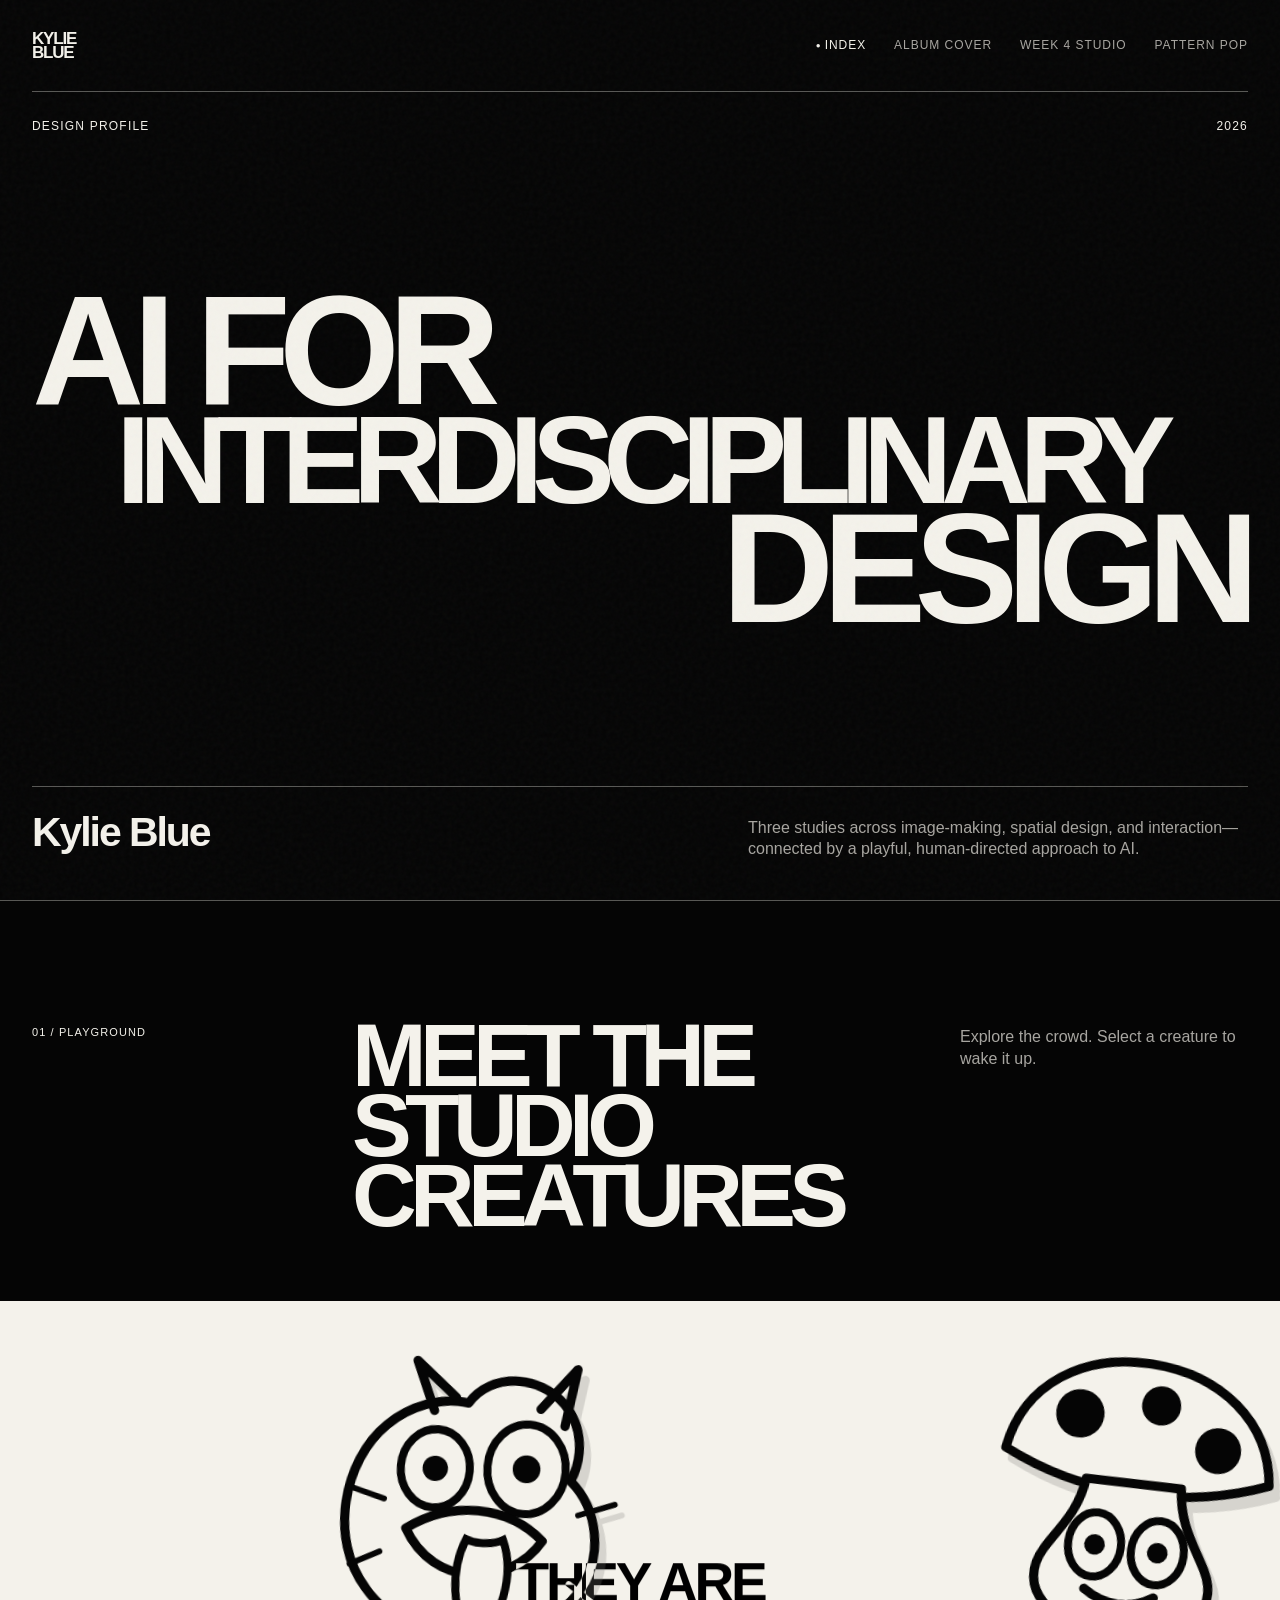
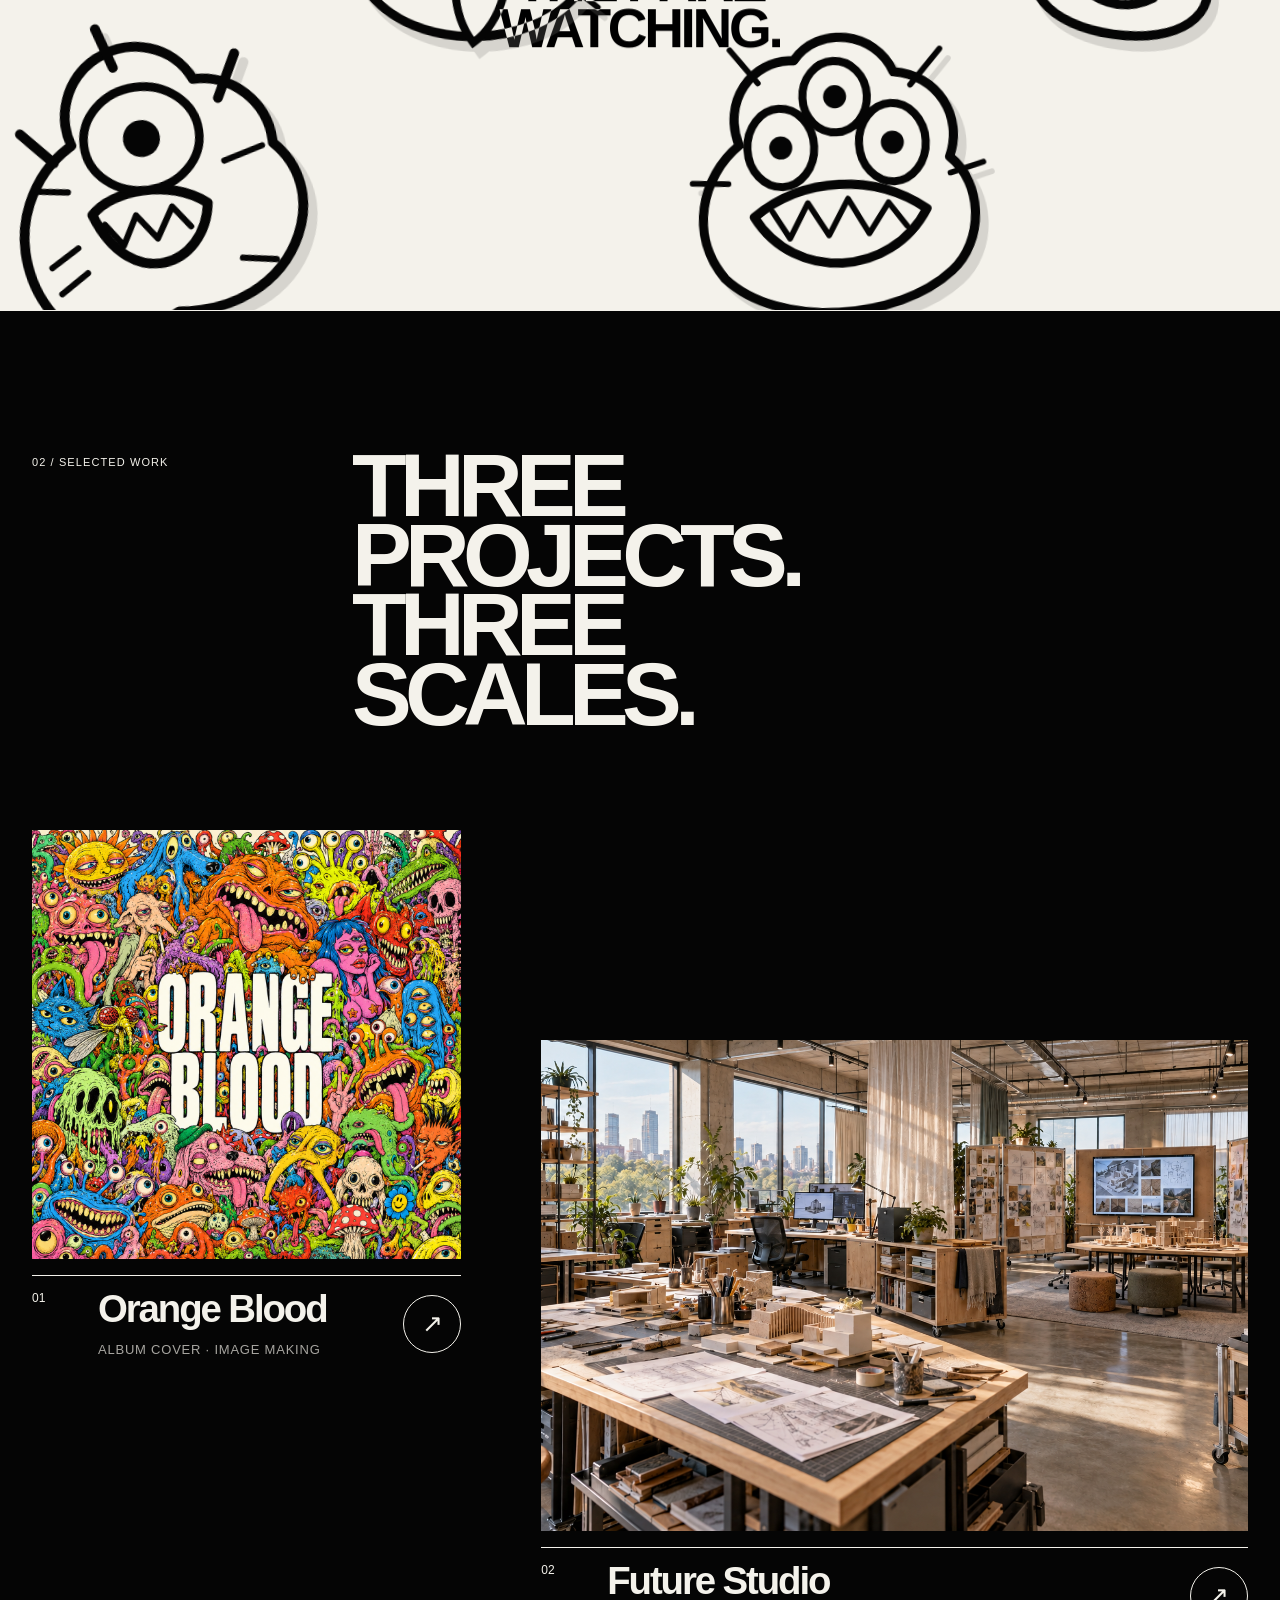
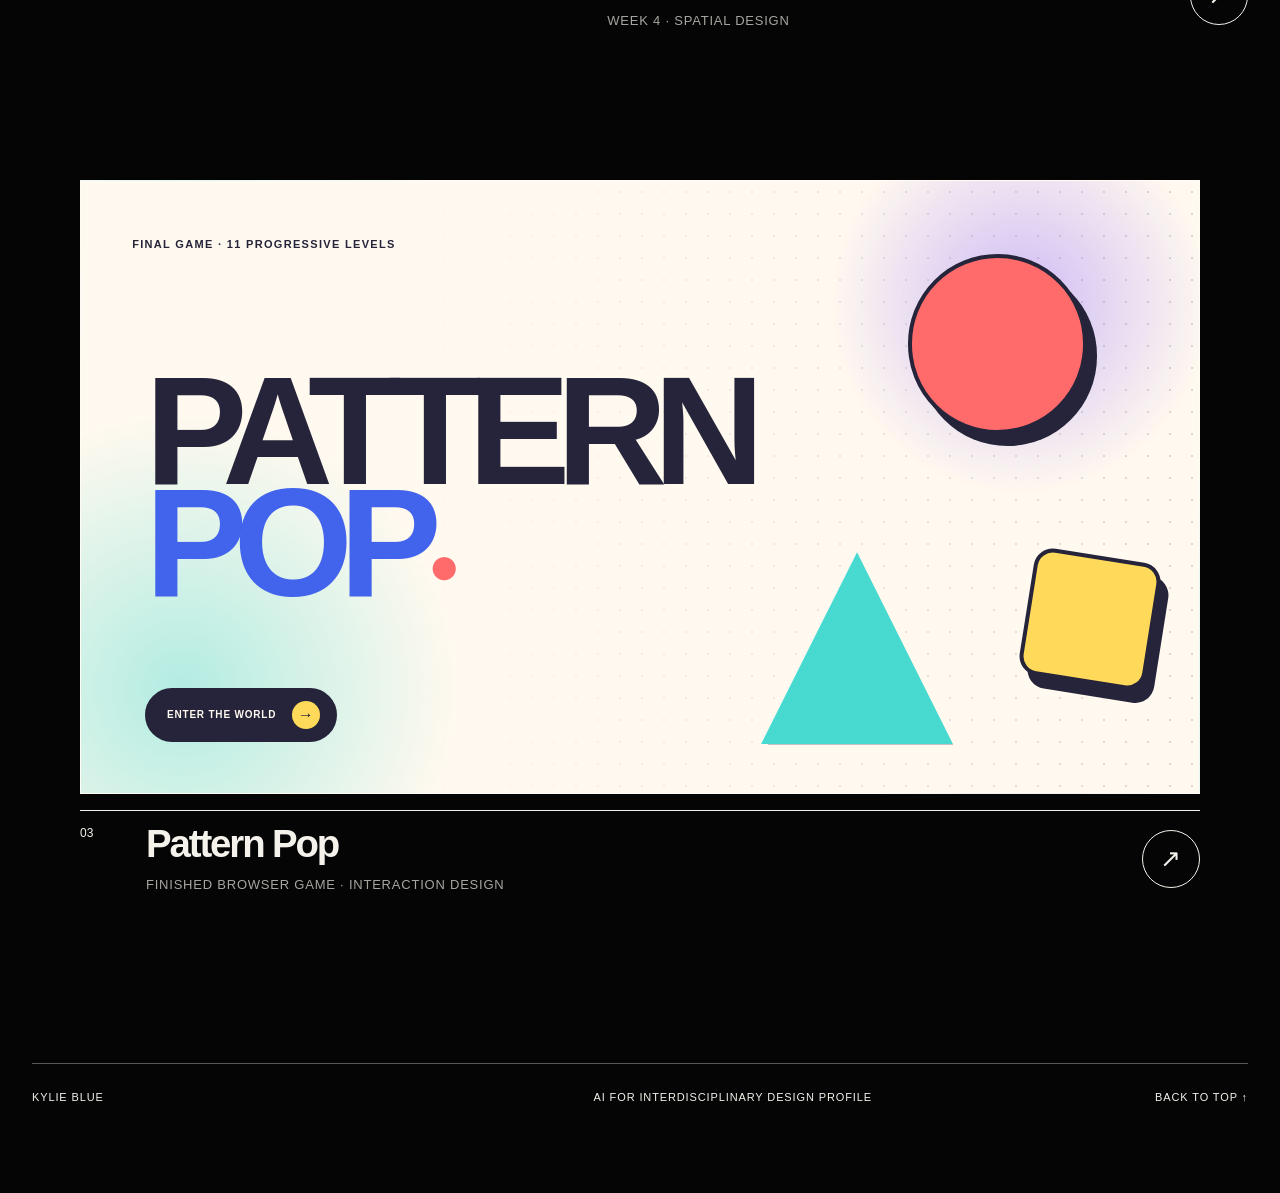
<file: index.html>
<!doctype html>
<html lang="en">
  <head>
    <meta charset="UTF-8" />
    <meta name="viewport" content="width=device-width, initial-scale=1.0" />
    <meta name="description" content="Kylie Blue — AI for Interdisciplinary Design Profile." />
    <title>Kylie Blue — AI for Interdisciplinary Design Profile</title>
    <link rel="stylesheet" href="styles.css" />
    <script src="script.js" defer></script>
  </head>
  <body class="home-page">
    <a class="skip-link" href="#main">Skip to content</a>
    <header class="site-header">
      <a class="wordmark" href="index.html" aria-label="Kylie Blue, home">
        <span>KYLIE</span><span>BLUE</span>
      </a>
      <nav class="site-nav" aria-label="Primary navigation">
        <a class="active" href="index.html">Index</a>
        <a href="album.html">Album cover</a>
        <a href="studio.html">Week 4 studio</a>
        <a href="pattern-pop/week3.html">Pattern Pop</a>
      </nav>
    </header>

    <main id="main">
      <section class="home-hero page-shell" aria-labelledby="home-title">
        <div class="eyebrow"><span>Design profile</span><span>2026</span></div>
        <h1 id="home-title">
          <span>AI FOR</span>
          <span>INTERDISCIPLINARY</span>
          <span>DESIGN</span>
        </h1>
        <div class="hero-footer">
          <p class="display-name">Kylie Blue</p>
          <p class="hero-intro">Three studies across image-making, spatial design, and interaction—connected by a playful, human-directed approach to AI.</p>
        </div>
      </section>

      <section class="monster-section" aria-labelledby="monster-title">
        <div class="section-heading page-shell">
          <p class="section-number">01 / PLAYGROUND</p>
          <h2 id="monster-title">MEET THE<br />STUDIO CREATURES</h2>
          <p>Explore the crowd. Select a creature to wake it up.</p>
        </div>

        <div class="monster-stage" data-monster-stage>
          <p class="monster-message" aria-live="polite">THEY ARE WATCHING.</p>

          <button class="monster monster-one" type="button" data-message="COLOR LIVES INSIDE THE WORK." aria-label="Wake the one-eyed shaggy monster">
            <svg viewBox="0 0 280 290" role="img" aria-hidden="true">
              <path class="monster-fill" d="M52 251c-19-26-24-64-9-95 9-18 20-31 40-42-8-25 3-54 29-67 29-14 64-2 76 27 31 0 58 26 57 60 19 20 24 49 10 77-19 38-62 54-104 48-37 19-76 15-99-8Z"/>
              <path class="monster-line" d="M52 251c-19-26-24-64-9-95 9-18 20-31 40-42-8-25 3-54 29-67 29-14 64-2 76 27 31 0 58 26 57 60 19 20 24 49 10 77-19 38-62 54-104 48-37 19-76 15-99-8Z"/>
              <path class="monster-line" d="M67 126 43 99M206 92l18-34M125 56 115 23M92 172c18-18 66-21 94 3-8 50-71 66-94-3Z"/>
              <ellipse class="eye-white" cx="140" cy="116" rx="47" ry="42"/>
              <circle class="eye-pupil" cx="140" cy="116" r="15"/>
              <path class="monster-line teeth" d="m101 181 13 19 13-23 15 21 15-24 13 18"/>
              <path class="monster-line texture" d="m54 210 23-13m-18 35 23-14m126 5 27 5M75 151l-24-4m153-4 32-8"/>
            </svg>
          </button>

          <button class="monster monster-two" type="button" data-message="THE DESIGNER STILL DECIDES." aria-label="Wake the long-tongued monster">
            <svg viewBox="0 0 300 300" role="img" aria-hidden="true">
              <path class="monster-fill" d="M58 236c-36-40-29-109 6-143 18-18 44-28 69-25 17-28 59-30 83-6 18 18 20 45 11 66 26 22 34 63 16 94-31 53-139 69-185 14Z"/>
              <path class="monster-line" d="M58 236c-36-40-29-109 6-143 18-18 44-28 69-25 17-28 59-30 83-6 18 18 20 45 11 66 26 22 34 63 16 94-31 53-139 69-185 14Z"/>
              <path class="monster-line" d="M104 77 86 35l36 29M196 68l29-37-7 50"/>
              <ellipse class="eye-white" cx="109" cy="127" rx="30" ry="34"/>
              <ellipse class="eye-white" cx="188" cy="121" rx="34" ry="39"/>
              <circle class="eye-pupil" cx="109" cy="127" r="11"/>
              <circle class="eye-pupil" cx="188" cy="121" r="12"/>
              <path class="monster-line" d="M88 181c38-28 87-27 119 1-25 43-91 49-119-1Z"/>
              <path class="tongue" d="M141 186c10 4 25 2 32-2 13 29 5 71-18 91-22-24-25-62-14-89Z"/>
              <path class="monster-line texture" d="m67 157-27-7m196 7 31-12M67 203l-25 13m191 1 27 18"/>
            </svg>
          </button>

          <button class="monster monster-three" type="button" data-message="LOOK CLOSER. THEN LOOK AGAIN." aria-label="Wake the three-eyed monster">
            <svg viewBox="0 0 300 300" role="img" aria-hidden="true">
              <path class="monster-fill" d="M47 236C17 197 31 146 65 121 52 83 79 47 116 50c23-30 72-22 86 14 38 4 59 42 45 76 28 25 26 75-3 99-49 41-153 43-197-3Z"/>
              <path class="monster-line" d="M47 236C17 197 31 146 65 121 52 83 79 47 116 50c23-30 72-22 86 14 38 4 59 42 45 76 28 25 26 75-3 99-49 41-153 43-197-3Z"/>
              <ellipse class="eye-white" cx="101" cy="125" rx="29" ry="34"/>
              <ellipse class="eye-white" cx="198" cy="125" rx="29" ry="34"/>
              <ellipse class="eye-white" cx="150" cy="83" rx="28" ry="31"/>
              <circle class="eye-pupil" cx="101" cy="125" r="10"/>
              <circle class="eye-pupil" cx="198" cy="125" r="10"/>
              <circle class="eye-pupil" cx="150" cy="83" r="10"/>
              <path class="monster-line" d="M75 184c44-33 106-33 150 0-34 58-118 58-150 0Z"/>
              <path class="monster-line teeth" d="m91 180 14 24 17-30 17 29 18-31 17 31 18-26 15 21"/>
              <path class="monster-line texture" d="m54 154-31-2m224 2 29-8M84 68 61 38m155 38 27-30"/>
            </svg>
          </button>

          <button class="monster monster-four" type="button" data-message="MAKE ROOM FOR STRANGE IDEAS." aria-label="Wake the smiling mushroom monster">
            <svg viewBox="0 0 300 300" role="img" aria-hidden="true">
              <path class="monster-fill" d="M35 126C43 68 92 36 151 37c60 1 108 35 115 91-40 17-80 23-116 22-40 1-77-7-115-24Z"/>
              <path class="monster-line" d="M35 126C43 68 92 36 151 37c60 1 108 35 115 91-40 17-80 23-116 22-40 1-77-7-115-24Z"/>
              <path class="monster-fill" d="M108 143c-3 30-17 45-28 65-20 37 13 66 70 66s91-29 70-66c-12-21-26-37-29-67Z"/>
              <path class="monster-line" d="M108 143c-3 30-17 45-28 65-20 37 13 66 70 66s91-29 70-66c-12-21-26-37-29-67Z"/>
              <ellipse class="eye-white" cx="123" cy="199" rx="23" ry="28"/>
              <ellipse class="eye-white" cx="178" cy="199" rx="23" ry="28"/>
              <circle class="eye-pupil" cx="123" cy="199" r="9"/>
              <circle class="eye-pupil" cx="178" cy="199" r="9"/>
              <path class="monster-line" d="M119 238c20 13 42 13 61 0"/>
              <circle class="spot" cx="95" cy="88" r="21"/><circle class="spot" cx="164" cy="72" r="17"/><circle class="spot" cx="218" cy="104" r="20"/>
            </svg>
          </button>
        </div>
      </section>

      <section class="projects-section page-shell" aria-labelledby="projects-title">
        <div class="section-heading projects-heading">
          <p class="section-number">02 / SELECTED WORK</p>
          <h2 id="projects-title">THREE PROJECTS.<br />THREE SCALES.</h2>
        </div>

        <div class="project-list">
          <a class="project-card album-card" href="album.html">
            <div class="project-image-wrap square">
              <img src="orange-blood-album-cover.png" alt="Orange Blood album cover filled with colorful illustrated monsters" />
            </div>
            <div class="project-meta">
              <span>01</span>
              <h3>Orange Blood</h3>
              <p>Album cover · Image making</p>
              <span class="round-arrow" aria-hidden="true">↗</span>
            </div>
          </a>

          <a class="project-card studio-card" href="studio.html">
            <div class="project-image-wrap landscape">
              <img src="future-space/renders/05_future_studio_concept-no-people.png" alt="Sunlit interdisciplinary design studio with worktables, models, and movable boards" />
            </div>
            <div class="project-meta">
              <span>02</span>
              <h3>Future Studio</h3>
              <p>Week 4 · Spatial design</p>
              <span class="round-arrow" aria-hidden="true">↗</span>
            </div>
          </a>

          <a class="project-card pattern-card" href="pattern-pop/week3.html">
            <div class="project-image-wrap pattern-preview" role="img" aria-label="Pattern Pop browser game with colorful geometric shapes">
              <span class="preview-kicker">Final game · 11 progressive levels</span>
              <strong><span>PATTERN</span><span>POP<i>●</i></span></strong>
              <span class="preview-shape preview-circle" aria-hidden="true"></span>
              <span class="preview-shape preview-triangle" aria-hidden="true"></span>
              <span class="preview-shape preview-square" aria-hidden="true"></span>
              <span class="preview-enter">Enter the world <i aria-hidden="true">→</i></span>
            </div>
            <div class="project-meta">
              <span>03</span>
              <h3>Pattern Pop</h3>
              <p>Finished browser game · Interaction design</p>
              <span class="round-arrow" aria-hidden="true">↗</span>
            </div>
          </a>
        </div>
      </section>
    </main>

    <footer class="site-footer page-shell">
      <p>KYLIE BLUE</p>
      <p>AI FOR INTERDISCIPLINARY DESIGN PROFILE</p>
      <a href="#main">BACK TO TOP ↑</a>
    </footer>
  </body>
</html>
</file>
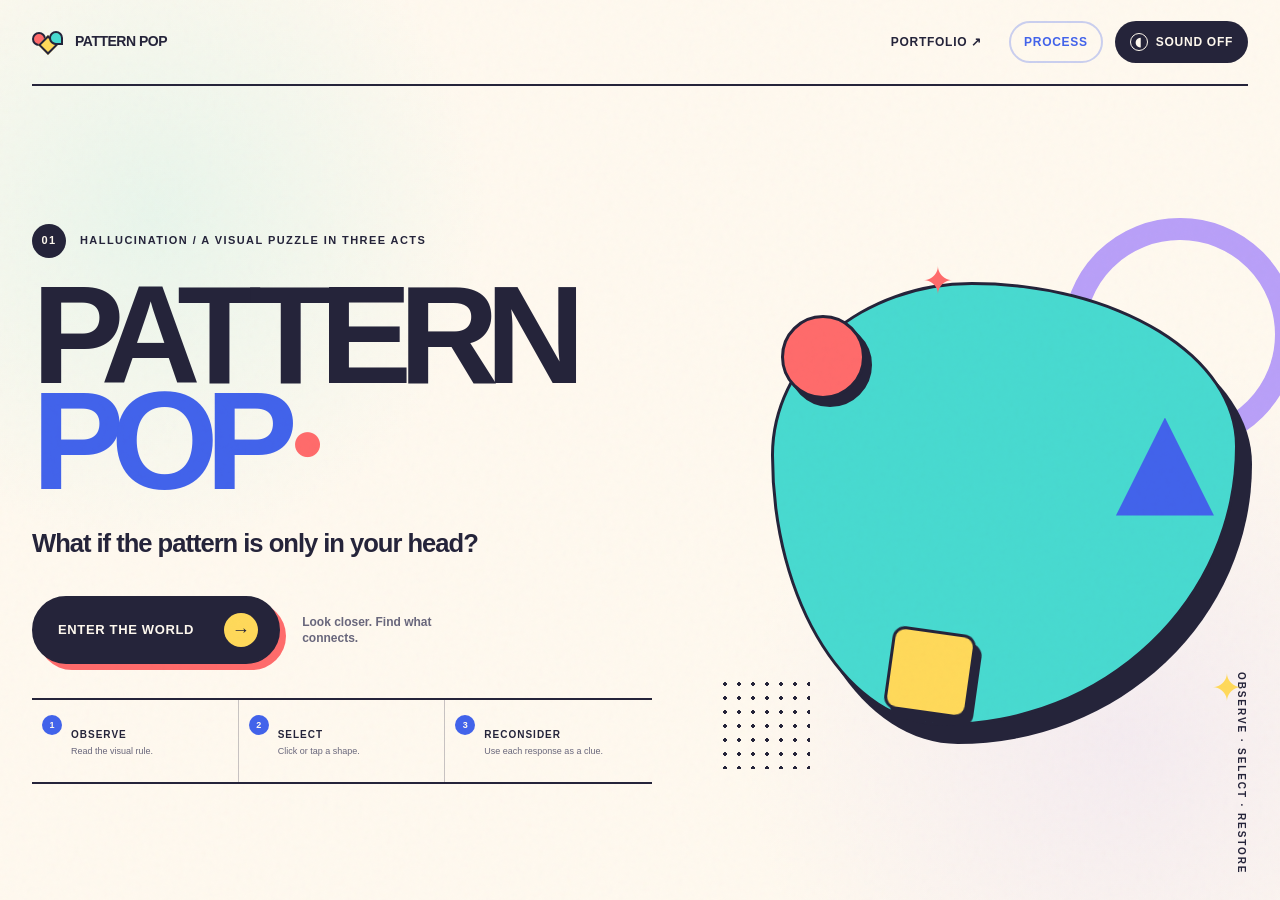
<file: pattern-pop/index.html>
<!doctype html>
<html lang="en">
  <head>
    <meta charset="UTF-8" />
    <meta name="viewport" content="width=device-width, initial-scale=1.0" />
    <meta name="theme-color" content="#FFF9EF" />
    <meta name="description" content="Pattern Pop — a three-stage visual puzzle about perception, invented patterns, and hallucination." />
    <title>Pattern Pop</title>
    <link rel="stylesheet" href="styles.css" />
    <script src="script.js" defer></script>
  </head>
  <body>
    <a class="skip-link" href="#game">Skip to game</a>

    <div class="world" id="game" aria-live="polite">
      <header class="topbar">
        <button class="brand" type="button" data-action="home" aria-label="Return to Pattern Pop start screen">
          <span class="brand-mark" aria-hidden="true"><i></i><i></i><i></i></span>
          <span>PATTERN POP</span>
        </button>

        <div class="game-controls">
          <a class="control-button portfolio-control" href="../index.html">Portfolio ↗</a>
          <button class="control-button process-control" type="button" data-action="process">Process</button>
          <button class="control-button restart-control is-hidden" type="button" data-action="restart">
            <span aria-hidden="true">↻</span> Restart
          </button>
          <button class="control-button sound-control" type="button" data-action="sound" aria-pressed="false" aria-label="Turn sound on">
            <span class="sound-icon" aria-hidden="true">◖</span>
            <span class="sound-label">Sound off</span>
          </button>
        </div>
      </header>

      <main class="screen-container">
        <section class="screen opening-screen is-active" data-screen="opening" aria-labelledby="opening-title">
          <div class="opening-copy">
            <p class="kicker"><span>01</span> Hallucination / a visual puzzle in three acts</p>
            <h1 id="opening-title" tabindex="-1"><span>PATTERN</span><span>POP<i aria-hidden="true">●</i></span></h1>
            <p class="tagline">What if the pattern is only in your head?</p>
            <div class="opening-actions">
              <button class="primary-button" type="button" data-action="start">
                <span>Enter the world</span><span aria-hidden="true">→</span>
              </button>
              <p>Look closer. Find what connects.</p>
            </div>
            <ol class="how-to-play" aria-label="How to play">
              <li><span>1</span><strong>Observe</strong><small>Read the visual rule.</small></li>
              <li><span>2</span><strong>Select</strong><small>Click or tap a shape.</small></li>
              <li><span>3</span><strong>Reconsider</strong><small>Use each response as a clue.</small></li>
            </ol>
          </div>

          <div class="hero-art" aria-hidden="true">
            <div class="art-orbit orbit-one"><span class="shape shape-circle coral"></span></div>
            <div class="art-orbit orbit-two"><span class="shape shape-triangle cobalt"></span></div>
            <div class="art-orbit orbit-three"><span class="shape shape-square yellow"></span></div>
            <div class="hero-blob turquoise"></div>
            <div class="hero-ring"></div>
            <div class="hero-dot-grid"></div>
            <span class="spark spark-one">✦</span><span class="spark spark-two">✦</span>
          </div>

          <p class="opening-footnote">Observe · Select · Restore</p>
        </section>

        <section class="screen puzzle-screen" data-screen="puzzle" aria-labelledby="stage-title">
          <div class="stage-intro">
            <p class="stage-counter" id="stage-counter">01 / 03</p>
            <div>
              <p class="stage-kicker" id="stage-kicker"></p>
              <h2 id="stage-title" tabindex="-1"></h2>
            </div>
            <p class="stage-narrative" id="stage-narrative"></p>
          </div>

          <div class="puzzle-card" id="puzzle-card">
            <div class="card-topline">
              <p id="puzzle-instruction"></p>
              <span class="pattern-badge" id="pattern-badge">Repeat</span>
            </div>
            <div class="puzzle-board" id="puzzle-board"></div>
            <div class="feedback" id="feedback" role="status" aria-live="assertive">
              <span class="feedback-icon" aria-hidden="true">✦</span>
              <span class="feedback-text">Take your time. The pattern is waiting.</span>
            </div>
          </div>

          <div class="stage-progress" aria-label="Game progress">
            <span class="progress-line"><i id="progress-fill"></i></span>
            <span id="progress-label">World restored: 0%</span>
          </div>
        </section>

        <section class="screen ending-screen" data-screen="ending" aria-labelledby="ending-title">
          <div class="ending-art">
            <button class="ending-sun" type="button" data-action="secret" aria-label="Touch the glowing center to reveal a hidden ending">
              <span aria-hidden="true">?</span>
            </button>
            <div class="ending-orbit" aria-hidden="true"></div>
            <span class="ending-shape e-one shape shape-circle coral" aria-hidden="true"></span>
            <span class="ending-shape e-two shape shape-triangle cobalt" aria-hidden="true"></span>
            <span class="ending-shape e-three shape shape-square yellow" aria-hidden="true"></span>
            <span class="ending-shape e-four shape shape-diamond lavender" aria-hidden="true"></span>
            <span class="ending-shape e-five shape shape-circle turquoise" aria-hidden="true"></span>
            <span class="ending-spark" aria-hidden="true">✦</span>
            <p class="secret-hint">A final shape is still watching. Touch the center.</p>
          </div>

          <div class="ending-copy">
            <p class="kicker"><span>03</span> The world is in tune</p>
            <h2 id="ending-title" tabindex="-1">EVERY PATTERN<br />HAS A <em>STORY.</em></h2>
            <p class="ending-message">You found the connections hiding in plain sight. But were they always there?</p>
            <div class="secret-reward" hidden role="status">
              <span>Hidden ending found</span>
              <strong>THE PATTERN WAS YOU.</strong>
              <p>Your mind turned noise into order. That is the hallucination.</p>
            </div>
            <div class="ending-actions">
              <button class="primary-button" type="button" data-action="play-again">
                <span>Play again</span><span aria-hidden="true">↻</span>
              </button>
              <button class="text-button" type="button" data-action="home">Back to start</button>
            </div>
          </div>
        </section>
      </main>

      <div class="transition-wipe" aria-hidden="true"><span></span><span></span><span></span></div>
    </div>

    <dialog class="process-dialog" id="process-note" aria-labelledby="process-title">
      <div class="process-card">
        <div class="process-heading">
          <div><p>Final revision / Week 3</p><h2 id="process-title">Process note</h2></div>
          <button type="button" data-action="close-process" aria-label="Close process note">×</button>
        </div>
        <div class="process-grid">
          <article><span>01 / Feedback + testing</span><p>I focused on the instructor’s request for a more memorable payoff after the final level. Self-testing also exposed two weak points: the first action was not stated clearly enough, and the original ending stopped too abruptly.</p></article>
          <article><span>02 / Changes</span><p>I added a three-step “observe, select, reconsider” guide, sharpened the response copy, connected all three stages to perception, and built a discoverable hidden ending. The reward reframes the solved patterns as something the player’s mind may have invented.</p></article>
          <article><span>03 / AI + my decisions</span><p>I used ChatGPT/Codex to audit the interaction flow, refine accessible HTML/CSS/JavaScript, and test responsive behavior. I chose the concept, three-stage scope, visual system, puzzle rules, pacing, wording, and the final hidden-reward direction.</p></article>
        </div>
        <button class="primary-button process-close" type="button" data-action="close-process"><span>Return to game</span><span aria-hidden="true">→</span></button>
      </div>
    </dialog>
  </body>
</html>
</file>
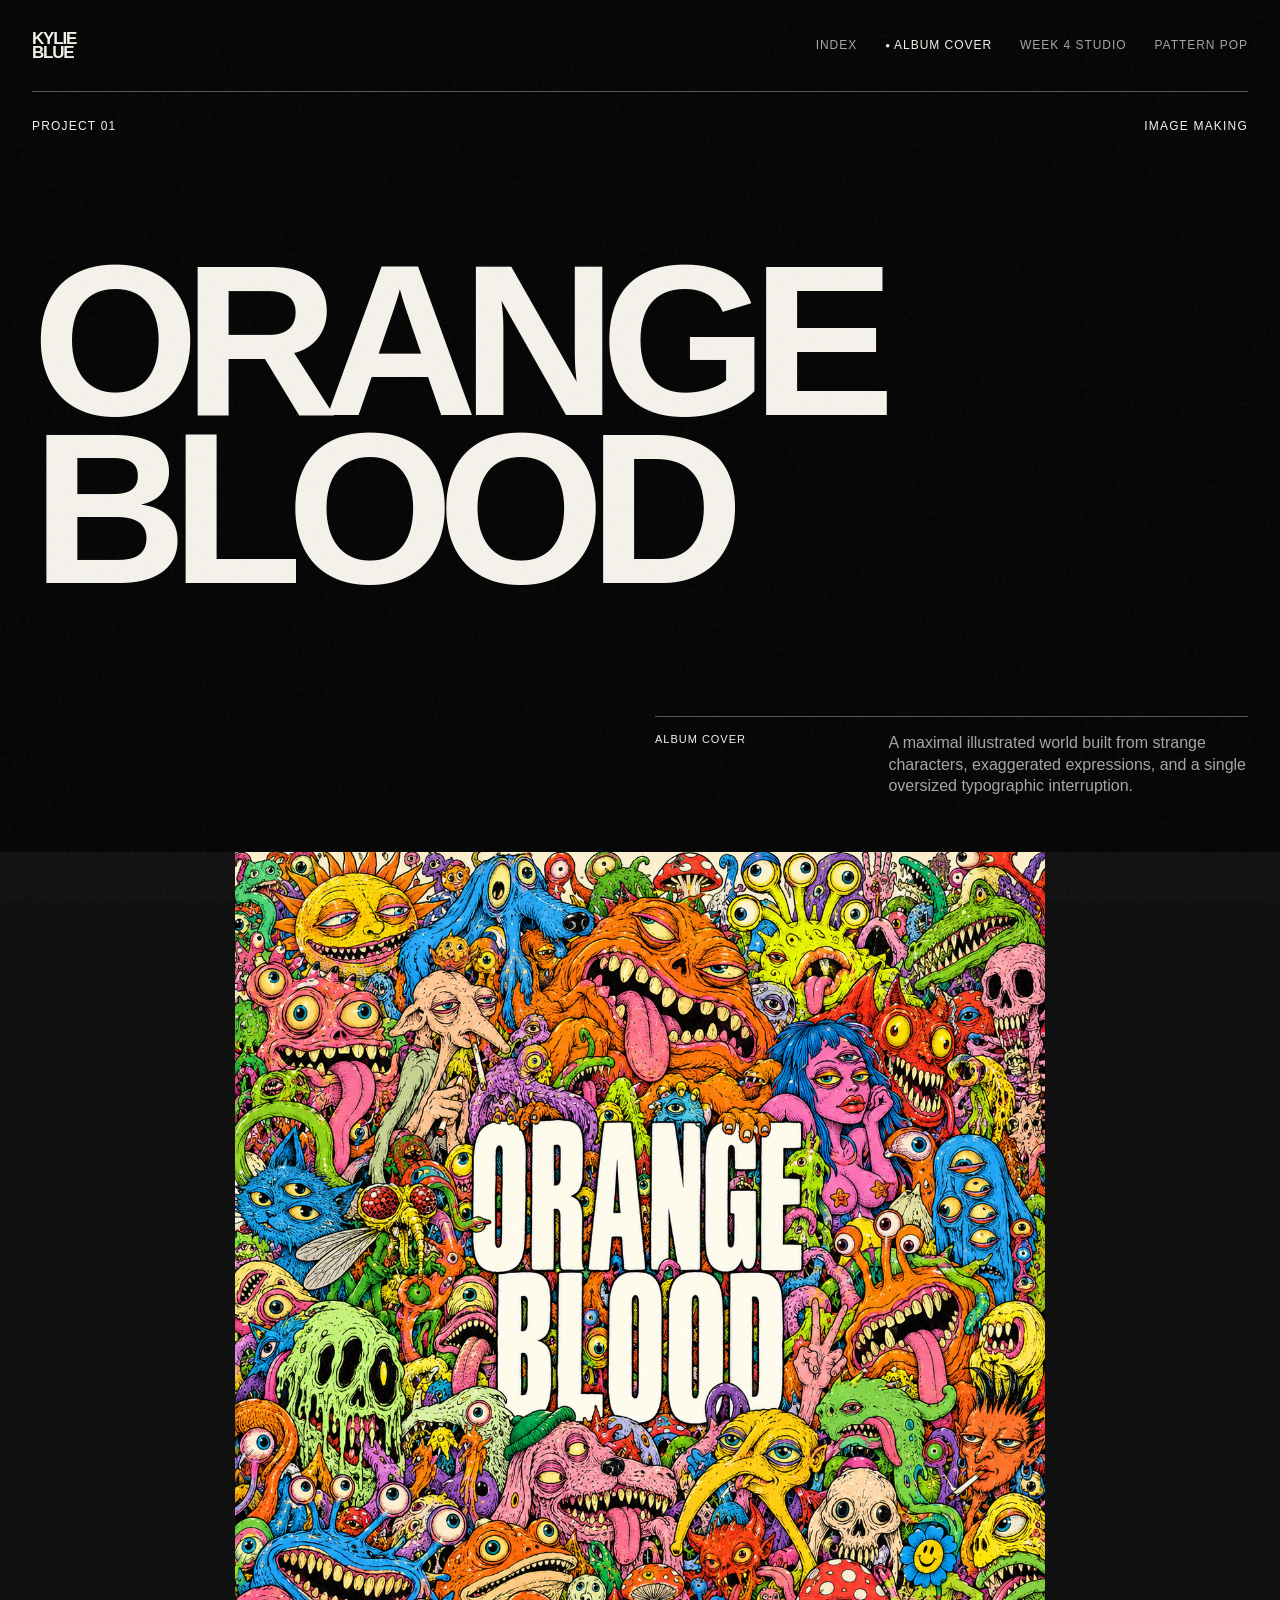
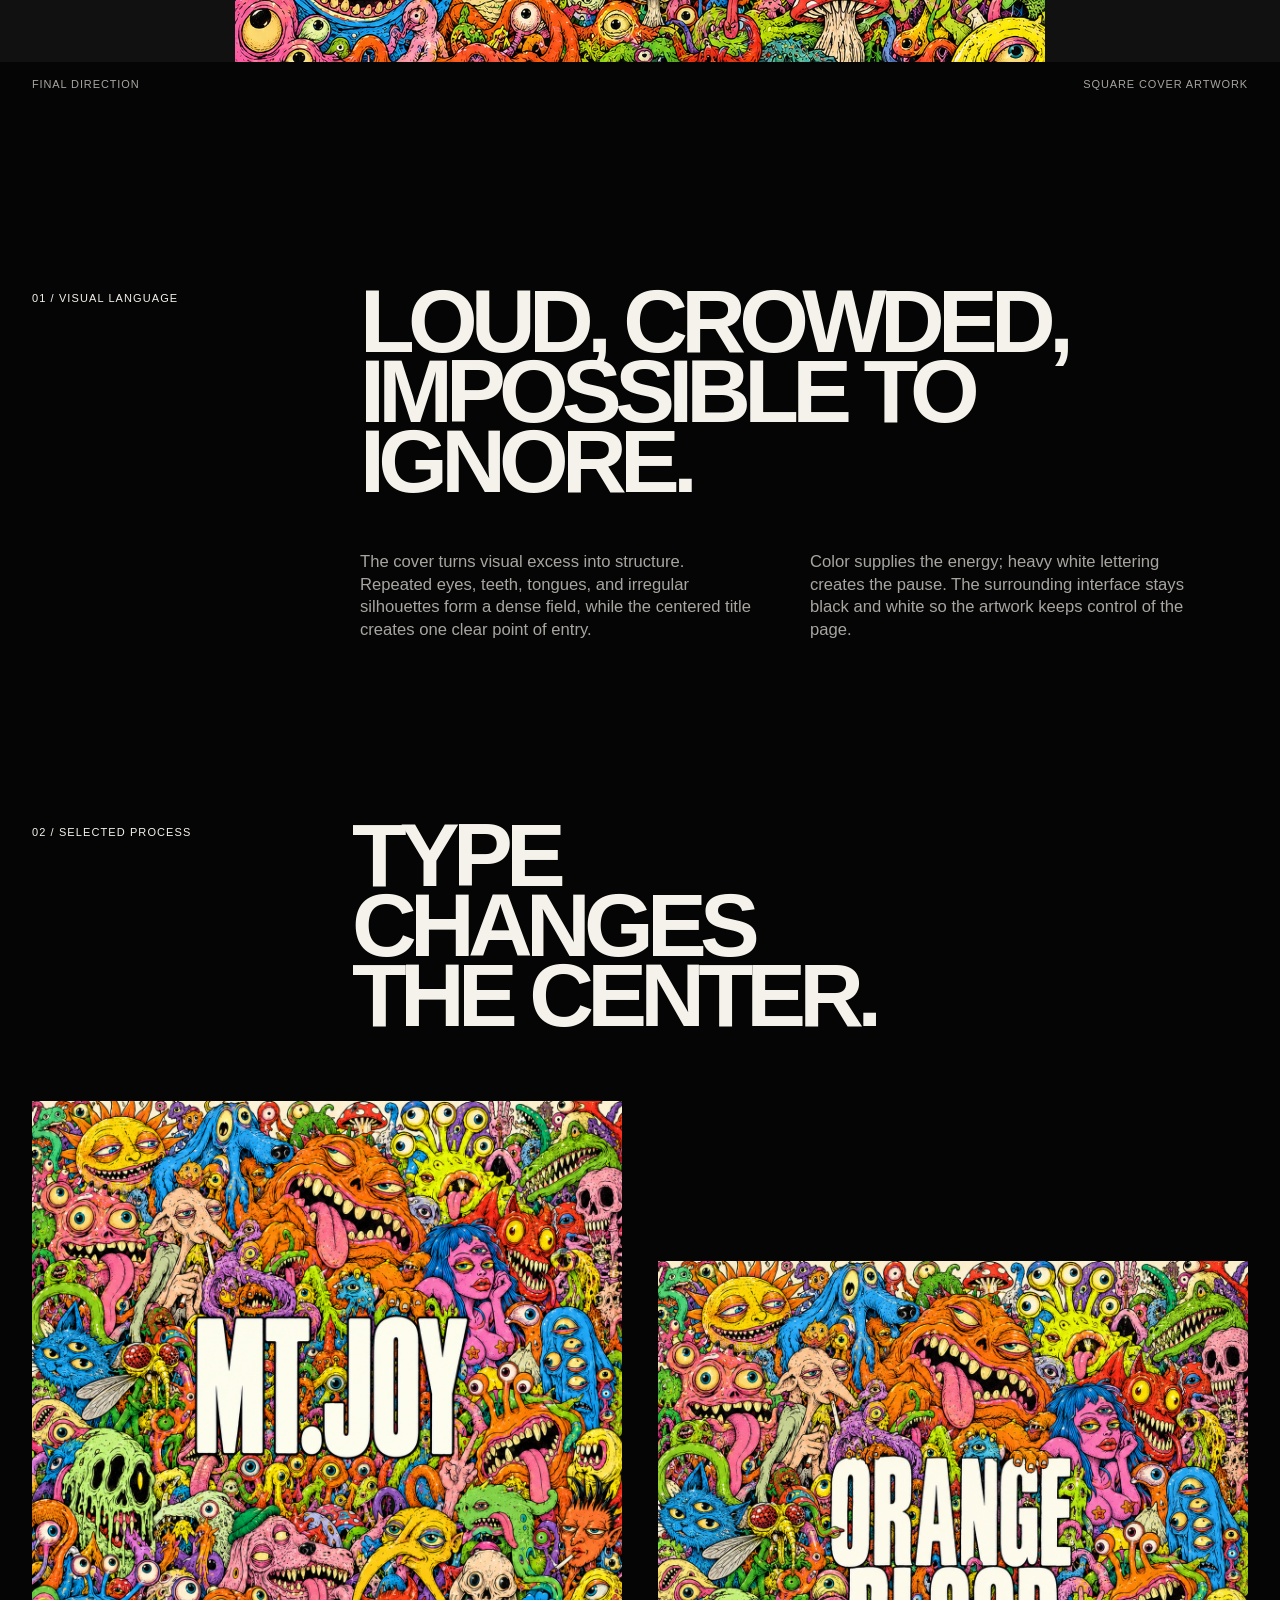
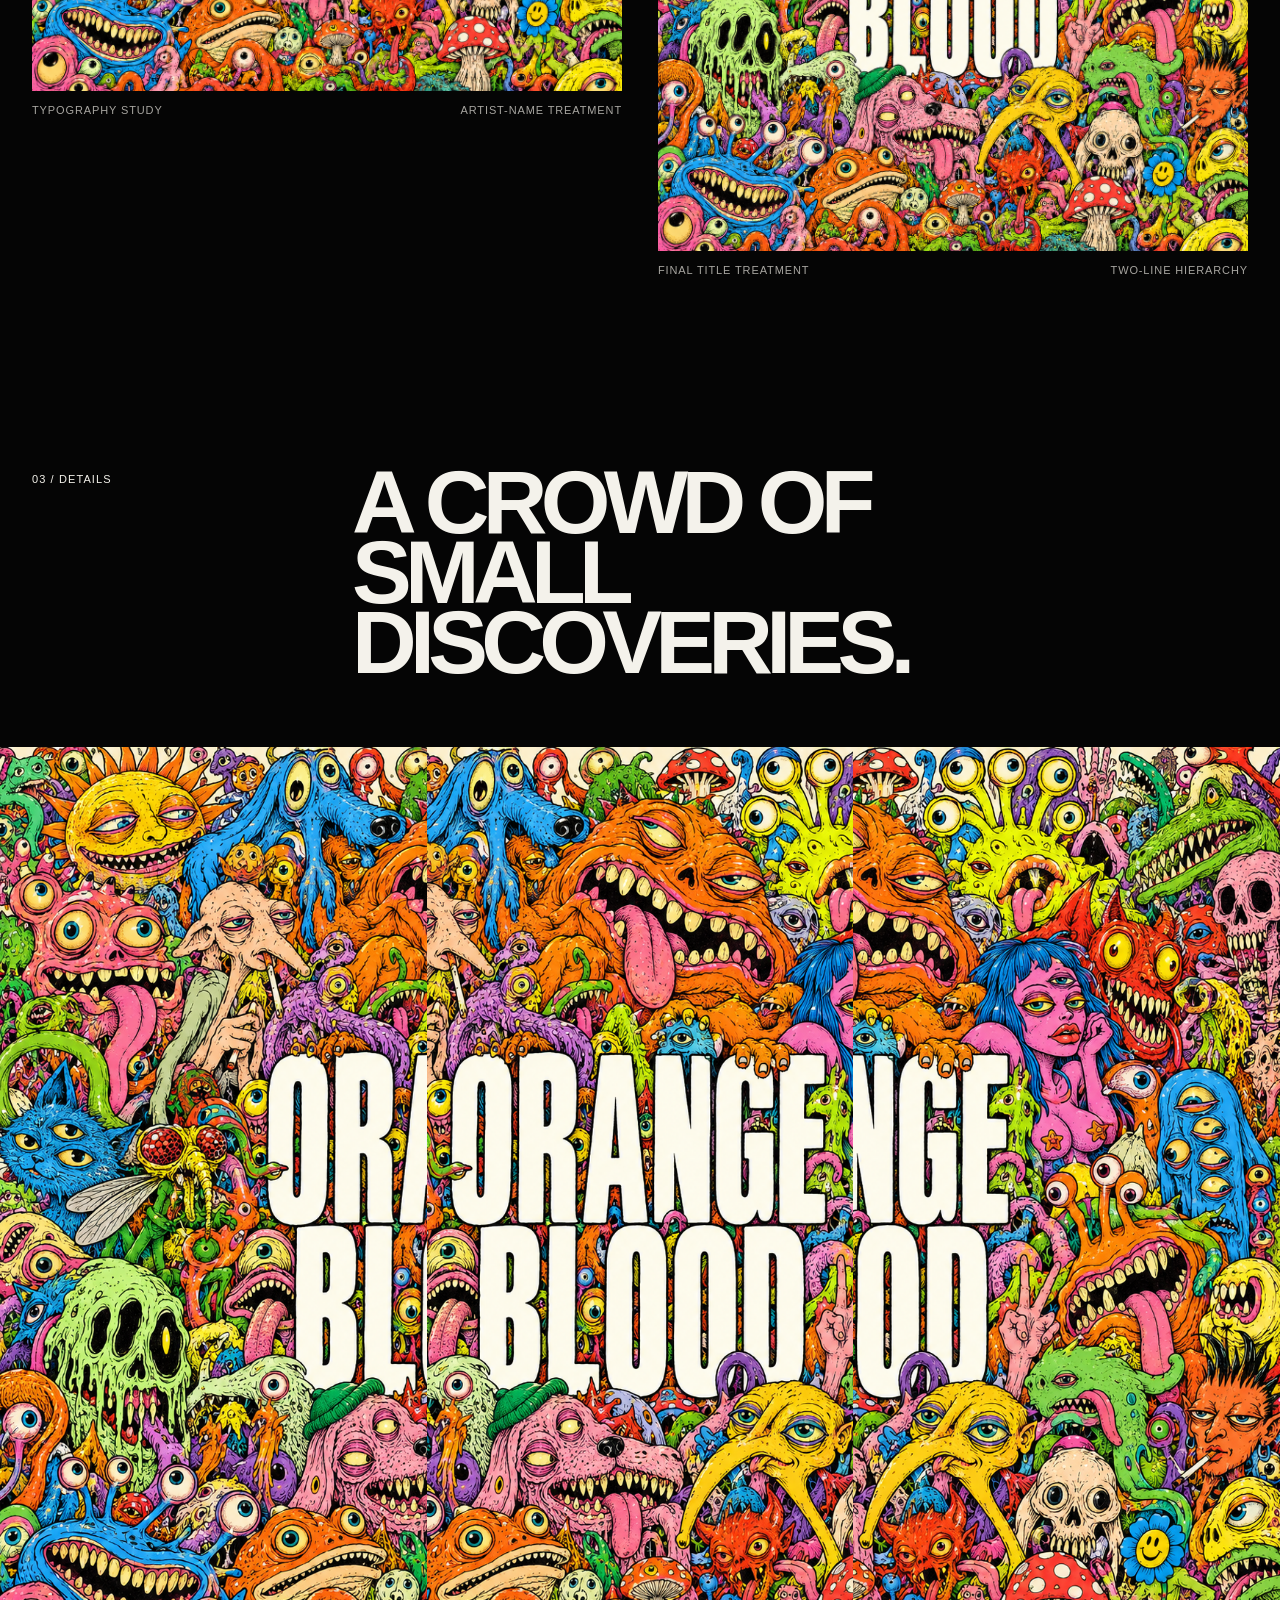
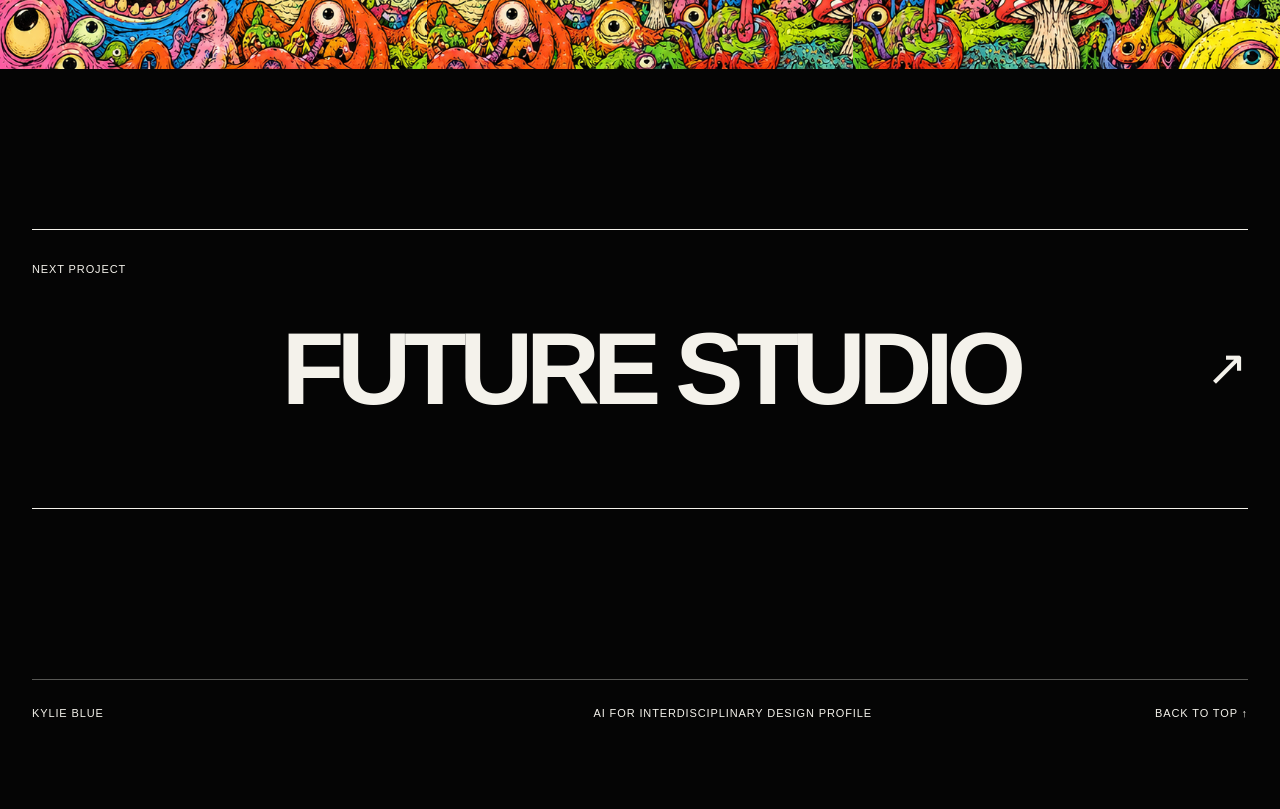
<file: album.html>
<!doctype html>
<html lang="en">
  <head>
    <meta charset="UTF-8" />
    <meta name="viewport" content="width=device-width, initial-scale=1.0" />
    <meta name="description" content="Orange Blood album cover project by Kylie Blue." />
    <title>Orange Blood — Kylie Blue</title>
    <link rel="stylesheet" href="styles.css" />
    <script src="script.js" defer></script>
  </head>
  <body class="project-page album-page">
    <a class="skip-link" href="#main">Skip to content</a>
    <header class="site-header">
      <a class="wordmark" href="index.html" aria-label="Kylie Blue, home"><span>KYLIE</span><span>BLUE</span></a>
      <nav class="site-nav" aria-label="Primary navigation">
        <a href="index.html">Index</a>
        <a class="active" href="album.html">Album cover</a>
        <a href="studio.html">Week 4 studio</a>
        <a href="pattern-pop/proposal.html">Pattern Pop</a>
      </nav>
    </header>

    <main id="main">
      <header class="project-hero page-shell">
        <div class="eyebrow"><span>Project 01</span><span>Image making</span></div>
        <h1>ORANGE<br />BLOOD</h1>
        <div class="project-summary">
          <p class="project-kicker">Album cover</p>
          <p>A maximal illustrated world built from strange characters, exaggerated expressions, and a single oversized typographic interruption.</p>
        </div>
      </header>

      <figure class="full-artwork reveal">
        <img src="orange-blood-album-cover.png" alt="Final Orange Blood album cover with white title surrounded by colorful monsters" />
        <figcaption class="page-shell"><span>Final direction</span><span>Square cover artwork</span></figcaption>
      </figure>

      <section class="project-text page-shell reveal" aria-labelledby="language-title">
        <p class="section-number">01 / VISUAL LANGUAGE</p>
        <h2 id="language-title">LOUD, CROWDED,<br />IMPOSSIBLE TO IGNORE.</h2>
        <div class="text-columns">
          <p>The cover turns visual excess into structure. Repeated eyes, teeth, tongues, and irregular silhouettes form a dense field, while the centered title creates one clear point of entry.</p>
          <p>Color supplies the energy; heavy white lettering creates the pause. The surrounding interface stays black and white so the artwork keeps control of the page.</p>
        </div>
      </section>

      <section class="process-section page-shell" aria-labelledby="process-title">
        <div class="section-heading reveal">
          <p class="section-number">02 / SELECTED PROCESS</p>
          <h2 id="process-title">TYPE CHANGES<br />THE CENTER.</h2>
        </div>
        <div class="process-grid">
          <figure class="process-main reveal">
            <img src="mtjoy-album-cover.png" alt="Alternate album cover typography reading MT.JOY over the monster illustration" />
            <figcaption><span>Typography study</span><span>Artist-name treatment</span></figcaption>
          </figure>
          <figure class="process-main reveal">
            <img src="orange-blood-album-cover.png" alt="Final album title treatment reading Orange Blood" />
            <figcaption><span>Final title treatment</span><span>Two-line hierarchy</span></figcaption>
          </figure>
        </div>
      </section>

      <section class="detail-section" aria-labelledby="detail-title">
        <div class="section-heading page-shell reveal">
          <p class="section-number">03 / DETAILS</p>
          <h2 id="detail-title">A CROWD OF<br />SMALL DISCOVERIES.</h2>
        </div>
        <div class="detail-strip">
          <figure class="detail-crop detail-one reveal"><img src="orange-blood-album-cover.png" alt="Detail of illustrated monsters from the album cover" /></figure>
          <figure class="detail-crop detail-two reveal"><img src="orange-blood-album-cover.png" alt="Detail of eyes and creatures from the album cover" /></figure>
          <figure class="detail-crop detail-three reveal"><img src="orange-blood-album-cover.png" alt="Detail of mushrooms and monsters from the album cover" /></figure>
        </div>
      </section>

      <a class="next-project" href="studio.html">
        <span>Next project</span>
        <strong>FUTURE STUDIO</strong>
        <span aria-hidden="true">↗</span>
      </a>
    </main>

    <footer class="site-footer page-shell"><p>KYLIE BLUE</p><p>AI FOR INTERDISCIPLINARY DESIGN PROFILE</p><a href="#main">BACK TO TOP ↑</a></footer>
  </body>
</html>
</file>
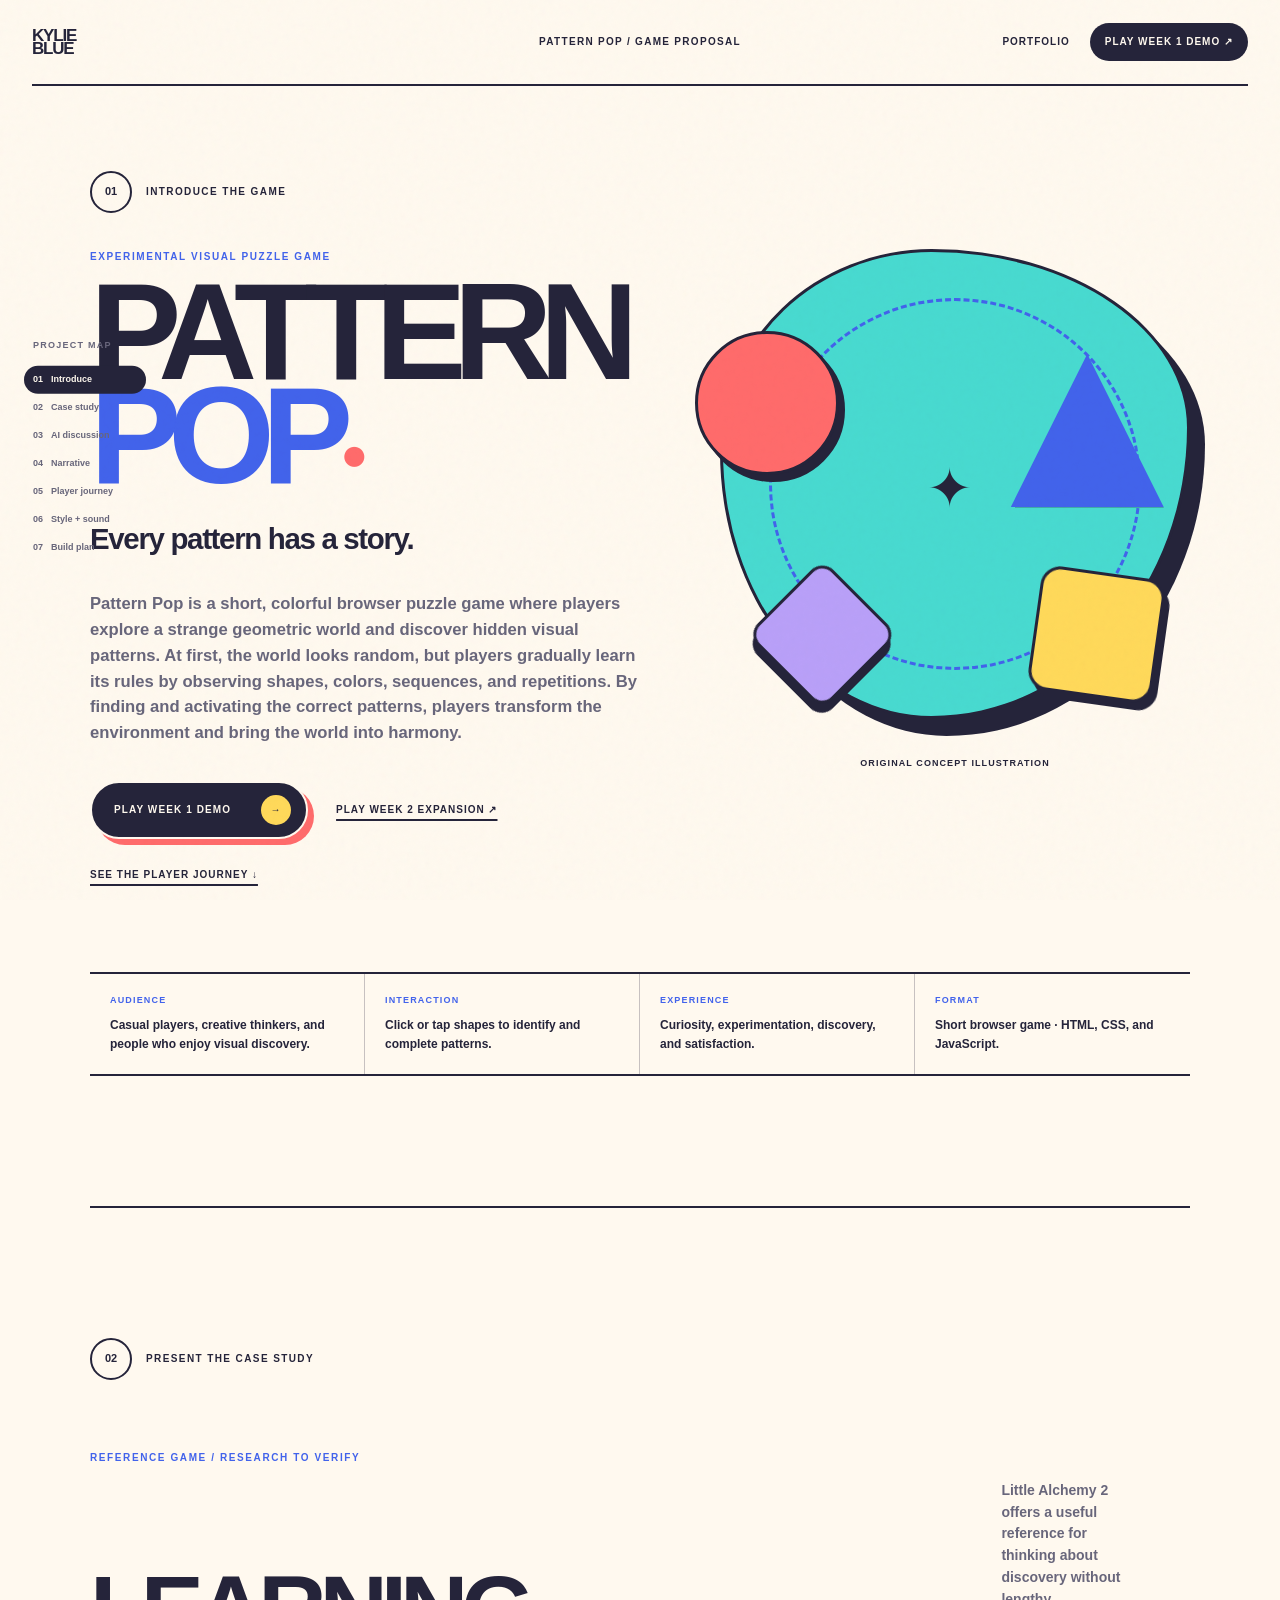
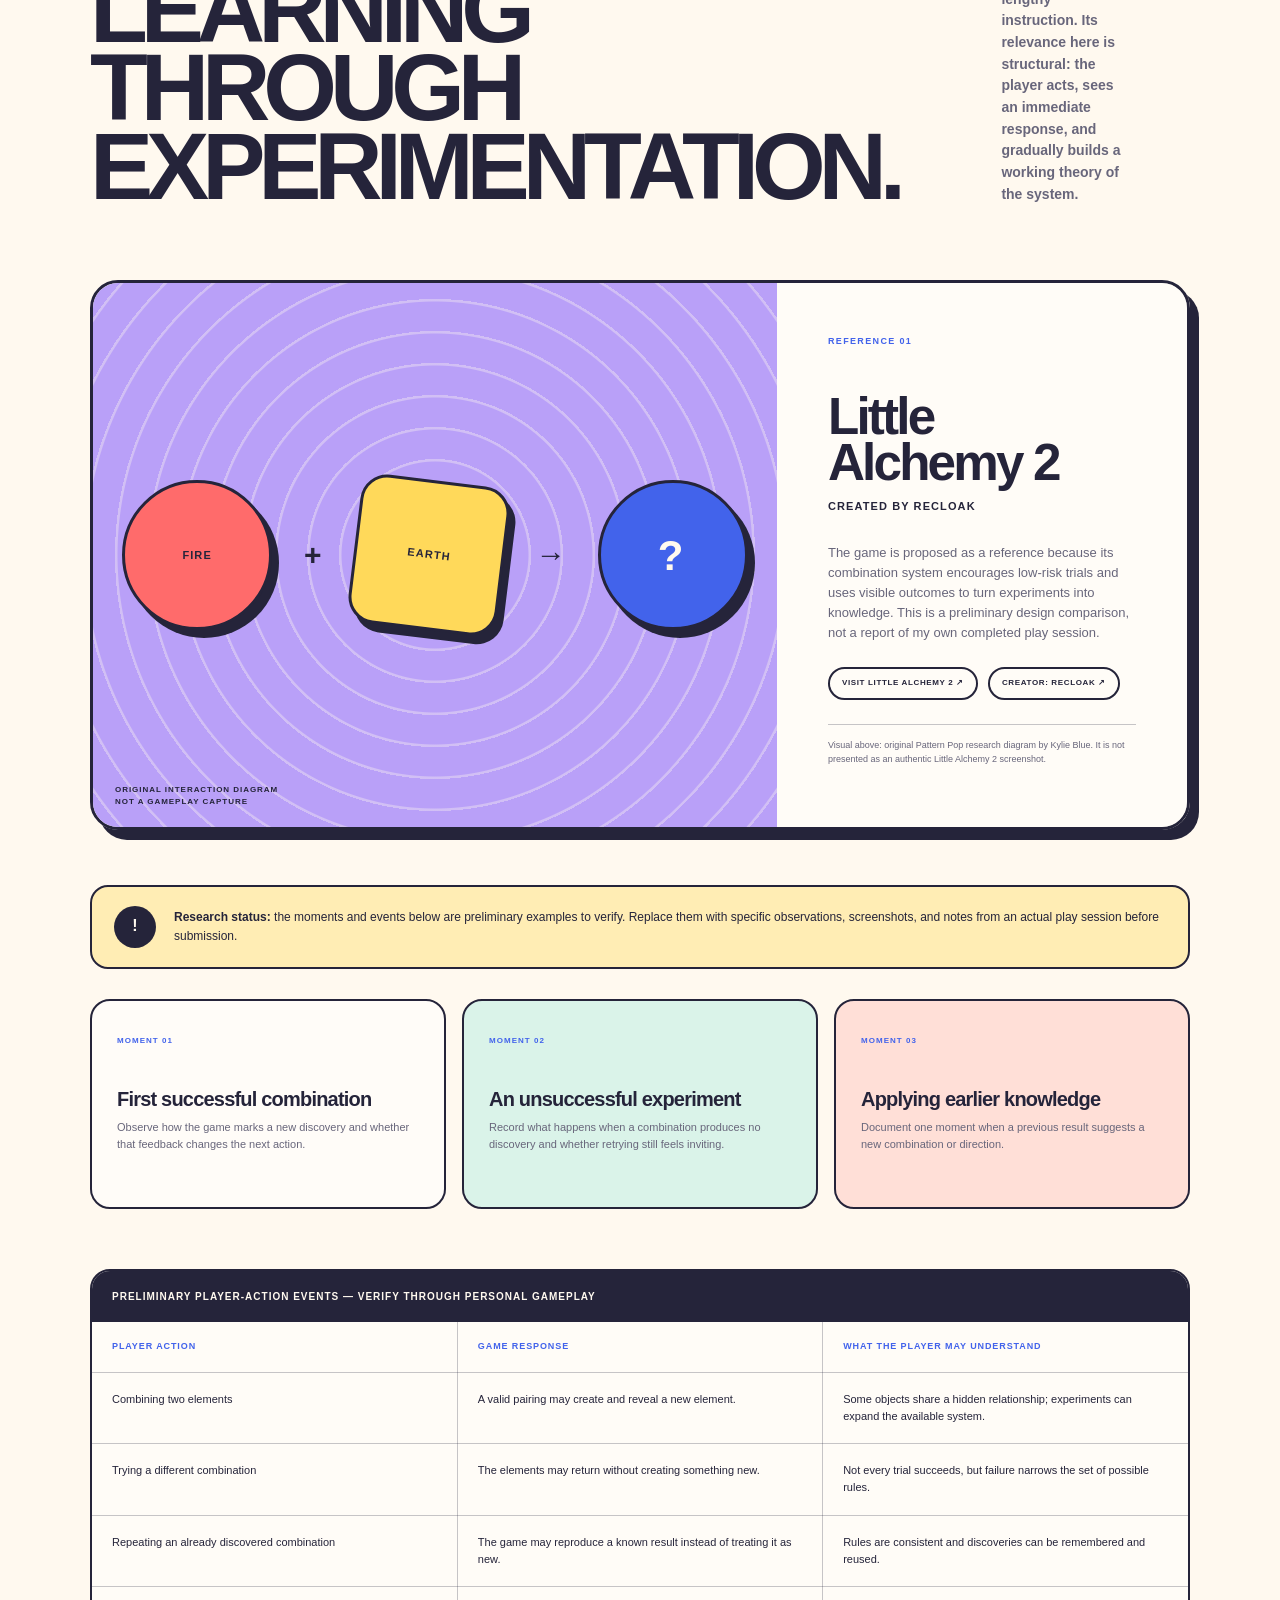
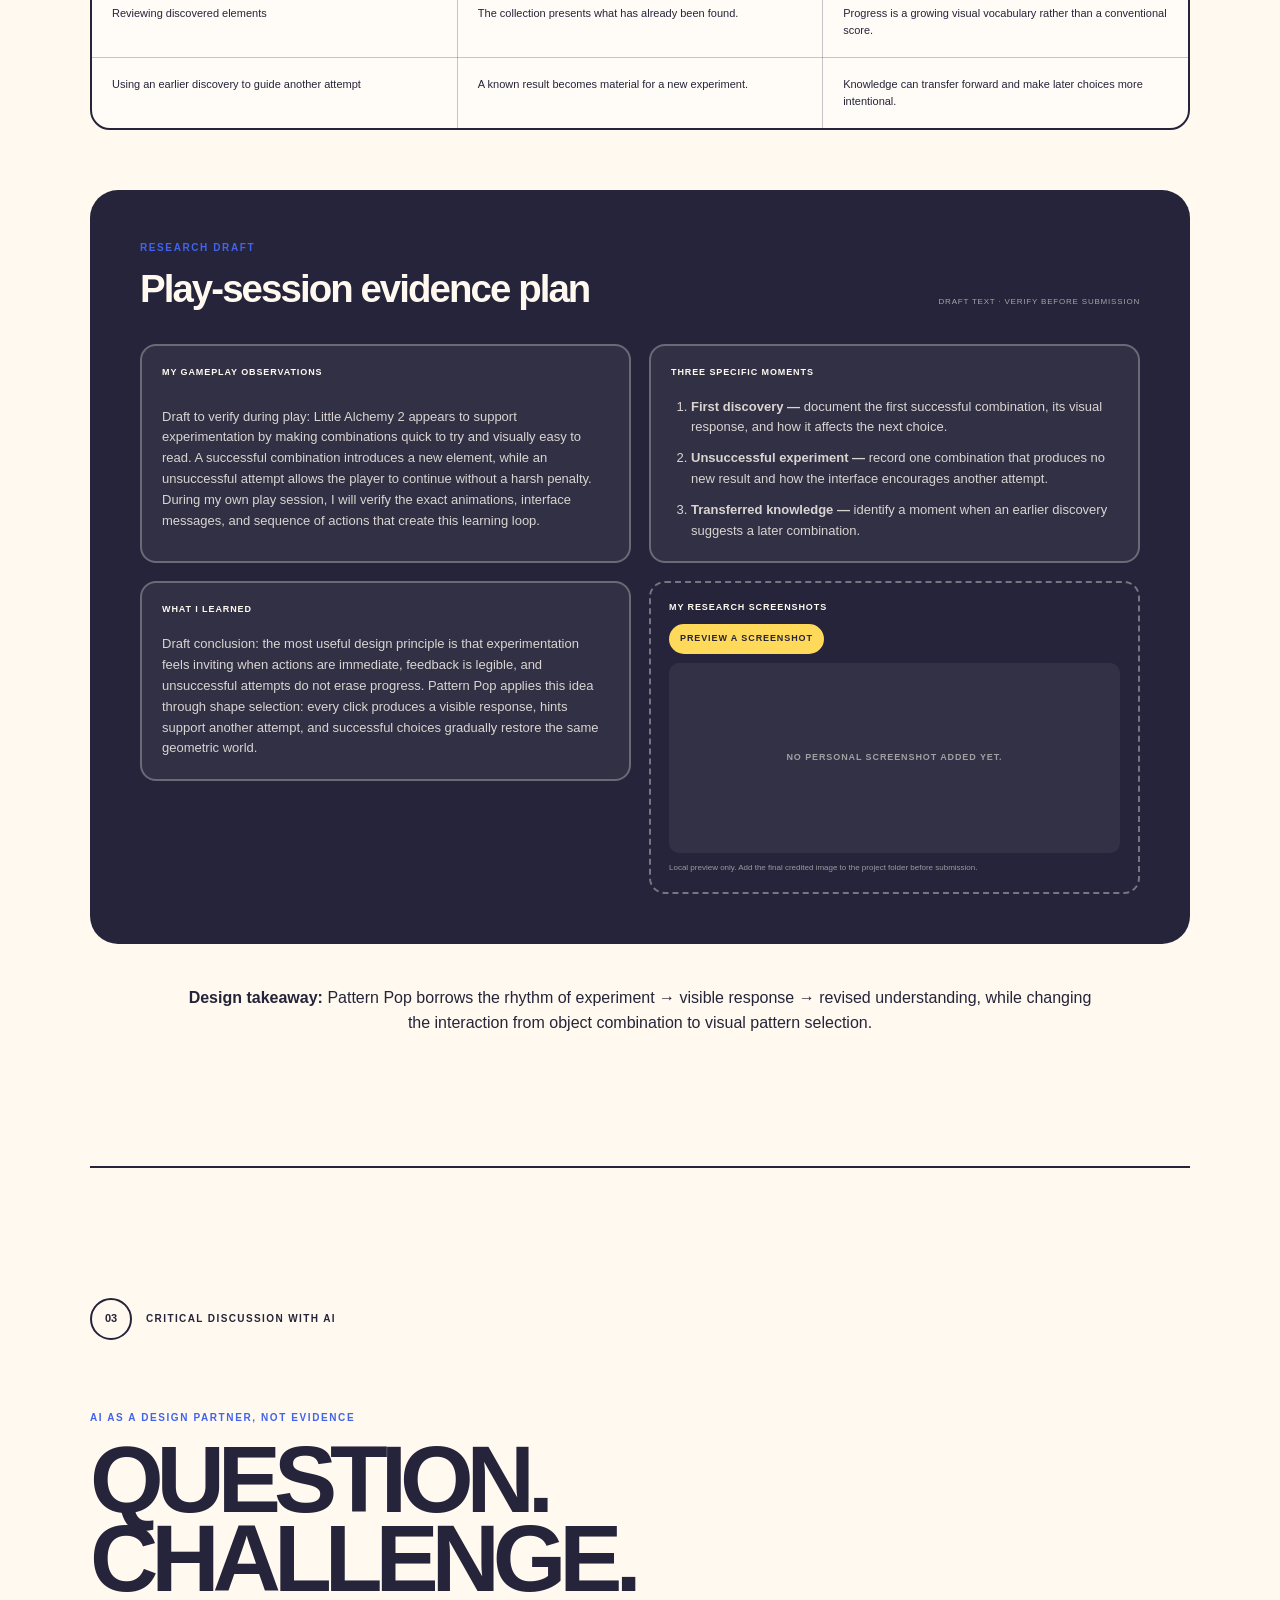
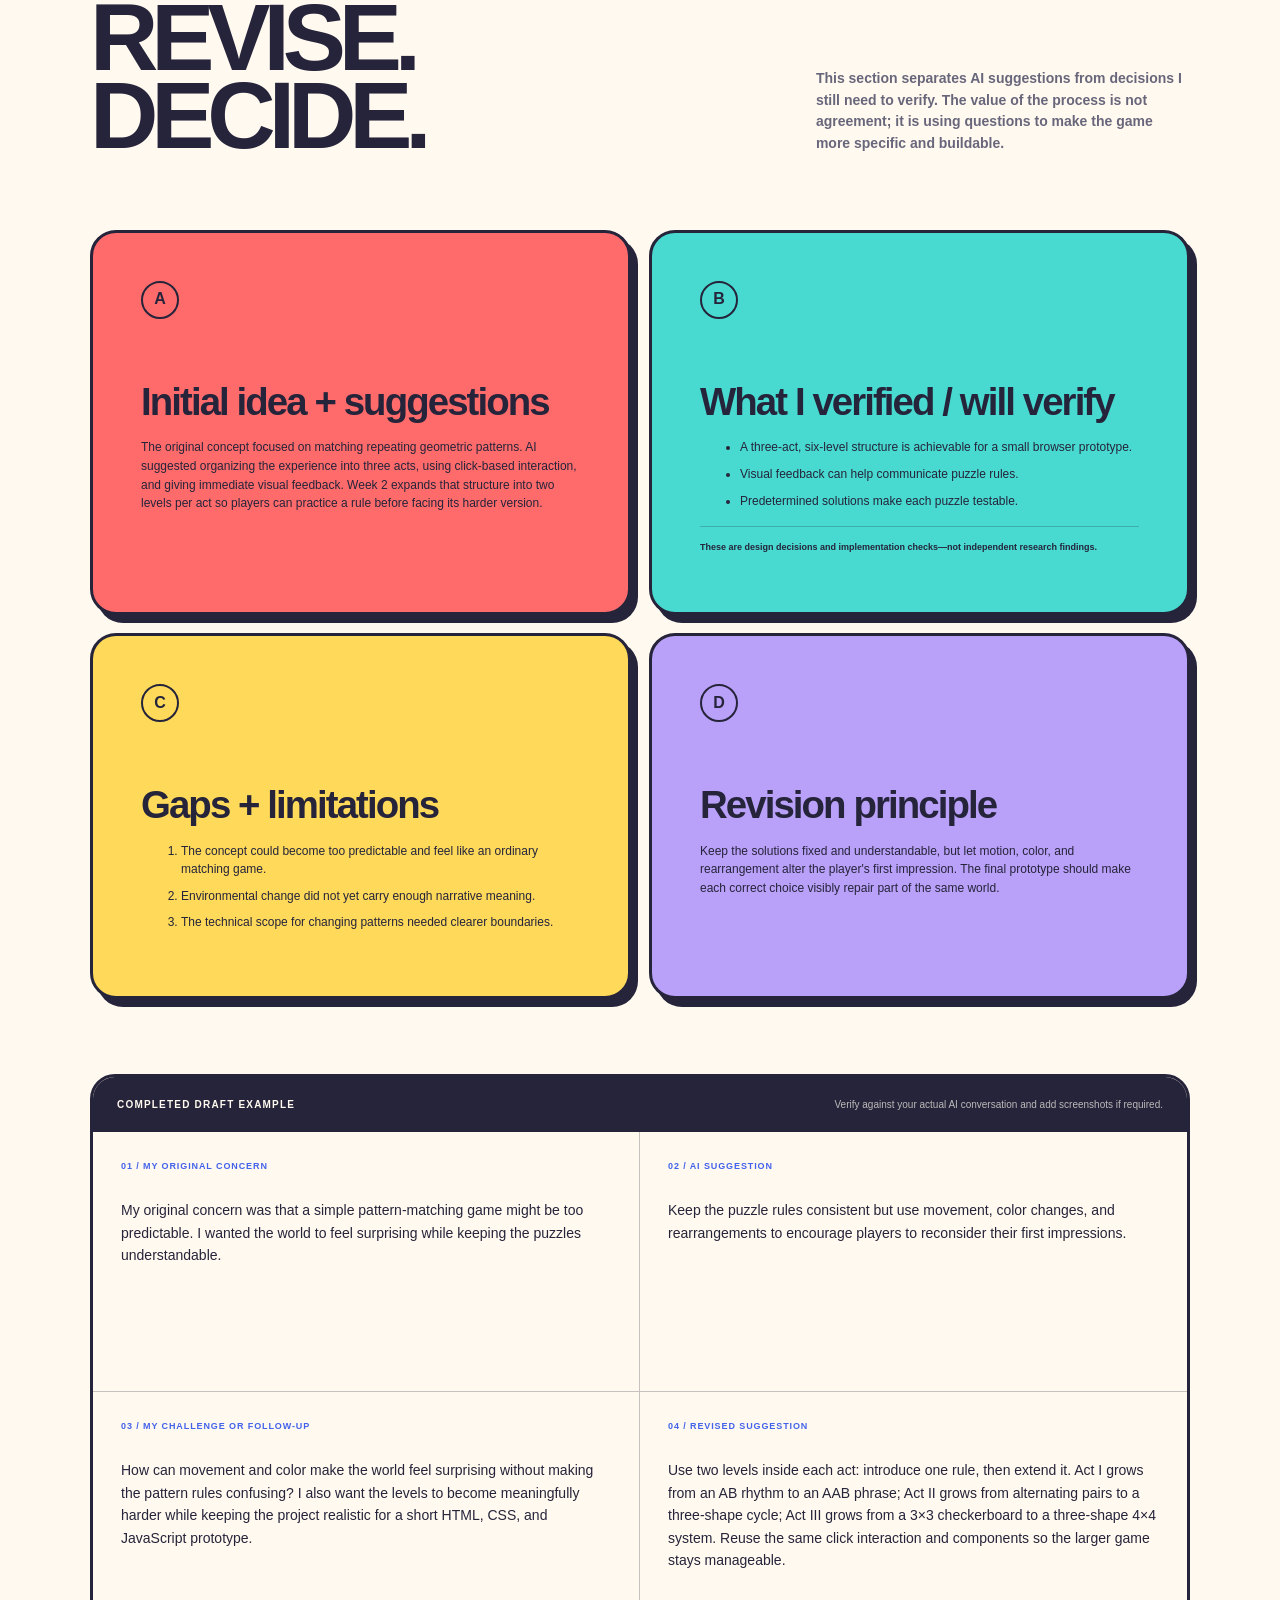
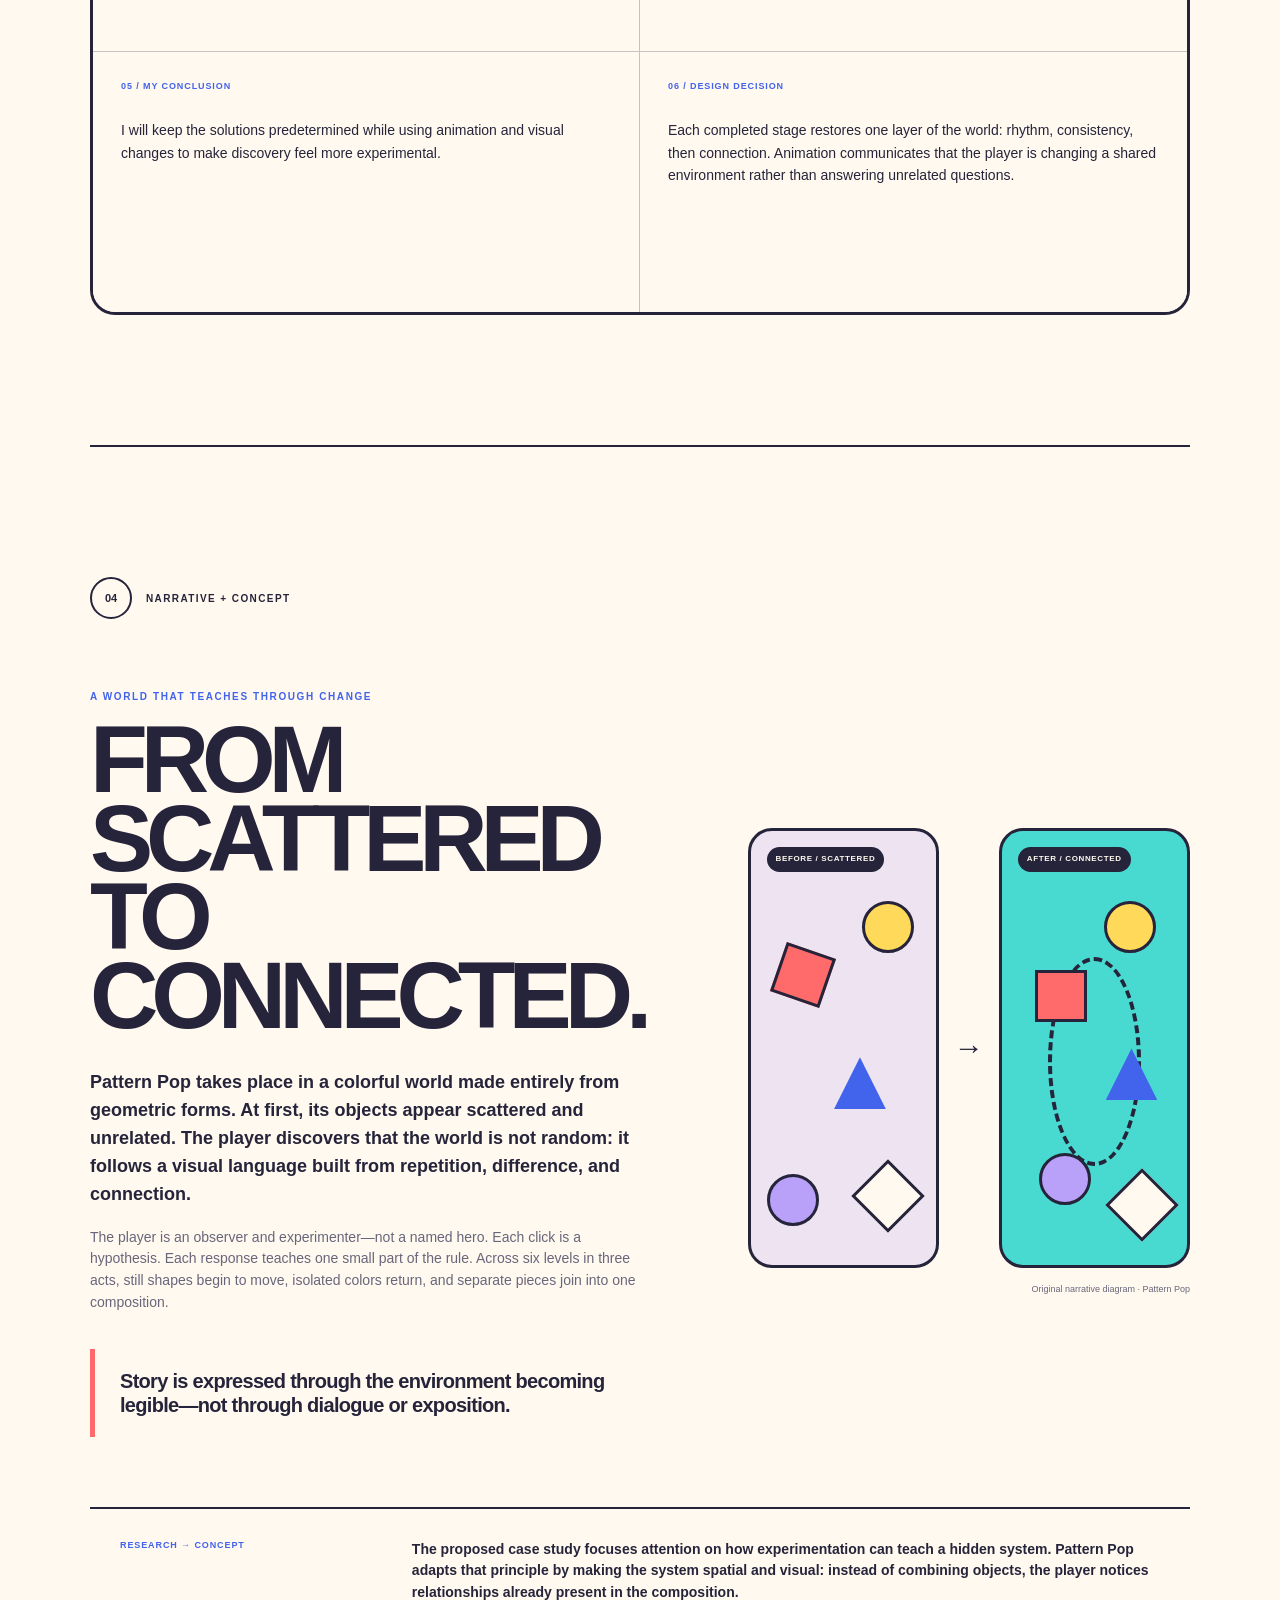
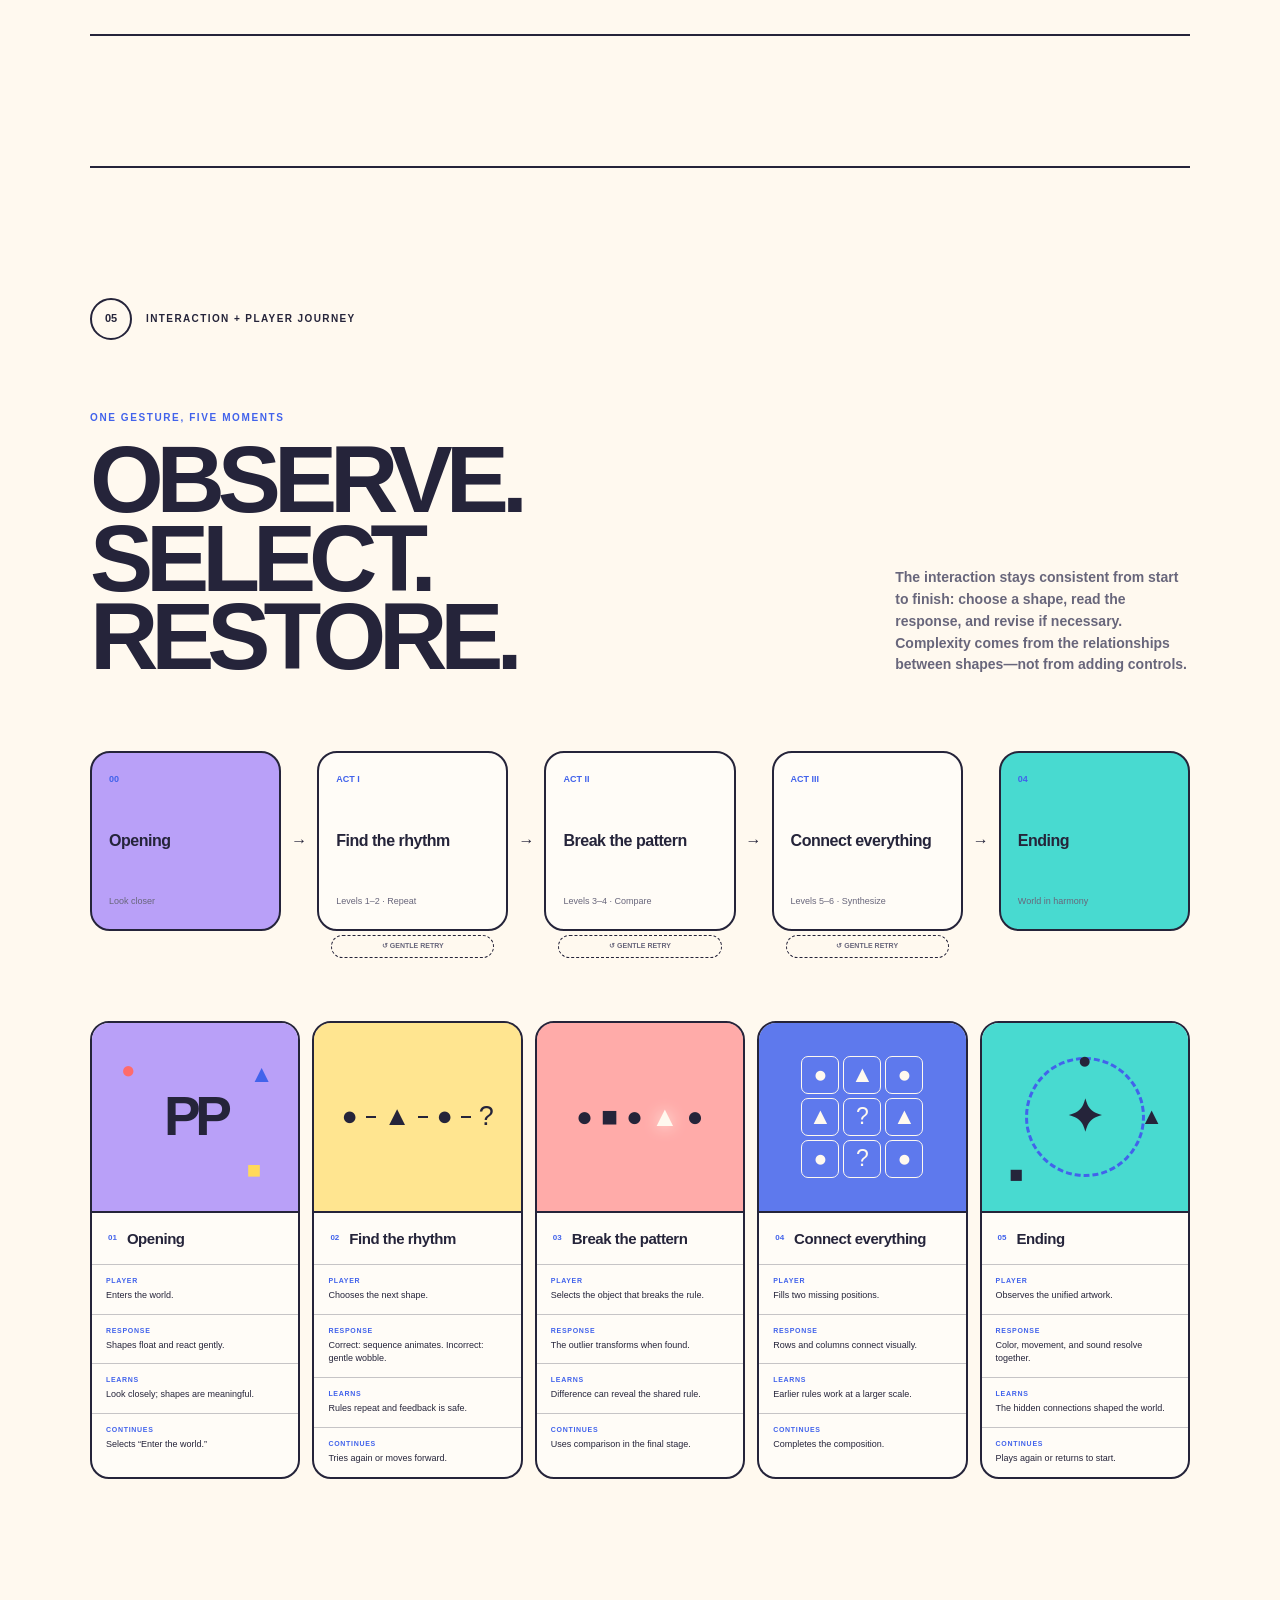
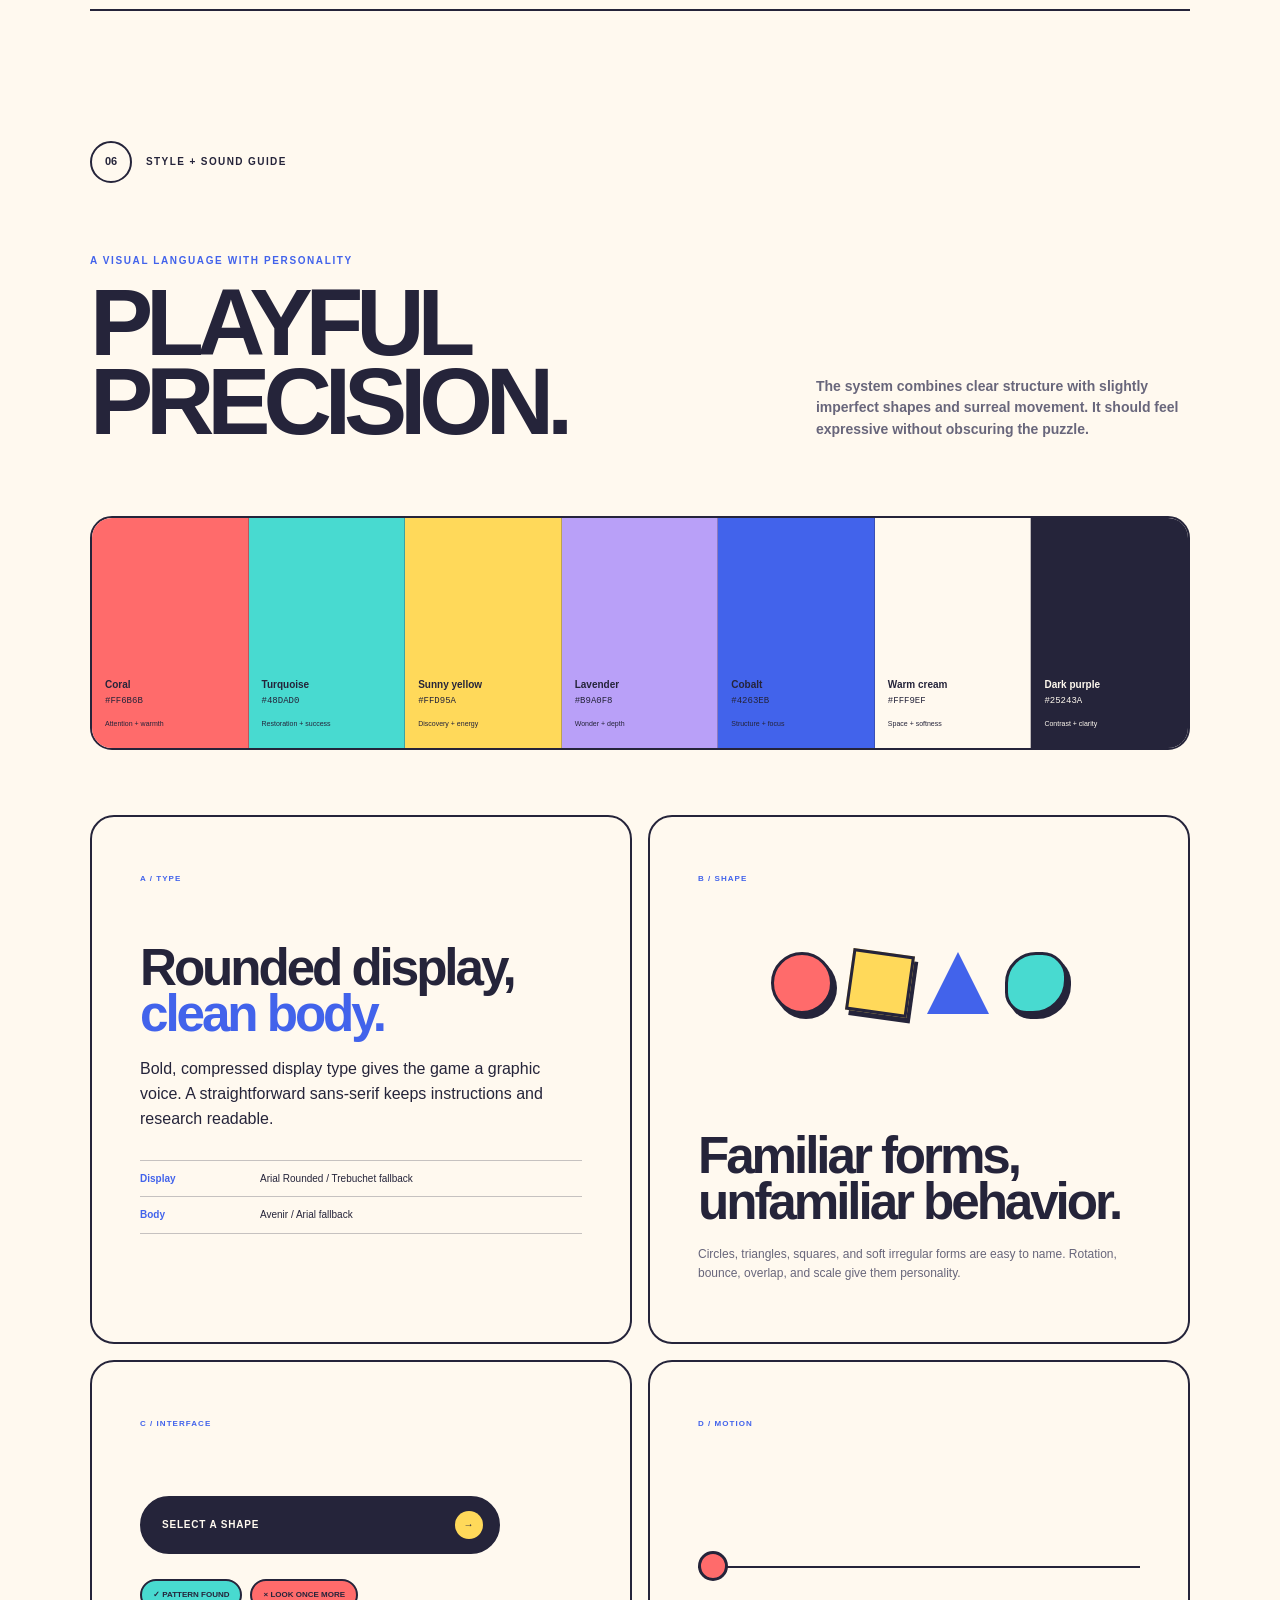
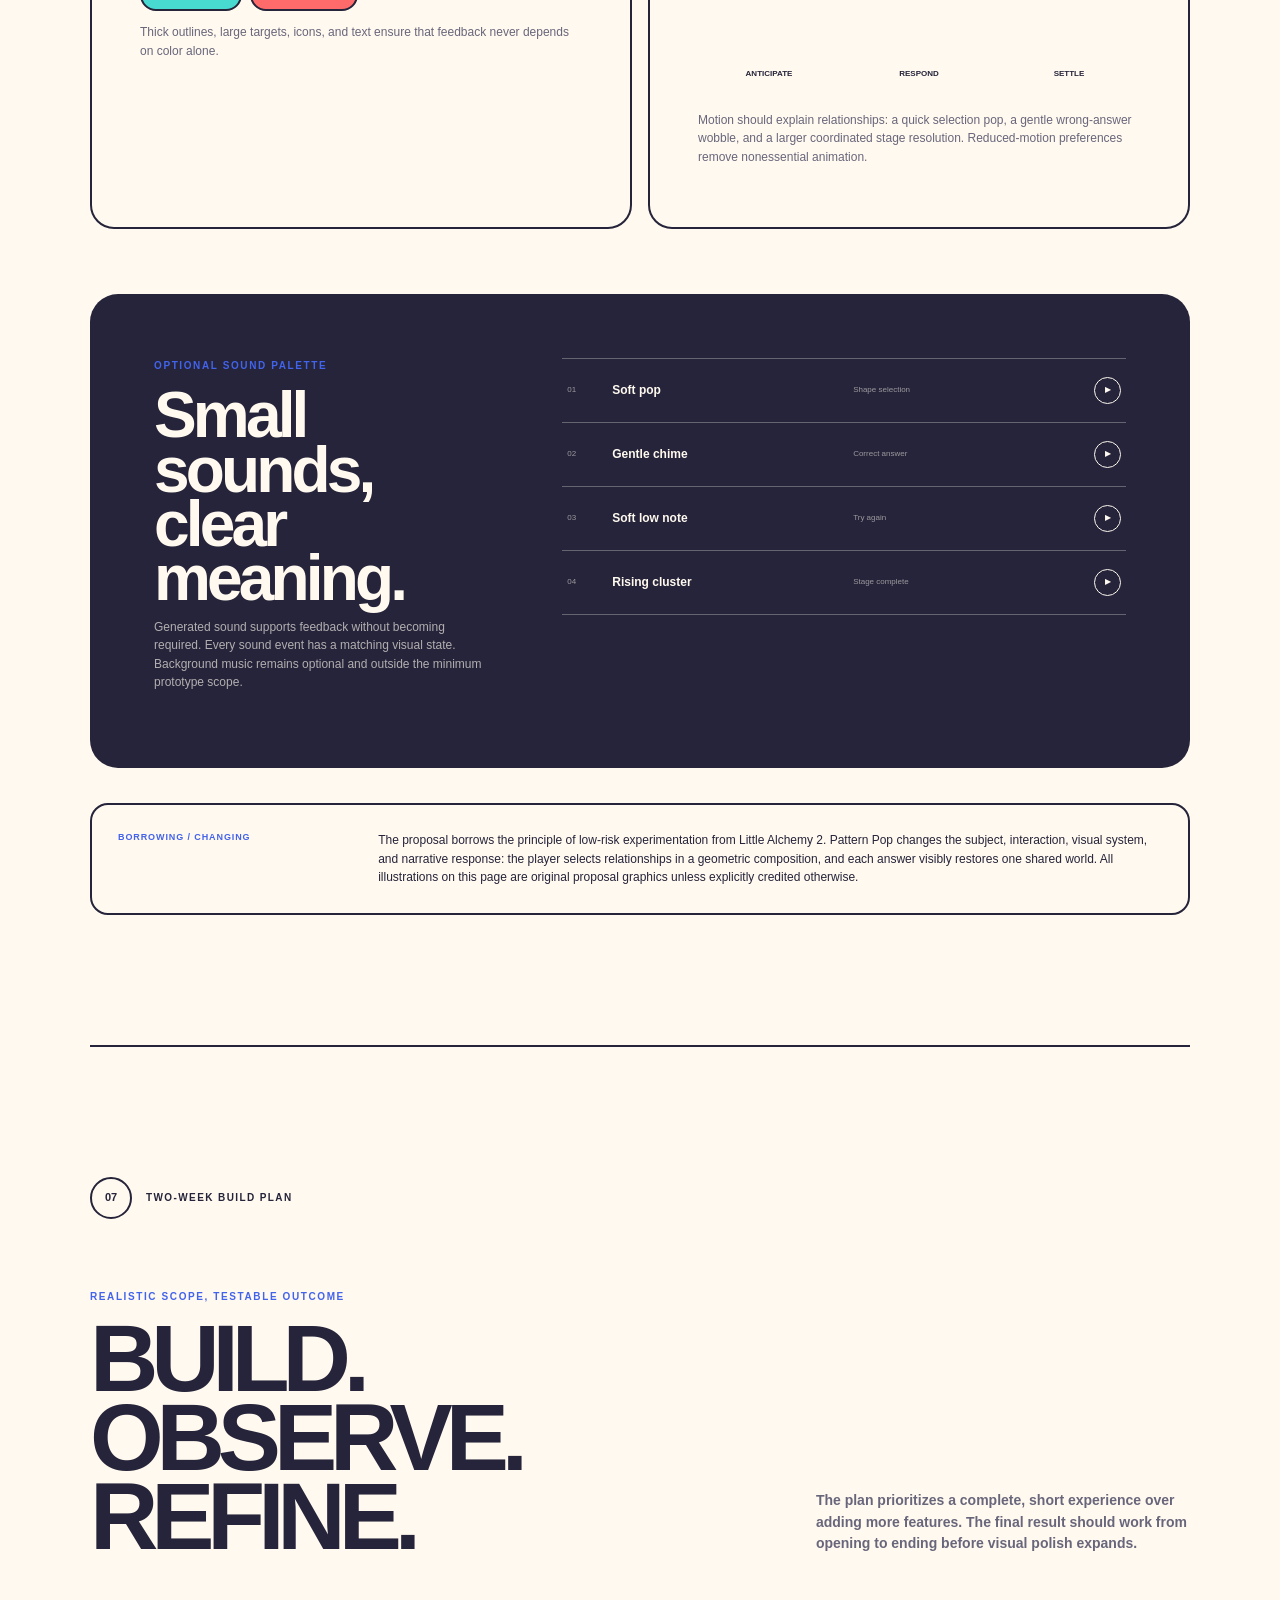
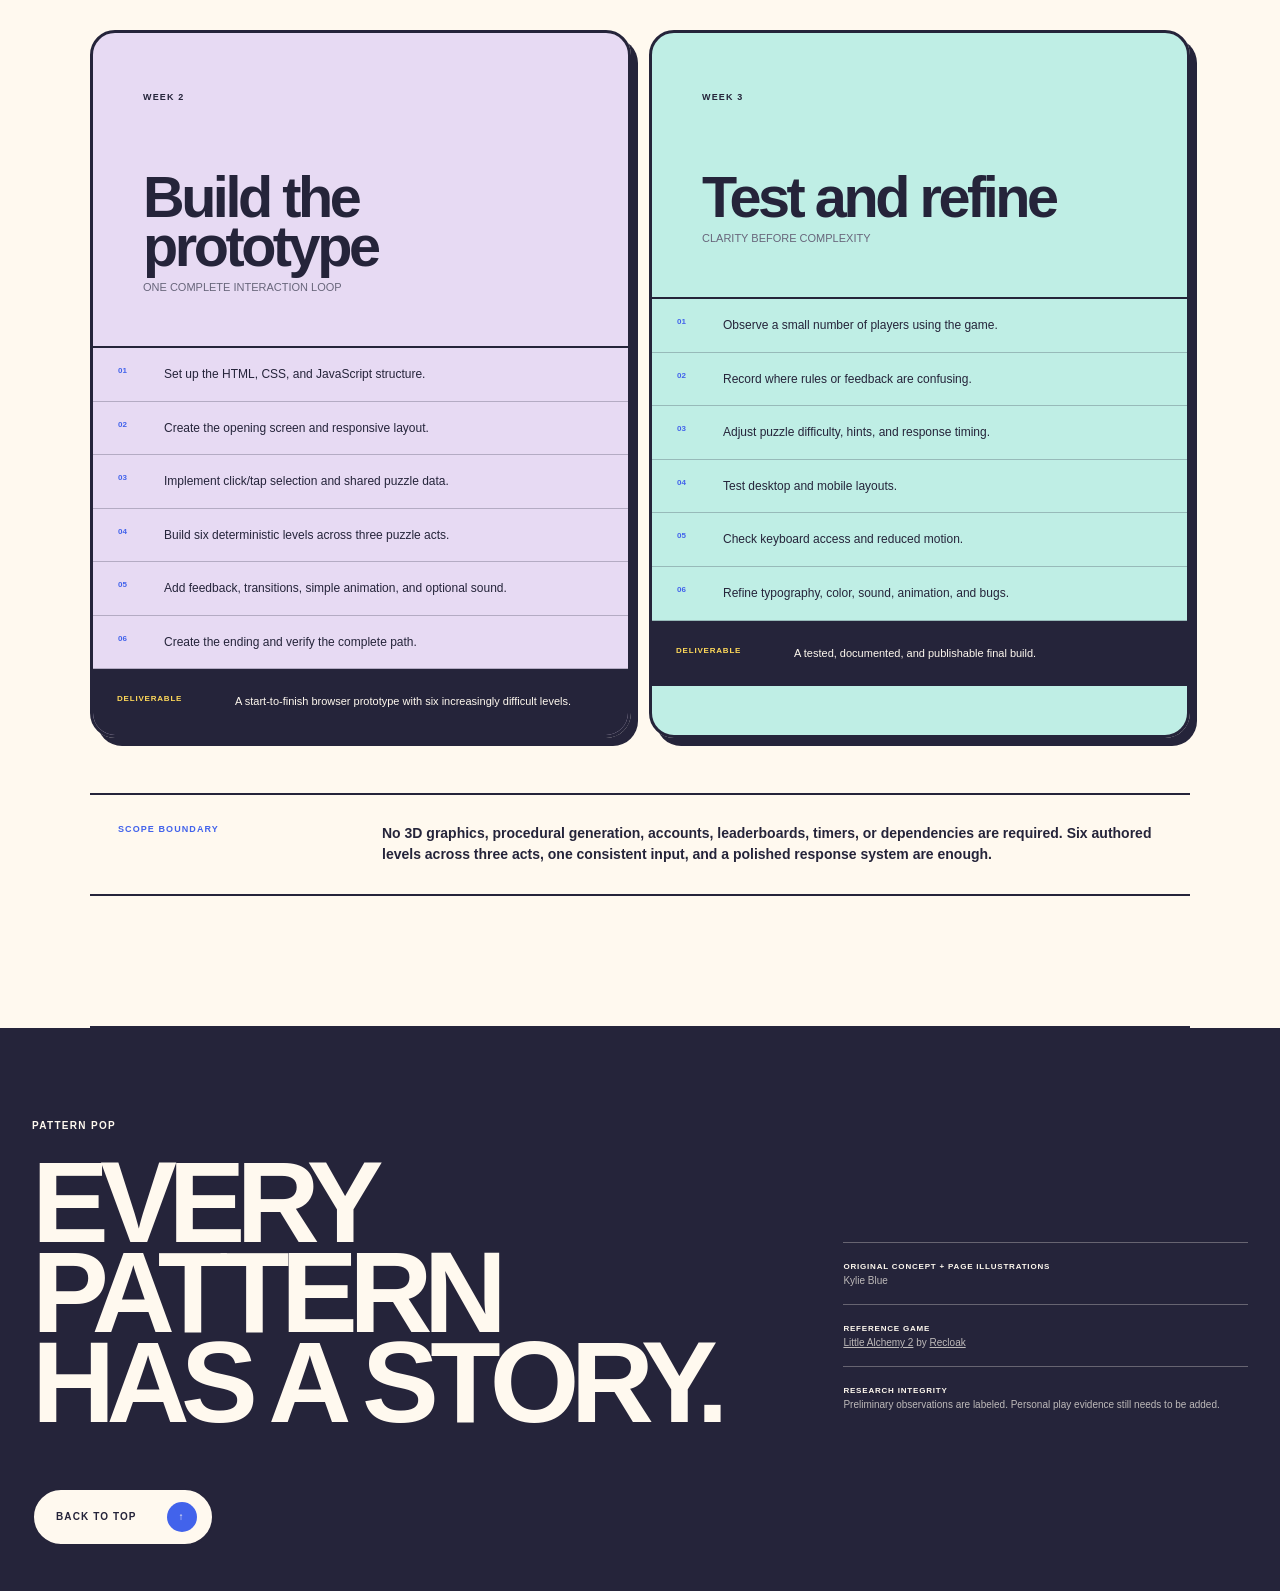
<file: pattern-pop/proposal.html>
<!doctype html>
<html lang="en">
  <head>
    <meta charset="UTF-8" />
    <meta name="viewport" content="width=device-width, initial-scale=1.0" />
    <meta name="theme-color" content="#FFF9EF" />
    <meta name="description" content="Pattern Pop game proposal: research, narrative, interaction design, visual system, and development plan." />
    <title>Pattern Pop — Game Proposal</title>
    <link rel="stylesheet" href="proposal.css" />
    <script src="proposal.js" defer></script>
  </head>
  <body>
    <a class="skip-link" href="#content">Skip to proposal</a>

    <header class="proposal-header">
      <a class="portfolio-mark" href="../index.html" aria-label="Kylie Blue portfolio home">
        <span>KYLIE</span><span>BLUE</span>
      </a>
      <p>Pattern Pop / Game proposal</p>
      <nav aria-label="Proposal links">
        <a href="../index.html">Portfolio</a>
        <a href="index.html" class="play-link">Play Week 1 demo <span aria-hidden="true">↗</span></a>
      </nav>
    </header>

    <aside class="toc" aria-label="Proposal contents">
      <p>Project map</p>
      <ol>
        <li><a href="#introduction" class="is-active"><span>01</span> Introduce</a></li>
        <li><a href="#case-study"><span>02</span> Case study</a></li>
        <li><a href="#ai-discussion"><span>03</span> AI discussion</a></li>
        <li><a href="#narrative"><span>04</span> Narrative</a></li>
        <li><a href="#journey"><span>05</span> Player journey</a></li>
        <li><a href="#style-guide"><span>06</span> Style + sound</a></li>
        <li><a href="#build-plan"><span>07</span> Build plan</a></li>
      </ol>
    </aside>

    <main id="content">
      <section class="proposal-section hero-section" id="introduction" aria-labelledby="intro-title">
        <div class="section-label"><span>01</span><p>Introduce the game</p></div>
        <div class="hero-copy">
          <p class="eyebrow">Experimental visual puzzle game</p>
          <h1 id="intro-title"><span>PATTERN</span><span>POP<i aria-hidden="true">●</i></span></h1>
          <p class="hero-tagline">Every pattern has a story.</p>
          <p class="hero-description">Pattern Pop is a short, colorful browser puzzle game where players explore a strange geometric world and discover hidden visual patterns. At first, the world looks random, but players gradually learn its rules by observing shapes, colors, sequences, and repetitions. By finding and activating the correct patterns, players transform the environment and bring the world into harmony.</p>
          <div class="hero-actions">
            <a class="pill-button dark" href="index.html">Play Week 1 demo <span aria-hidden="true">→</span></a>
            <a class="text-link" href="week2.html">Play Week 2 expansion ↗</a>
            <a class="text-link" href="#journey">See the player journey ↓</a>
          </div>
        </div>

        <div class="hero-world" role="img" aria-label="Original illustration of a colorful geometric Pattern Pop world">
          <span class="world-orbit"></span>
          <span class="geo geo-circle"></span>
          <span class="geo geo-triangle"></span>
          <span class="geo geo-square"></span>
          <span class="geo geo-diamond"></span>
          <span class="world-star">✦</span>
          <span class="world-caption">Original concept illustration</span>
        </div>

        <dl class="project-facts">
          <div><dt>Audience</dt><dd>Casual players, creative thinkers, and people who enjoy visual discovery.</dd></div>
          <div><dt>Interaction</dt><dd>Click or tap shapes to identify and complete patterns.</dd></div>
          <div><dt>Experience</dt><dd>Curiosity, experimentation, discovery, and satisfaction.</dd></div>
          <div><dt>Format</dt><dd>Short browser game · HTML, CSS, and JavaScript.</dd></div>
        </dl>
      </section>

      <section class="proposal-section case-section" id="case-study" aria-labelledby="case-title">
        <div class="section-label"><span>02</span><p>Present the case study</p></div>
        <div class="section-heading">
          <p class="eyebrow">Reference game / Research to verify</p>
          <h2 id="case-title">Learning through<br />experimentation.</h2>
          <p>Little Alchemy 2 offers a useful reference for thinking about discovery without lengthy instruction. Its relevance here is structural: the player acts, sees an immediate response, and gradually builds a working theory of the system.</p>
        </div>

        <article class="reference-feature">
          <div class="alchemy-visual" role="img" aria-label="Original diagram representing the combination of two elements into a new discovery, not a gameplay screenshot">
            <span class="alchemy-element fire">Fire</span><span class="plus">+</span><span class="alchemy-element earth">Earth</span><span class="equals">→</span><span class="alchemy-element discovery">?</span>
            <span class="visual-note">Original interaction diagram<br />Not a gameplay capture</span>
          </div>
          <div class="reference-copy">
            <p class="reference-number">Reference 01</p>
            <h3>Little Alchemy 2</h3>
            <p class="credit">Created by Recloak</p>
            <p>The game is proposed as a reference because its combination system encourages low-risk trials and uses visible outcomes to turn experiments into knowledge. This is a preliminary design comparison, not a report of my own completed play session.</p>
            <div class="source-links">
              <a href="https://littlealchemy2.com/" target="_blank" rel="noreferrer">Visit Little Alchemy 2 ↗</a>
              <a href="https://recloak.com/" target="_blank" rel="noreferrer">Creator: Recloak ↗</a>
            </div>
            <p class="caption">Visual above: original Pattern Pop research diagram by Kylie Blue. It is not presented as an authentic Little Alchemy 2 screenshot.</p>
          </div>
        </article>

        <div class="research-warning" role="note">
          <span>!</span>
          <p><strong>Research status:</strong> the moments and events below are preliminary examples to verify. Replace them with specific observations, screenshots, and notes from an actual play session before submission.</p>
        </div>

        <div class="moments-grid">
          <article><span>Moment 01</span><h3>First successful combination</h3><p>Observe how the game marks a new discovery and whether that feedback changes the next action.</p></article>
          <article><span>Moment 02</span><h3>An unsuccessful experiment</h3><p>Record what happens when a combination produces no discovery and whether retrying still feels inviting.</p></article>
          <article><span>Moment 03</span><h3>Applying earlier knowledge</h3><p>Document one moment when a previous result suggests a new combination or direction.</p></article>
        </div>

        <div class="event-table-wrap" tabindex="0" aria-label="Scrollable preliminary player action event table">
          <table>
            <caption>Preliminary player-action events — verify through personal gameplay</caption>
            <thead><tr><th>Player action</th><th>Game response</th><th>What the player may understand</th></tr></thead>
            <tbody>
              <tr><td>Combining two elements</td><td>A valid pairing may create and reveal a new element.</td><td>Some objects share a hidden relationship; experiments can expand the available system.</td></tr>
              <tr><td>Trying a different combination</td><td>The elements may return without creating something new.</td><td>Not every trial succeeds, but failure narrows the set of possible rules.</td></tr>
              <tr><td>Repeating an already discovered combination</td><td>The game may reproduce a known result instead of treating it as new.</td><td>Rules are consistent and discoveries can be remembered and reused.</td></tr>
              <tr><td>Reviewing discovered elements</td><td>The collection presents what has already been found.</td><td>Progress is a growing visual vocabulary rather than a conventional score.</td></tr>
              <tr><td>Using an earlier discovery to guide another attempt</td><td>A known result becomes material for a new experiment.</td><td>Knowledge can transfer forward and make later choices more intentional.</td></tr>
            </tbody>
          </table>
        </div>

        <div class="editable-lab">
          <div class="lab-heading"><div><p class="eyebrow">Research draft</p><h3>Play-session evidence plan</h3></div><span>Draft text · verify before submission</span></div>
          <div class="field-grid">
            <article class="static-field"><span>My gameplay observations</span><p>Draft to verify during play: Little Alchemy 2 appears to support experimentation by making combinations quick to try and visually easy to read. A successful combination introduces a new element, while an unsuccessful attempt allows the player to continue without a harsh penalty. During my own play session, I will verify the exact animations, interface messages, and sequence of actions that create this learning loop.</p></article>
            <article class="static-field"><span>Three specific moments</span><ol><li><strong>First discovery —</strong> document the first successful combination, its visual response, and how it affects the next choice.</li><li><strong>Unsuccessful experiment —</strong> record one combination that produces no new result and how the interface encourages another attempt.</li><li><strong>Transferred knowledge —</strong> identify a moment when an earlier discovery suggests a later combination.</li></ol></article>
            <article class="static-field"><span>What I learned</span><p>Draft conclusion: the most useful design principle is that experimentation feels inviting when actions are immediate, feedback is legible, and unsuccessful attempts do not erase progress. Pattern Pop applies this idea through shape selection: every click produces a visible response, hints support another attempt, and successful choices gradually restore the same geometric world.</p></article>
            <div class="capture-placeholder">
              <p>My research screenshots</p>
              <label class="upload-label">Preview a screenshot<input type="file" accept="image/*" data-image-input /></label>
              <div class="upload-preview" data-image-preview><span>No personal screenshot added yet.</span></div>
              <small>Local preview only. Add the final credited image to the project folder before submission.</small>
            </div>
          </div>
        </div>

        <p class="section-conclusion"><strong>Design takeaway:</strong> Pattern Pop borrows the rhythm of experiment → visible response → revised understanding, while changing the interaction from object combination to visual pattern selection.</p>
      </section>

      <section class="proposal-section ai-section" id="ai-discussion" aria-labelledby="ai-title">
        <div class="section-label"><span>03</span><p>Critical discussion with AI</p></div>
        <div class="section-heading compact">
          <p class="eyebrow">AI as a design partner, not evidence</p>
          <h2 id="ai-title">Question. Challenge.<br />Revise. Decide.</h2>
          <p>This section separates AI suggestions from decisions I still need to verify. The value of the process is not agreement; it is using questions to make the game more specific and buildable.</p>
        </div>

        <div class="ai-four-part">
          <article class="ai-card coral-card"><span>A</span><h3>Initial idea + suggestions</h3><p>The original concept focused on matching repeating geometric patterns. AI suggested organizing the experience into three acts, using click-based interaction, and giving immediate visual feedback. Week 2 expands that structure into two levels per act so players can practice a rule before facing its harder version.</p></article>
          <article class="ai-card turquoise-card"><span>B</span><h3>What I verified / will verify</h3><ul><li>A three-act, six-level structure is achievable for a small browser prototype.</li><li>Visual feedback can help communicate puzzle rules.</li><li>Predetermined solutions make each puzzle testable.</li></ul><p class="micro-note">These are design decisions and implementation checks—not independent research findings.</p></article>
          <article class="ai-card yellow-card"><span>C</span><h3>Gaps + limitations</h3><ol><li>The concept could become too predictable and feel like an ordinary matching game.</li><li>Environmental change did not yet carry enough narrative meaning.</li><li>The technical scope for changing patterns needed clearer boundaries.</li></ol></article>
          <article class="ai-card lavender-card"><span>D</span><h3>Revision principle</h3><p>Keep the solutions fixed and understandable, but let motion, color, and rearrangement alter the player's first impression. The final prototype should make each correct choice visibly repair part of the same world.</p></article>
        </div>

        <div class="conversation-draft">
          <div class="draft-banner"><strong>Completed draft example</strong><span>Verify against your actual AI conversation and add screenshots if required.</span></div>
          <div class="conversation-grid">
            <article class="conversation-item"><span>01 / My original concern</span><p>My original concern was that a simple pattern-matching game might be too predictable. I wanted the world to feel surprising while keeping the puzzles understandable.</p></article>
            <article class="conversation-item"><span>02 / AI suggestion</span><p>Keep the puzzle rules consistent but use movement, color changes, and rearrangements to encourage players to reconsider their first impressions.</p></article>
            <article class="conversation-item"><span>03 / My challenge or follow-up</span><p>How can movement and color make the world feel surprising without making the pattern rules confusing? I also want the levels to become meaningfully harder while keeping the project realistic for a short HTML, CSS, and JavaScript prototype.</p></article>
            <article class="conversation-item"><span>04 / Revised suggestion</span><p>Use two levels inside each act: introduce one rule, then extend it. Act I grows from an AB rhythm to an AAB phrase; Act II grows from alternating pairs to a three-shape cycle; Act III grows from a 3×3 checkerboard to a three-shape 4×4 system. Reuse the same click interaction and components so the larger game stays manageable.</p></article>
            <article class="conversation-item"><span>05 / My conclusion</span><p>I will keep the solutions predetermined while using animation and visual changes to make discovery feel more experimental.</p></article>
            <article class="conversation-item"><span>06 / Design decision</span><p>Each completed stage restores one layer of the world: rhythm, consistency, then connection. Animation communicates that the player is changing a shared environment rather than answering unrelated questions.</p></article>
          </div>
        </div>
      </section>

      <section class="proposal-section narrative-section" id="narrative" aria-labelledby="narrative-title">
        <div class="section-label"><span>04</span><p>Narrative + concept</p></div>
        <div class="narrative-layout">
          <div class="narrative-copy">
            <p class="eyebrow">A world that teaches through change</p>
            <h2 id="narrative-title">From scattered<br />to connected.</h2>
            <p class="lead">Pattern Pop takes place in a colorful world made entirely from geometric forms. At first, its objects appear scattered and unrelated. The player discovers that the world is not random: it follows a visual language built from repetition, difference, and connection.</p>
            <p>The player is an observer and experimenter—not a named hero. Each click is a hypothesis. Each response teaches one small part of the rule. Across six levels in three acts, still shapes begin to move, isolated colors return, and separate pieces join into one composition.</p>
            <blockquote>Story is expressed through the environment becoming legible—not through dialogue or exposition.</blockquote>
          </div>
          <div class="world-diagram" role="img" aria-label="Original before-and-after illustration showing scattered shapes becoming a connected composition">
            <div class="diagram-half scattered"><span class="diagram-label">Before / scattered</span><i></i><i></i><i></i><i></i><i></i></div>
            <div class="diagram-arrow" aria-hidden="true">→</div>
            <div class="diagram-half connected"><span class="diagram-label">After / connected</span><span class="connection-line"></span><i></i><i></i><i></i><i></i><i></i></div>
            <p>Original narrative diagram · Pattern Pop</p>
          </div>
        </div>
        <div class="research-influence"><span>Research → concept</span><p>The proposed case study focuses attention on how experimentation can teach a hidden system. Pattern Pop adapts that principle by making the system spatial and visual: instead of combining objects, the player notices relationships already present in the composition.</p></div>
      </section>

      <section class="proposal-section journey-section" id="journey" aria-labelledby="journey-title">
        <div class="section-label"><span>05</span><p>Interaction + player journey</p></div>
        <div class="section-heading">
          <p class="eyebrow">One gesture, five moments</p>
          <h2 id="journey-title">Observe. Select.<br />Restore.</h2>
          <p>The interaction stays consistent from start to finish: choose a shape, read the response, and revise if necessary. Complexity comes from the relationships between shapes—not from adding controls.</p>
        </div>

        <div class="flowchart" aria-label="Game flow from opening through three acts and six levels to the ending, with retry loops for incorrect answers">
          <div class="flow-node opening-node"><span>00</span><strong>Opening</strong><small>Look closer</small></div><i>→</i>
          <div class="flow-node"><span>ACT I</span><strong>Find the rhythm</strong><small>Levels 1–2 · Repeat</small><b>↺ Gentle retry</b></div><i>→</i>
          <div class="flow-node"><span>ACT II</span><strong>Break the pattern</strong><small>Levels 3–4 · Compare</small><b>↺ Gentle retry</b></div><i>→</i>
          <div class="flow-node"><span>ACT III</span><strong>Connect everything</strong><small>Levels 5–6 · Synthesize</small><b>↺ Gentle retry</b></div><i>→</i>
          <div class="flow-node ending-node"><span>04</span><strong>Ending</strong><small>World in harmony</small></div>
        </div>

        <div class="storyboard">
          <article class="story-card">
            <div class="story-visual opening-sketch"><strong>PP</strong><span>●</span><span>▲</span><span>■</span></div>
            <header><span>01</span><h3>Opening</h3></header>
            <dl><div><dt>Player</dt><dd>Enters the world.</dd></div><div><dt>Response</dt><dd>Shapes float and react gently.</dd></div><div><dt>Learns</dt><dd>Look closely; shapes are meaningful.</dd></div><div><dt>Continues</dt><dd>Selects “Enter the world.”</dd></div></dl>
          </article>
          <article class="story-card">
            <div class="story-visual rhythm-sketch"><span>●</span><i></i><span>▲</span><i></i><span>●</span><i></i><span>?</span></div>
            <header><span>02</span><h3>Find the rhythm</h3></header>
            <dl><div><dt>Player</dt><dd>Chooses the next shape.</dd></div><div><dt>Response</dt><dd>Correct: sequence animates. Incorrect: gentle wobble.</dd></div><div><dt>Learns</dt><dd>Rules repeat and feedback is safe.</dd></div><div><dt>Continues</dt><dd>Tries again or moves forward.</dd></div></dl>
          </article>
          <article class="story-card">
            <div class="story-visual outlier-sketch"><span>●</span><span>■</span><span>●</span><span>▲</span><span>●</span></div>
            <header><span>03</span><h3>Break the pattern</h3></header>
            <dl><div><dt>Player</dt><dd>Selects the object that breaks the rule.</dd></div><div><dt>Response</dt><dd>The outlier transforms when found.</dd></div><div><dt>Learns</dt><dd>Difference can reveal the shared rule.</dd></div><div><dt>Continues</dt><dd>Uses comparison in the final stage.</dd></div></dl>
          </article>
          <article class="story-card">
            <div class="story-visual grid-sketch"><span>●</span><span>▲</span><span>●</span><span>▲</span><span>?</span><span>▲</span><span>●</span><span>?</span><span>●</span></div>
            <header><span>04</span><h3>Connect everything</h3></header>
            <dl><div><dt>Player</dt><dd>Fills two missing positions.</dd></div><div><dt>Response</dt><dd>Rows and columns connect visually.</dd></div><div><dt>Learns</dt><dd>Earlier rules work at a larger scale.</dd></div><div><dt>Continues</dt><dd>Completes the composition.</dd></div></dl>
          </article>
          <article class="story-card">
            <div class="story-visual ending-sketch"><span class="mini-orbit"></span><strong>✦</strong><i>●</i><i>▲</i><i>■</i></div>
            <header><span>05</span><h3>Ending</h3></header>
            <dl><div><dt>Player</dt><dd>Observes the unified artwork.</dd></div><div><dt>Response</dt><dd>Color, movement, and sound resolve together.</dd></div><div><dt>Learns</dt><dd>The hidden connections shaped the world.</dd></div><div><dt>Continues</dt><dd>Plays again or returns to start.</dd></div></dl>
          </article>
        </div>
      </section>

      <section class="proposal-section style-section" id="style-guide" aria-labelledby="style-title">
        <div class="section-label"><span>06</span><p>Style + sound guide</p></div>
        <div class="section-heading compact">
          <p class="eyebrow">A visual language with personality</p>
          <h2 id="style-title">Playful precision.</h2>
          <p>The system combines clear structure with slightly imperfect shapes and surreal movement. It should feel expressive without obscuring the puzzle.</p>
        </div>

        <div class="palette-grid" aria-label="Pattern Pop color palette">
          <div style="--swatch:#FF6B6B"><span>Coral</span><code>#FF6B6B</code><small>Attention + warmth</small></div>
          <div style="--swatch:#48DAD0"><span>Turquoise</span><code>#48DAD0</code><small>Restoration + success</small></div>
          <div style="--swatch:#FFD95A"><span>Sunny yellow</span><code>#FFD95A</code><small>Discovery + energy</small></div>
          <div style="--swatch:#B9A0F8"><span>Lavender</span><code>#B9A0F8</code><small>Wonder + depth</small></div>
          <div style="--swatch:#4263EB"><span>Cobalt</span><code>#4263EB</code><small>Structure + focus</small></div>
          <div style="--swatch:#FFF9EF"><span>Warm cream</span><code>#FFF9EF</code><small>Space + softness</small></div>
          <div class="dark-swatch" style="--swatch:#25243A"><span>Dark purple</span><code>#25243A</code><small>Contrast + clarity</small></div>
        </div>

        <div class="guide-grid">
          <article class="type-guide"><p class="guide-number">A / Type</p><h3>Rounded display,<br /><span>clean body.</span></h3><p>Bold, compressed display type gives the game a graphic voice. A straightforward sans-serif keeps instructions and research readable.</p><dl><div><dt>Display</dt><dd>Arial Rounded / Trebuchet fallback</dd></div><div><dt>Body</dt><dd>Avenir / Arial fallback</dd></div></dl></article>
          <article class="shape-guide"><p class="guide-number">B / Shape</p><div class="shape-sample"><i></i><i></i><i></i><i></i></div><h3>Familiar forms,<br />unfamiliar behavior.</h3><p>Circles, triangles, squares, and soft irregular forms are easy to name. Rotation, bounce, overlap, and scale give them personality.</p></article>
          <article class="interface-guide"><p class="guide-number">C / Interface</p><button type="button">Select a shape <span>→</span></button><div class="feedback-samples"><span class="positive">✓ Pattern found</span><span class="try-again">× Look once more</span></div><p>Thick outlines, large targets, icons, and text ensure that feedback never depends on color alone.</p></article>
          <article class="motion-guide"><p class="guide-number">D / Motion</p><div class="motion-track"><i></i><span>Anticipate</span><span>Respond</span><span>Settle</span></div><p>Motion should explain relationships: a quick selection pop, a gentle wrong-answer wobble, and a larger coordinated stage resolution. Reduced-motion preferences remove nonessential animation.</p></article>
        </div>

        <div class="sound-guide">
          <div><p class="eyebrow">Optional sound palette</p><h3>Small sounds,<br />clear meaning.</h3><p>Generated sound supports feedback without becoming required. Every sound event has a matching visual state. Background music remains optional and outside the minimum prototype scope.</p></div>
          <div class="sound-list">
            <button type="button" data-tone="pop"><span>01</span><strong>Soft pop</strong><small>Shape selection</small><i>▶</i></button>
            <button type="button" data-tone="correct"><span>02</span><strong>Gentle chime</strong><small>Correct answer</small><i>▶</i></button>
            <button type="button" data-tone="wrong"><span>03</span><strong>Soft low note</strong><small>Try again</small><i>▶</i></button>
            <button type="button" data-tone="celebrate"><span>04</span><strong>Rising cluster</strong><small>Stage complete</small><i>▶</i></button>
          </div>
        </div>

        <div class="inspiration-note"><strong>Borrowing / changing</strong><p>The proposal borrows the principle of low-risk experimentation from Little Alchemy 2. Pattern Pop changes the subject, interaction, visual system, and narrative response: the player selects relationships in a geometric composition, and each answer visibly restores one shared world. All illustrations on this page are original proposal graphics unless explicitly credited otherwise.</p></div>
      </section>

      <section class="proposal-section plan-section" id="build-plan" aria-labelledby="plan-title">
        <div class="section-label"><span>07</span><p>Two-week build plan</p></div>
        <div class="section-heading compact">
          <p class="eyebrow">Realistic scope, testable outcome</p>
          <h2 id="plan-title">Build. Observe.<br />Refine.</h2>
          <p>The plan prioritizes a complete, short experience over adding more features. The final result should work from opening to ending before visual polish expands.</p>
        </div>

        <div class="timeline">
          <article class="week-card build-week">
            <header><span>Week 2</span><h3>Build the prototype</h3><p>One complete interaction loop</p></header>
            <ol>
              <li><span>01</span>Set up the HTML, CSS, and JavaScript structure.</li>
              <li><span>02</span>Create the opening screen and responsive layout.</li>
              <li><span>03</span>Implement click/tap selection and shared puzzle data.</li>
              <li><span>04</span>Build six deterministic levels across three puzzle acts.</li>
              <li><span>05</span>Add feedback, transitions, simple animation, and optional sound.</li>
              <li><span>06</span>Create the ending and verify the complete path.</li>
            </ol>
            <footer><strong>Deliverable</strong><p>A start-to-finish browser prototype with six increasingly difficult levels.</p></footer>
          </article>
          <article class="week-card test-week">
            <header><span>Week 3</span><h3>Test and refine</h3><p>Clarity before complexity</p></header>
            <ol>
              <li><span>01</span>Observe a small number of players using the game.</li>
              <li><span>02</span>Record where rules or feedback are confusing.</li>
              <li><span>03</span>Adjust puzzle difficulty, hints, and response timing.</li>
              <li><span>04</span>Test desktop and mobile layouts.</li>
              <li><span>05</span>Check keyboard access and reduced motion.</li>
              <li><span>06</span>Refine typography, color, sound, animation, and bugs.</li>
            </ol>
            <footer><strong>Deliverable</strong><p>A tested, documented, and publishable final build.</p></footer>
          </article>
        </div>

        <div class="scope-strip"><strong>Scope boundary</strong><p>No 3D graphics, procedural generation, accounts, leaderboards, timers, or dependencies are required. Six authored levels across three acts, one consistent input, and a polished response system are enough.</p></div>
      </section>
    </main>

    <footer class="proposal-footer">
      <div><p>Pattern Pop</p><h2>EVERY PATTERN<br />HAS A STORY.</h2></div>
      <div class="credits">
        <p><strong>Original concept + page illustrations</strong><br />Kylie Blue</p>
        <p><strong>Reference game</strong><br /><a href="https://littlealchemy2.com/" target="_blank" rel="noreferrer">Little Alchemy 2</a> by <a href="https://recloak.com/" target="_blank" rel="noreferrer">Recloak</a></p>
        <p><strong>Research integrity</strong><br />Preliminary observations are labeled. Personal play evidence still needs to be added.</p>
      </div>
      <a class="pill-button light" href="#content">Back to top <span aria-hidden="true">↑</span></a>
    </footer>
  </body>
</html>
</file>
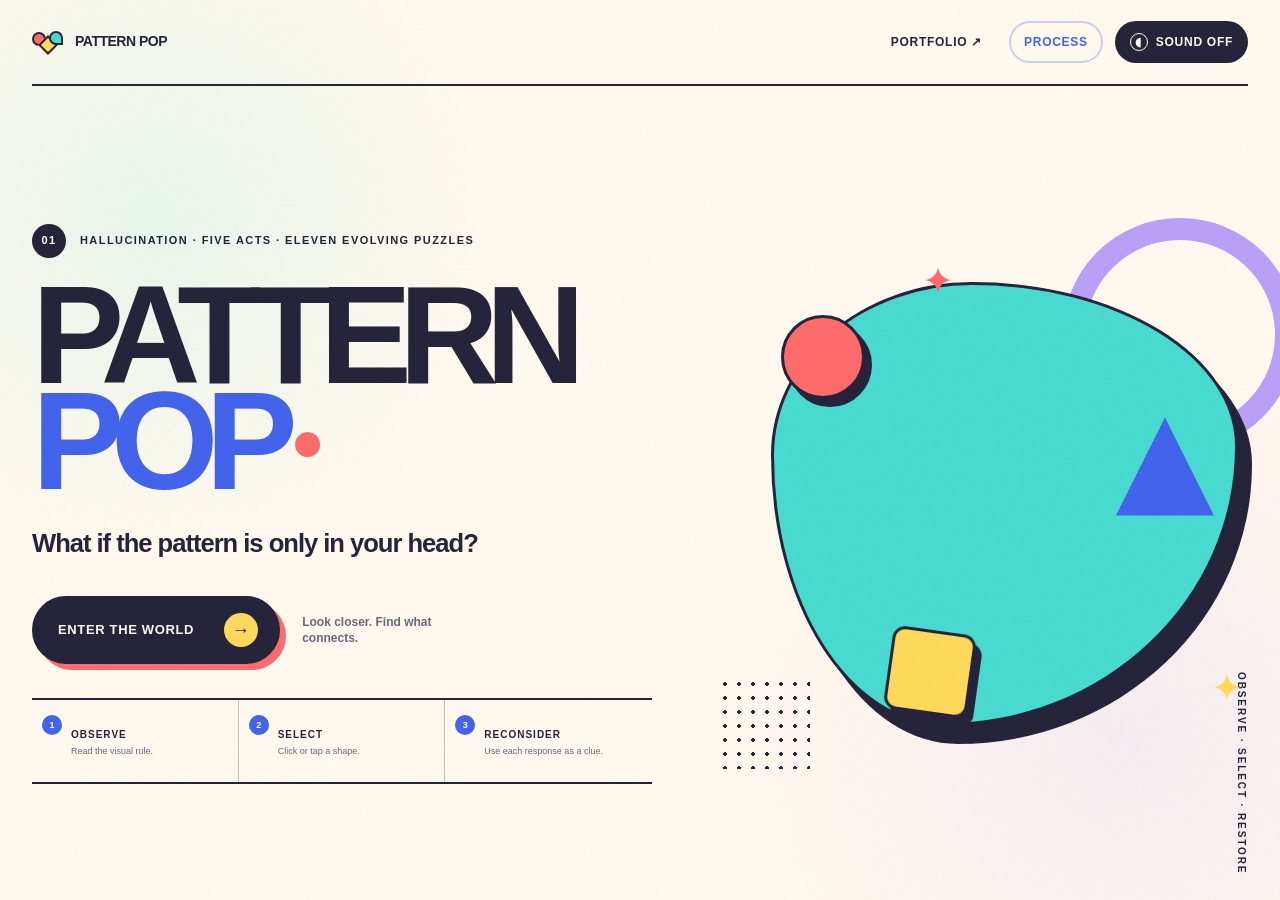
<file: pattern-pop/week2.html>
<!doctype html>
<html lang="en">
  <head>
    <meta charset="UTF-8" />
    <meta name="viewport" content="width=device-width, initial-scale=1.0" />
    <meta name="theme-color" content="#FFF9EF" />
    <meta name="description" content="Pattern Pop — the final eleven-level visual puzzle about perception, invented patterns, and hallucination." />
    <title>Pattern Pop — Final Game</title>
    <link rel="stylesheet" href="week2.css" />
    <script src="week2.js" defer></script>
  </head>
  <body>
    <a class="skip-link" href="#game">Skip to game</a>

    <div class="world" id="game" aria-live="polite">
      <header class="topbar">
        <button class="brand" type="button" data-action="home" aria-label="Return to Pattern Pop start screen">
          <span class="brand-mark" aria-hidden="true"><i></i><i></i><i></i></span>
          <span>PATTERN POP</span>
        </button>

        <div class="game-controls">
          <a class="control-button portfolio-control" href="../index.html">Portfolio ↗</a>
          <button class="control-button process-control" type="button" data-action="process">Process</button>
          <button class="control-button restart-control is-hidden" type="button" data-action="restart">
            <span aria-hidden="true">↻</span> Restart
          </button>
          <button class="control-button sound-control" type="button" data-action="sound" aria-pressed="false" aria-label="Turn sound on">
            <span class="sound-icon" aria-hidden="true">◖</span>
            <span class="sound-label">Sound off</span>
          </button>
        </div>
      </header>

      <main class="screen-container">
        <section class="screen opening-screen is-active" data-screen="opening" aria-labelledby="opening-title">
          <div class="opening-copy">
            <p class="kicker"><span>01</span> Hallucination · Five acts · Eleven evolving puzzles</p>
            <h1 id="opening-title" tabindex="-1"><span>PATTERN</span><span>POP<i aria-hidden="true">●</i></span></h1>
            <p class="tagline">What if the pattern is only in your head?</p>
            <div class="opening-actions">
              <button class="primary-button" type="button" data-action="start">
                <span>Enter the world</span><span aria-hidden="true">→</span>
              </button>
              <p>Look closer. Find what connects.</p>
            </div>
            <ol class="how-to-play" aria-label="How to play">
              <li><span>1</span><strong>Observe</strong><small>Read the visual rule.</small></li>
              <li><span>2</span><strong>Select</strong><small>Click or tap a shape.</small></li>
              <li><span>3</span><strong>Reconsider</strong><small>Use each response as a clue.</small></li>
            </ol>
          </div>

          <div class="hero-art" aria-hidden="true">
            <div class="art-orbit orbit-one"><span class="shape shape-circle coral"></span></div>
            <div class="art-orbit orbit-two"><span class="shape shape-triangle cobalt"></span></div>
            <div class="art-orbit orbit-three"><span class="shape shape-square yellow"></span></div>
            <div class="hero-blob turquoise"></div>
            <div class="hero-ring"></div>
            <div class="hero-dot-grid"></div>
            <span class="spark spark-one">✦</span><span class="spark spark-two">✦</span>
          </div>

          <p class="opening-footnote">Observe · Select · Restore</p>
        </section>

        <section class="screen puzzle-screen" data-screen="puzzle" aria-labelledby="stage-title">
          <div class="stage-intro">
            <p class="stage-counter" id="stage-counter">01 / 11</p>
            <div>
              <p class="stage-kicker" id="stage-kicker"></p>
              <h2 id="stage-title" tabindex="-1"></h2>
            </div>
            <p class="stage-narrative" id="stage-narrative"></p>
          </div>

          <div class="puzzle-card" id="puzzle-card">
            <div class="card-topline">
              <p id="puzzle-instruction"></p>
              <span class="pattern-badge" id="pattern-badge">Repeat</span>
            </div>
            <div class="puzzle-board" id="puzzle-board"></div>
            <div class="feedback" id="feedback" role="status" aria-live="assertive">
              <span class="feedback-icon" aria-hidden="true">✦</span>
              <span class="feedback-text">Take your time. The pattern is waiting.</span>
            </div>
          </div>

          <div class="stage-progress" aria-label="Game progress">
            <span class="progress-line"><i id="progress-fill"></i></span>
            <span id="progress-label">World restored: 0%</span>
          </div>
        </section>

        <section class="screen ending-screen" data-screen="ending" aria-labelledby="ending-title">
          <div class="ending-art">
            <button class="ending-sun" type="button" data-action="secret" aria-label="Touch the glowing center to reveal a hidden ending">
              <span aria-hidden="true">?</span>
            </button>
            <div class="ending-orbit" aria-hidden="true"></div>
            <span class="ending-shape e-one shape shape-circle coral" aria-hidden="true"></span>
            <span class="ending-shape e-two shape shape-triangle cobalt" aria-hidden="true"></span>
            <span class="ending-shape e-three shape shape-square yellow" aria-hidden="true"></span>
            <span class="ending-shape e-four shape shape-diamond lavender" aria-hidden="true"></span>
            <span class="ending-shape e-five shape shape-circle turquoise" aria-hidden="true"></span>
            <span class="ending-spark" aria-hidden="true">✦</span>
            <p class="secret-hint">One last pattern is hiding. Touch the center.</p>
          </div>

          <div class="ending-copy">
            <p class="kicker"><span>11</span> The world is in tune</p>
            <h2 id="ending-title" tabindex="-1">EVERY PATTERN<br />HAS A <em>STORY.</em></h2>
            <p class="ending-message">You restored all eleven patterns. But were those connections always there?</p>
            <div class="secret-reward" hidden role="status">
              <span>Hidden ending found</span>
              <strong>THE PATTERN WAS YOU.</strong>
              <p>Your mind turned noise into order. That is the hallucination. Touch the center again and make the pattern echo.</p>
            </div>
            <div class="ending-actions">
              <button class="primary-button" type="button" data-action="play-again">
                <span>Play again</span><span aria-hidden="true">↻</span>
              </button>
              <button class="text-button" type="button" data-action="home">Back to start</button>
            </div>
          </div>
        </section>
      </main>

      <div class="transition-wipe" aria-hidden="true"><span></span><span></span><span></span></div>
    </div>

    <dialog class="process-dialog" id="process-note" aria-labelledby="process-title">
      <div class="process-card">
        <div class="process-heading">
          <div><p>Final revision / Week 3</p><h2 id="process-title">Process note</h2></div>
          <button type="button" data-action="close-process" aria-label="Close process note">×</button>
        </div>
        <div class="process-grid">
          <article><span>01 / Feedback + testing</span><p>I focused on the professor’s request for a playful surprise after the final level. Testing also showed that new players benefited from a clearer first action, a longer difficulty arc, and a stronger signal that every level was building toward one idea.</p></article>
          <article><span>02 / Changes</span><p>I expanded the Week 2 game from six to eleven levels across two new acts. The additions introduce echo and mirror sequences, multi-anomaly perception tests, a 5×5 final system, refined response copy, and a hidden ending that keeps reacting when the player taps its center.</p></article>
          <article><span>03 / AI + my decisions</span><p>I used ChatGPT/Codex to audit the full interaction path, implement accessible HTML/CSS/JavaScript, and test desktop and mobile behavior. I chose the concept, puzzle rules, visual language, eleven-level progression, pacing, wording, and interactive hidden-reward direction.</p></article>
        </div>
        <button class="primary-button process-close" type="button" data-action="close-process"><span>Return to game</span><span aria-hidden="true">→</span></button>
      </div>
    </dialog>
  </body>
</html>
</file>
<file: styles.css>
:root {
  --black: #050505;
  --white: #f4f2eb;
  --line: rgba(244, 242, 235, 0.35);
  --muted: rgba(244, 242, 235, 0.68);
  --page: min(1500px, calc(100vw - 64px));
  --ease: cubic-bezier(0.22, 1, 0.36, 1);
}

* { box-sizing: border-box; }
html { scroll-behavior: smooth; background: var(--black); }
body {
  margin: 0;
  background: var(--black);
  color: var(--white);
  font-family: Arial, Helvetica, sans-serif;
  font-size: 16px;
  line-height: 1.35;
  overflow-x: hidden;
}
body::before {
  content: "";
  position: fixed;
  inset: 0;
  opacity: 0.05;
  pointer-events: none;
  z-index: 100;
  background-image: url("data:image/svg+xml,%3Csvg viewBox='0 0 220 220' xmlns='http://www.w3.org/2000/svg'%3E%3Cfilter id='n'%3E%3CfeTurbulence type='fractalNoise' baseFrequency='.9' numOctaves='3' stitchTiles='stitch'/%3E%3C/filter%3E%3Crect width='100%25' height='100%25' filter='url(%23n)' opacity='.7'/%3E%3C/svg%3E");
}
img, video { display: block; width: 100%; }
a { color: inherit; }
button { font: inherit; }
figure { margin: 0; }
.page-shell { width: var(--page); margin-inline: auto; }
.skip-link { position: fixed; left: 12px; top: -80px; background: var(--white); color: var(--black); padding: 12px 16px; z-index: 1000; }
.skip-link:focus { top: 12px; }

.site-header {
  position: relative;
  z-index: 20;
  width: var(--page);
  margin: 0 auto;
  min-height: 92px;
  display: flex;
  align-items: center;
  justify-content: space-between;
  border-bottom: 1px solid var(--line);
}
.wordmark { display: inline-flex; flex-direction: column; font-size: 17px; line-height: 0.78; font-weight: 900; letter-spacing: -0.07em; text-decoration: none; }
.site-nav { display: flex; gap: 28px; }
.site-nav a { color: var(--muted); font-size: 12px; letter-spacing: 0.08em; text-transform: uppercase; text-decoration: none; transition: color 180ms ease; }
.site-nav a:hover, .site-nav a:focus-visible, .site-nav a.active { color: var(--white); }
.site-nav a.active::before { content: "● "; font-size: 8px; vertical-align: 1px; }

.eyebrow { display: flex; justify-content: space-between; font-size: 12px; letter-spacing: 0.1em; text-transform: uppercase; }
.home-hero { min-height: calc(100vh - 92px); padding: 26px 0 40px; display: flex; flex-direction: column; justify-content: space-between; }
.home-hero h1, .project-hero h1, .section-heading h2, .project-text h2 {
  font-family: "Arial Narrow", "Helvetica Neue", Arial, sans-serif;
  font-stretch: condensed;
  font-weight: 900;
  letter-spacing: -0.075em;
  line-height: 0.78;
  margin: 0;
  text-transform: uppercase;
}
.home-hero h1 { font-size: clamp(74px, 12.15vw, 186px); margin: auto 0; }
.home-hero h1 span { display: block; }
.home-hero h1 span:nth-child(2) { font-size: .80em; text-align: center; }
.home-hero h1 span:nth-child(3) { text-align: right; }
.hero-footer { display: grid; grid-template-columns: 1fr 1fr; align-items: end; gap: 32px; border-top: 1px solid var(--line); padding-top: 18px; }
.display-name { margin: 0; font-size: clamp(29px, 3.2vw, 52px); font-weight: 700; letter-spacing: -0.05em; }
.hero-intro { max-width: 500px; justify-self: end; margin: 0; color: var(--muted); font-size: 16px; }

.monster-section { border-top: 1px solid var(--line); padding-top: 120px; }
.section-heading { display: grid; grid-template-columns: 1fr 2fr 1fr; gap: 32px; align-items: start; margin-bottom: 70px; }
.section-number { margin: 4px 0 0; font-size: 11px; letter-spacing: 0.1em; text-transform: uppercase; }
.section-heading h2, .project-text h2 { font-size: clamp(52px, 7vw, 112px); }
.section-heading > p:last-child { color: var(--muted); margin: 5px 0 0; max-width: 280px; }
.monster-stage {
  position: relative;
  min-height: 610px;
  background: var(--white);
  color: var(--black);
  overflow: hidden;
  border-block: 1px solid var(--white);
}
.monster-message {
  position: absolute;
  z-index: 5;
  inset: 50% auto auto 50%;
  transform: translate(-50%, -50%);
  margin: 0;
  font-size: clamp(26px, 4.3vw, 70px);
  line-height: 0.85;
  max-width: 540px;
  text-align: center;
  font-weight: 900;
  letter-spacing: -0.06em;
  pointer-events: none;
  mix-blend-mode: difference;
  color: var(--white);
}
.monster {
  position: absolute;
  width: min(27vw, 360px);
  padding: 0;
  border: 0;
  background: none;
  color: var(--black);
  cursor: pointer;
  transform: translate3d(var(--monster-x, 0px), var(--monster-y, 0px), 0) rotate(var(--rot, 0deg));
  transition: transform 500ms var(--ease), filter 250ms ease;
}
.monster svg { overflow: visible; filter: drop-shadow(8px 10px 0 rgba(0,0,0,.12)); }
.monster-fill { fill: var(--white); }
.monster-line { fill: none; stroke: var(--black); stroke-width: 8; stroke-linecap: round; stroke-linejoin: round; }
.texture { stroke-width: 5; }
.teeth { stroke-width: 5; }
.eye-white { fill: var(--white); stroke: var(--black); stroke-width: 7; }
.eye-pupil { fill: var(--black); transform-box: fill-box; transform-origin: center; transform: translate(var(--pupil-x, 0px), var(--pupil-y, 0px)); transition: transform 120ms linear; }
.tongue { fill: var(--white); stroke: var(--black); stroke-width: 7; }
.spot { fill: var(--black); }
.monster:hover, .monster:focus-visible { filter: invert(1); outline: 0; transform: translate3d(var(--monster-x, 0px), calc(var(--monster-y, 0px) - 10px), 0) rotate(0); }
.monster.is-awake { animation: monster-shake 420ms ease; }
.monster-one { left: -2%; bottom: -8%; --rot: -8deg; }
.monster-two { left: 24%; top: 4%; --rot: 5deg; }
.monster-three { right: 21%; bottom: -7%; --rot: -3deg; }
.monster-four { right: -2%; top: 3%; --rot: 8deg; }
@keyframes monster-shake { 0%,100% { scale: 1; } 30% { scale: 1.08; } 60% { scale: .96; } }

.projects-section { padding-top: 140px; }
.projects-heading { margin-bottom: 100px; }
.project-list { display: grid; grid-template-columns: 0.82fr 1.35fr; gap: 80px; align-items: start; }
.project-card { display: block; text-decoration: none; }
.project-card.studio-card { margin-top: 210px; }
.project-card.pattern-card { grid-column: 1 / -1; width: min(100%, 1120px); margin: 70px auto 0; }
.project-image-wrap { overflow: hidden; background: #111; }
.project-image-wrap.square { aspect-ratio: 1; }
.project-image-wrap.landscape { aspect-ratio: 1.44; }
.project-image-wrap img { height: 100%; object-fit: cover; transition: transform 800ms var(--ease), filter 400ms ease; }
.project-card:hover img, .project-card:focus-visible img { transform: scale(1.035); }
.project-card:focus-visible { outline: 2px solid var(--white); outline-offset: 8px; }
.project-meta { display: grid; grid-template-columns: 48px 1fr auto; gap: 12px 18px; align-items: center; border-top: 1px solid var(--white); padding-top: 14px; margin-top: 16px; }
.project-meta > span:first-child { grid-row: span 2; align-self: start; font-size: 12px; }
.project-meta h3 { margin: 0; font-size: clamp(26px, 3vw, 48px); letter-spacing: -0.055em; line-height: 1; }
.project-meta p { grid-column: 2; margin: 0; color: var(--muted); font-size: 13px; text-transform: uppercase; letter-spacing: .06em; }
.round-arrow { grid-column: 3; grid-row: 1 / 3; display: grid; place-items: center; width: 58px; height: 58px; border: 1px solid var(--white); border-radius: 50%; font-size: 25px; transition: background 180ms, color 180ms; }
.project-card:hover .round-arrow { background: var(--white); color: var(--black); }
.pattern-preview {
  position: relative;
  min-height: clamp(390px, 48vw, 650px);
  padding: clamp(28px, 4vw, 62px);
  color: #25243a;
  background:
    radial-gradient(circle at 84% 20%, rgba(185, 160, 248, .7), transparent 18%),
    radial-gradient(circle at 9% 83%, rgba(72, 218, 208, .42), transparent 24%),
    #fff9ef;
  border: 1px solid rgba(255,255,255,.4);
  isolation: isolate;
}
.pattern-preview::after { content: ""; position: absolute; inset: 0; z-index: -1; opacity: .16; background-image: radial-gradient(#25243a 1.5px, transparent 1.5px); background-size: 22px 22px; mask-image: linear-gradient(90deg, transparent 25%, #000 100%); }
.preview-kicker { position: relative; z-index: 2; font-size: 11px; font-weight: 800; letter-spacing: .12em; text-transform: uppercase; }
.pattern-preview strong { position: absolute; z-index: 2; left: clamp(28px, 5vw, 72px); top: 50%; transform: translateY(-50%); font-family: "Arial Narrow", "Helvetica Neue", Arial, sans-serif; font-size: clamp(74px, 12vw, 180px); font-weight: 900; letter-spacing: -.09em; line-height: .73; }
.pattern-preview strong span { display: block; }
.pattern-preview strong span:last-child { color: #4263eb; }
.pattern-preview strong i { color: #ff6b6b; font-size: .35em; font-style: normal; vertical-align: .22em; }
.preview-shape { position: absolute; display: block; border: 4px solid #25243a; box-shadow: 10px 12px 0 #25243a; transition: transform 600ms var(--ease); }
.preview-circle { width: clamp(90px, 14vw, 185px); aspect-ratio: 1; right: 10%; top: 12%; border-radius: 50%; background: #ff6b6b; }
.preview-triangle { width: clamp(100px, 15vw, 200px); aspect-ratio: 1; right: 22%; bottom: 8%; border: 0; background: #48dad0; clip-path: polygon(50% 0, 100% 100%, 0 100%); filter: drop-shadow(7px 9px 0 #25243a); box-shadow: none; }
.preview-square { width: clamp(72px, 10vw, 135px); aspect-ratio: 1; right: 4%; bottom: 18%; border-radius: 15%; background: #ffd95a; transform: rotate(9deg); }
.preview-enter { position: absolute; z-index: 3; left: clamp(28px, 5vw, 72px); bottom: clamp(24px, 4vw, 58px); display: flex; align-items: center; gap: 16px; padding: 11px 15px 11px 20px; border: 2px solid #25243a; border-radius: 99px; color: #fff9ef; background: #25243a; font-size: 10px; font-weight: 900; letter-spacing: .08em; text-transform: uppercase; }
.preview-enter i { display: grid; place-items: center; width: 28px; height: 28px; border-radius: 50%; color: #25243a; background: #ffd95a; font-size: 16px; font-style: normal; }
.pattern-card:hover .preview-circle { transform: translate(-8px, 10px) rotate(-7deg); }
.pattern-card:hover .preview-triangle { transform: translate(10px, -10px) rotate(5deg); }
.pattern-card:hover .preview-square { transform: translate(-8px, -8px) rotate(16deg); }

.site-footer { margin-top: 170px; min-height: 130px; padding: 26px 0; border-top: 1px solid var(--line); display: grid; grid-template-columns: 1fr 1fr auto; gap: 24px; font-size: 11px; letter-spacing: .08em; text-transform: uppercase; }
.site-footer p { margin: 0; }
.site-footer a { text-decoration: none; }

/* Project pages */
.project-hero { min-height: 760px; padding: 26px 0 55px; display: grid; grid-template-columns: 1fr 1fr; grid-template-rows: auto 1fr auto; gap: 30px; }
.project-hero .eyebrow { grid-column: 1 / -1; }
.project-hero h1 { grid-column: 1 / -1; align-self: center; font-size: clamp(100px, 16.8vw, 260px); }
.project-summary { grid-column: 2; display: grid; grid-template-columns: .8fr 1.4fr; gap: 28px; border-top: 1px solid var(--line); padding-top: 15px; }
.project-summary p { margin: 0; }
.project-kicker { font-size: 11px; text-transform: uppercase; letter-spacing: .09em; }
.project-summary p:last-child { color: var(--muted); }
.full-artwork { width: min(100%, 1320px); margin: 0 auto; }
.full-artwork img { width: 100%; max-height: 90vh; object-fit: contain; background: #111; }
figcaption { display: flex; justify-content: space-between; gap: 20px; padding-top: 12px; font-size: 11px; text-transform: uppercase; letter-spacing: .08em; color: var(--muted); }
.full-artwork figcaption { padding-block: 15px; }
.project-text { padding-top: 180px; display: grid; grid-template-columns: 1fr 3fr; column-gap: 32px; }
.project-text h2 { grid-column: 2; }
.text-columns { grid-column: 2; margin-top: 55px; display: grid; grid-template-columns: 1fr 1fr; gap: 50px; max-width: 850px; }
.text-columns p { margin: 0; color: var(--muted); font-size: clamp(16px, 1.3vw, 20px); }
.process-section { padding-top: 180px; }
.process-grid { display: grid; grid-template-columns: 1fr 1fr; gap: 36px; }
.process-main:nth-child(2) { margin-top: 160px; }
.process-main img { aspect-ratio: 1; object-fit: cover; }
.detail-section { padding-top: 190px; }
.detail-strip { display: grid; grid-template-columns: repeat(3, 1fr); height: min(72vw, 950px); }
.detail-crop { overflow: hidden; }
.detail-crop img { width: 210%; height: 100%; object-fit: cover; max-width: none; }
.detail-one img { object-position: 10% center; }
.detail-two img { transform: translateX(-26%); object-position: center; }
.detail-three img { transform: translateX(-52%); object-position: 92% center; }
.next-project { width: var(--page); min-height: 280px; margin: 160px auto 0; padding: 32px 0; display: grid; grid-template-columns: 1fr 4fr auto; gap: 25px; align-items: center; border-block: 1px solid var(--white); text-decoration: none; }
.next-project > span:first-child { align-self: start; font-size: 11px; text-transform: uppercase; letter-spacing: .08em; }
.next-project strong { font-size: clamp(48px, 8vw, 125px); line-height: .8; letter-spacing: -.07em; }
.next-project > span:last-child { font-size: 50px; transition: transform 250ms var(--ease); }
.next-project:hover > span:last-child { transform: translate(8px, -8px); }

/* Studio */
.studio-hero-image img { min-height: 70vh; object-fit: cover; }
.studio-hero-image figcaption { width: var(--page); margin-inline: auto; }
.hinge-section { padding-top: 10px; }
.hinge-section .project-text { width: 100%; }
.wide-figure { margin-top: 100px; }
.wide-figure img { background: #111; }
.drawing-section, .environment-section, .studio-in-use, .walkthrough-section { padding-top: 190px; }
.drawing-grid { display: grid; grid-template-columns: 1fr 1fr; gap: 70px 32px; }
.drawing-plan { grid-column: 1 / -1; width: 72%; }
.drawing img { background: #111; }
.environment-gallery { display: grid; grid-template-columns: 1.35fr 1fr; gap: 24px; width: var(--page); margin: 0 auto; }
.environment-large { grid-row: span 2; }
.environment-large img { height: 100%; object-fit: cover; }
.environment-small img { aspect-ratio: 1.55; object-fit: cover; }
.environment-gallery figcaption { padding-inline: 2px; }
.video-frame { border: 1px solid var(--line); padding: 14px; }
.video-frame video { aspect-ratio: 16 / 9; background: #111; }
.video-meta { display: flex; justify-content: space-between; padding: 13px 2px 0; color: var(--muted); font-size: 11px; text-transform: uppercase; letter-spacing: .08em; }
.decision-statement { margin-top: 180px; border-block: 1px solid var(--white); padding: 35px 0; }
.decision-statement p { margin: 0; font-size: clamp(54px, 9.5vw, 148px); font-weight: 900; line-height: .82; letter-spacing: -.075em; }
.decision-statement p:last-child { text-align: right; }

.reveal { opacity: 0; transform: translateY(40px); transition: opacity 800ms var(--ease), transform 800ms var(--ease); }
.reveal.is-visible { opacity: 1; transform: translateY(0); }

@media (max-width: 900px) {
  :root { --page: calc(100vw - 32px); }
  .site-header { min-height: 76px; }
  .site-nav { gap: 14px; }
  .site-nav a { font-size: 10px; }
  .home-hero { min-height: calc(100svh - 76px); }
  .hero-footer { grid-template-columns: 1fr; }
  .hero-intro { justify-self: start; }
  .section-heading { grid-template-columns: 1fr 3fr; }
  .section-heading > p:last-child { grid-column: 2; }
  .monster-stage { min-height: 550px; }
  .monster { width: 40vw; }
  .monster-one { left: -8%; }
  .monster-two { left: 18%; }
  .monster-three { right: 17%; }
  .monster-four { right: -8%; }
  .project-list { grid-template-columns: 1fr; gap: 95px; }
  .project-card { width: min(100%, 680px); }
  .project-card.studio-card { margin-top: 0; margin-left: auto; }
  .project-card.pattern-card { grid-column: auto; width: min(100%, 680px); margin: 0 auto; }
  .project-hero { min-height: 660px; }
  .project-summary { grid-column: 1 / -1; width: 65%; margin-left: auto; }
  .project-text { grid-template-columns: 1fr 3fr; }
  .detail-strip { height: 90vw; }
  .drawing-plan { width: 100%; }
  .environment-gallery { grid-template-columns: 1fr; }
  .environment-large { grid-row: auto; }
  .environment-large img { height: auto; }
}

@media (max-width: 600px) {
  .site-header { align-items: flex-start; padding-top: 18px; }
  .site-nav { display: grid; grid-template-columns: auto auto; gap: 4px 14px; text-align: right; }
  .site-nav a:first-child { grid-column: 1 / -1; }
  .home-hero h1 { font-size: clamp(55px, 17vw, 96px); }
  .home-hero h1 span:nth-child(2) { font-size: .52em; letter-spacing: -0.055em; }
  .monster-section, .projects-section { padding-top: 90px; }
  .section-heading { grid-template-columns: 1fr; gap: 20px; margin-bottom: 42px; }
  .section-heading h2, .section-heading > p:last-child { grid-column: auto; }
  .monster-stage { min-height: 660px; }
  .monster { width: 55vw; }
  .monster-one { left: -15%; bottom: -2%; }
  .monster-two { left: -2%; top: 2%; }
  .monster-three { right: -13%; bottom: 4%; }
  .monster-four { right: -8%; top: 7%; }
  .monster-message { max-width: 250px; }
  .projects-heading { margin-bottom: 55px; }
  .pattern-preview { min-height: 480px; }
  .pattern-preview strong { top: 42%; }
  .preview-circle { right: 2%; top: 7%; }
  .preview-triangle { right: 23%; bottom: 10%; }
  .preview-square { right: 3%; bottom: 18%; }
  .project-meta { grid-template-columns: 36px 1fr auto; }
  .round-arrow { width: 46px; height: 46px; }
  .site-footer { grid-template-columns: 1fr auto; }
  .site-footer p:nth-child(2) { display: none; }
  .project-hero { min-height: 560px; grid-template-columns: 1fr; }
  .project-hero h1 { font-size: clamp(76px, 25vw, 142px); }
  .project-summary { width: 100%; grid-column: 1; grid-template-columns: 1fr 2fr; }
  .project-text { padding-top: 110px; grid-template-columns: 1fr; }
  .project-text h2, .text-columns { grid-column: 1; }
  .project-text h2 { margin-top: 24px; }
  .text-columns { grid-template-columns: 1fr; gap: 22px; margin-top: 35px; }
  .process-section, .detail-section, .drawing-section, .environment-section, .studio-in-use, .walkthrough-section { padding-top: 120px; }
  .process-grid { grid-template-columns: 1fr; }
  .process-main:nth-child(2) { margin-top: 30px; }
  .detail-strip { grid-template-columns: 1fr; height: auto; }
  .detail-crop { height: 95vw; }
  .detail-crop img { width: 180%; }
  .detail-two img, .detail-three img { transform: none; }
  .detail-two img { object-position: center; }
  .detail-three img { object-position: right center; }
  .next-project { min-height: 210px; grid-template-columns: 1fr auto; }
  .next-project > span:first-child { grid-column: 1 / -1; }
  .next-project strong { font-size: 13vw; }
  .studio-hero-image img { min-height: 48vh; }
  .drawing-grid { grid-template-columns: 1fr; gap: 50px; }
  .drawing-plan { grid-column: auto; }
  .wide-figure { margin-top: 60px; }
  .environment-gallery { gap: 44px; }
  .video-frame { padding: 6px; }
  .decision-statement { margin-top: 120px; }
}

@media (prefers-reduced-motion: reduce) {
  html { scroll-behavior: auto; }
  *, *::before, *::after { animation-duration: .01ms !important; animation-iteration-count: 1 !important; transition-duration: .01ms !important; }
  .reveal { opacity: 1; transform: none; }
}
</file>
<file: pattern-pop/styles.css>
:root {
  --coral: #ff6b6b;
  --turquoise: #48dad0;
  --yellow: #ffd95a;
  --lavender: #b9a0f8;
  --cobalt: #4263eb;
  --cream: #fff9ef;
  --ink: #25243a;
  --muted: #69677c;
  --paper-shadow: 0 22px 60px rgba(37, 36, 58, 0.12);
  --ease: cubic-bezier(0.22, 1, 0.36, 1);
}

* { box-sizing: border-box; }
html { background: var(--cream); }
body {
  margin: 0;
  min-width: 320px;
  color: var(--ink);
  background: var(--cream);
  font-family: "Trebuchet MS", "Avenir Next", Avenir, Arial, sans-serif;
  line-height: 1.4;
  overflow-x: hidden;
}

body::before {
  content: "";
  position: fixed;
  inset: 0;
  z-index: 20;
  opacity: 0.14;
  pointer-events: none;
  background-image: url("data:image/svg+xml,%3Csvg viewBox='0 0 180 180' xmlns='http://www.w3.org/2000/svg'%3E%3Cfilter id='n'%3E%3CfeTurbulence type='fractalNoise' baseFrequency='.86' numOctaves='3' stitchTiles='stitch'/%3E%3C/filter%3E%3Crect width='100%25' height='100%25' filter='url(%23n)' opacity='.22'/%3E%3C/svg%3E");
  mix-blend-mode: multiply;
}

button { color: inherit; font: inherit; }
button:focus-visible, a:focus-visible { outline: 4px solid var(--ink); outline-offset: 4px; }
h1:focus, h2:focus { outline: none; }
.sr-only { position: absolute; width: 1px; height: 1px; padding: 0; margin: -1px; overflow: hidden; clip: rect(0, 0, 0, 0); white-space: nowrap; border: 0; }
.skip-link { position: fixed; top: -80px; left: 16px; z-index: 100; padding: 12px 16px; color: var(--cream); background: var(--ink); }
.skip-link:focus { top: 14px; }
.is-hidden { display: none !important; }

.world {
  position: relative;
  min-height: 100svh;
  isolation: isolate;
  overflow: hidden;
  background:
    radial-gradient(circle at 12% 24%, rgba(72, 218, 208, .12), transparent 21rem),
    radial-gradient(circle at 88% 82%, rgba(185, 160, 248, .15), transparent 24rem),
    var(--cream);
}

.topbar {
  position: relative;
  z-index: 30;
  width: min(1440px, calc(100% - 64px));
  height: 86px;
  margin: 0 auto;
  display: flex;
  align-items: center;
  justify-content: space-between;
  border-bottom: 2px solid var(--ink);
}

.brand, .control-button, .text-button { border: 0; background: transparent; cursor: pointer; }
.brand { display: flex; align-items: center; gap: 12px; padding: 8px 0; font-size: 14px; font-weight: 900; letter-spacing: -.035em; }
.brand-mark { position: relative; width: 31px; height: 24px; display: block; }
.brand-mark i { position: absolute; display: block; width: 14px; height: 14px; border: 2px solid var(--ink); }
.brand-mark i:nth-child(1) { left: 0; top: 2px; border-radius: 50%; background: var(--coral); }
.brand-mark i:nth-child(2) { left: 9px; top: 8px; background: var(--yellow); transform: rotate(45deg); }
.brand-mark i:nth-child(3) { right: 0; top: 1px; border-radius: 50% 50% 0 50%; background: var(--turquoise); }
.game-controls { display: flex; align-items: center; gap: 12px; }
.control-button { min-height: 42px; padding: 8px 13px; border: 2px solid transparent; border-radius: 99px; font-size: 12px; font-weight: 800; text-transform: uppercase; letter-spacing: .06em; transition: transform 160ms, background 160ms, border-color 160ms; }
.portfolio-control { display: inline-flex; align-items: center; color: inherit; text-decoration: none; }
.process-control { color: var(--cobalt); border-color: rgba(66, 99, 235, .28); }
.control-button:hover { transform: translateY(-2px); border-color: var(--ink); }
.sound-control { background: var(--ink); color: var(--cream); }
.sound-control:hover { border-color: var(--ink); background: var(--cobalt); }
.sound-icon { display: inline-grid; place-items: center; width: 18px; height: 18px; margin-right: 4px; border: 1.5px solid currentColor; border-radius: 50%; }

.screen-container { width: min(1440px, calc(100% - 64px)); min-height: calc(100svh - 86px); margin: 0 auto; }
.screen { display: none; min-height: calc(100svh - 86px); }
.screen.is-active { display: grid; animation: screen-in 680ms var(--ease) both; }
@keyframes screen-in { from { opacity: 0; transform: translateY(20px); } to { opacity: 1; transform: none; } }

/* Opening */
.opening-screen { position: relative; grid-template-columns: 1.2fr .8fr; align-items: center; gap: clamp(30px, 5vw, 100px); padding: clamp(55px, 8vh, 110px) 0 50px; }
.opening-copy { position: relative; z-index: 2; }
.kicker { display: flex; align-items: center; gap: 14px; margin: 0 0 24px; font-size: 11px; font-weight: 900; letter-spacing: .13em; text-transform: uppercase; }
.kicker span { display: grid; place-items: center; width: 34px; height: 34px; color: var(--cream); background: var(--ink); border-radius: 50%; }
.opening-copy h1 { margin: 0; font-family: Arial Rounded MT Bold, "Trebuchet MS", sans-serif; font-size: clamp(74px, 10.8vw, 166px); font-weight: 900; line-height: .77; letter-spacing: -.095em; }
.opening-copy h1 span { display: block; }
.opening-copy h1 span:last-child { display: flex; align-items: center; gap: .04em; color: var(--cobalt); }
.opening-copy h1 i { color: var(--coral); font-size: .42em; font-style: normal; animation: title-pop 2.4s var(--ease) infinite; }
@keyframes title-pop { 0%, 75%, 100% { transform: scale(.8); } 82% { transform: scale(1.3); } 90% { transform: scale(1); } }
.tagline { margin: 31px 0 35px; font-size: clamp(20px, 2vw, 29px); font-weight: 800; letter-spacing: -.04em; }
.opening-actions { display: flex; align-items: center; flex-wrap: wrap; gap: 22px; }
.opening-actions p { max-width: 155px; margin: 0; color: var(--muted); font-size: 12px; font-weight: 700; }
.how-to-play { width: min(620px, 100%); margin: 34px 0 0; padding: 0; display: grid; grid-template-columns: repeat(3, 1fr); list-style: none; border-block: 2px solid var(--ink); }
.how-to-play li { position: relative; min-height: 82px; padding: 15px 12px 13px 39px; display: flex; flex-direction: column; justify-content: center; border-right: 1px solid rgba(37,36,58,.25); }
.how-to-play li:last-child { border-right: 0; }
.how-to-play span { position: absolute; left: 10px; top: 15px; display: grid; place-items: center; width: 20px; height: 20px; border-radius: 50%; color: var(--cream); background: var(--cobalt); font-size: 9px; font-weight: 900; }
.how-to-play strong { font-size: 10px; letter-spacing: .1em; text-transform: uppercase; }
.how-to-play small { margin-top: 4px; color: var(--muted); font-size: 9px; line-height: 1.3; }
.version-link { width: 100%; color: var(--cobalt); font-size: 10px; font-weight: 900; letter-spacing: .09em; text-decoration-thickness: 2px; text-underline-offset: 5px; text-transform: uppercase; }
.version-link:hover { color: var(--coral); }
.primary-button { position: relative; min-width: 235px; min-height: 64px; padding: 15px 20px 15px 24px; display: inline-flex; align-items: center; justify-content: space-between; gap: 30px; overflow: hidden; border: 2px solid var(--ink); border-radius: 99px; color: var(--cream); background: var(--ink); cursor: pointer; font-size: 13px; font-weight: 900; letter-spacing: .05em; text-transform: uppercase; box-shadow: 6px 6px 0 var(--coral); transition: transform 180ms var(--ease), box-shadow 180ms var(--ease), background 180ms; }
.primary-button > span { position: relative; z-index: 1; }
.primary-button > span:last-child { display: grid; place-items: center; width: 34px; height: 34px; color: var(--ink); background: var(--yellow); border-radius: 50%; font-size: 18px; }
.primary-button:hover { transform: translate(-2px, -2px); box-shadow: 9px 9px 0 var(--coral); background: var(--cobalt); }
.primary-button:active { transform: translate(4px, 4px); box-shadow: 2px 2px 0 var(--coral); }
.opening-footnote { position: absolute; bottom: 26px; right: 0; margin: 0; font-size: 10px; font-weight: 900; letter-spacing: .19em; text-transform: uppercase; writing-mode: vertical-rl; }

.hero-art { position: relative; justify-self: end; width: min(38vw, 530px); aspect-ratio: .9; }
.hero-blob { position: absolute; inset: 9% 2% 9% 2%; border: 3px solid var(--ink); border-radius: 43% 57% 63% 37% / 39% 37% 63% 61%; box-shadow: 14px 18px 0 var(--ink); animation: blob-float 6s ease-in-out infinite; }
@keyframes blob-float { 0%, 100% { transform: translateY(0) rotate(-2deg); } 50% { transform: translateY(-16px) rotate(3deg); } }
.hero-ring { position: absolute; z-index: -1; width: 48%; aspect-ratio: 1; right: -10%; top: -3%; border: 22px solid var(--lavender); border-radius: 50%; }
.hero-dot-grid { position: absolute; left: -9%; bottom: 1%; width: 92px; height: 92px; background-image: radial-gradient(var(--ink) 2px, transparent 2px); background-size: 14px 14px; }
.art-orbit { position: absolute; z-index: 2; animation: drift 4s ease-in-out infinite; }
.orbit-one { left: 4%; top: 15%; }
.orbit-two { right: 7%; top: 34%; animation-delay: -1.4s; }
.orbit-three { left: 26%; bottom: 10%; animation-delay: -2.5s; }
@keyframes drift { 0%, 100% { transform: translate(0, 0) rotate(-5deg); } 50% { transform: translate(4px, -16px) rotate(7deg); } }
.shape { display: inline-block; width: 84px; aspect-ratio: 1; border: 3px solid var(--ink); filter: drop-shadow(7px 8px 0 var(--ink)); }
.shape-circle { border-radius: 50%; }
.shape-square { border-radius: 15%; transform: rotate(8deg); }
.shape-diamond { border-radius: 17%; transform: rotate(45deg); }
.shape-triangle { width: 98px; border: 0; background: var(--shape-color, var(--cobalt)); clip-path: polygon(50% 0, 100% 100%, 0 100%); filter: drop-shadow(4px 4px 0 var(--ink)) drop-shadow(-3px 0 0 var(--ink)); }
.coral { background: var(--coral); --shape-color: var(--coral); }
.turquoise { background: var(--turquoise); --shape-color: var(--turquoise); }
.yellow { background: var(--yellow); --shape-color: var(--yellow); }
.lavender { background: var(--lavender); --shape-color: var(--lavender); }
.cobalt { background: var(--cobalt); --shape-color: var(--cobalt); }
.spark { position: absolute; z-index: 3; font-size: 38px; animation: twinkle 2.5s ease-in-out infinite; }
.spark-one { top: 4%; left: 33%; color: var(--coral); }
.spark-two { right: 1%; bottom: 11%; color: var(--yellow); animation-delay: -1s; }
@keyframes twinkle { 50% { transform: rotate(90deg) scale(.65); opacity: .55; } }

/* Puzzle view */
.puzzle-screen { align-content: center; padding: clamp(32px, 5vh, 68px) 0 44px; }
.stage-intro { display: grid; grid-template-columns: 110px minmax(330px, 1fr) minmax(220px, 330px); gap: 28px; align-items: end; margin-bottom: 28px; }
.stage-counter { align-self: start; width: fit-content; margin: 0; padding: 9px 13px; border: 2px solid var(--ink); border-radius: 99px; font-size: 11px; font-weight: 900; letter-spacing: .1em; }
.stage-kicker { margin: 0 0 4px; color: var(--cobalt); font-size: 10px; font-weight: 900; letter-spacing: .16em; text-transform: uppercase; }
.stage-intro h2 { margin: 0; font-family: Arial Rounded MT Bold, "Trebuchet MS", sans-serif; font-size: clamp(42px, 5.5vw, 78px); line-height: .88; letter-spacing: -.065em; text-transform: uppercase; }
.stage-narrative { margin: 0 0 2px; padding-left: 20px; border-left: 3px solid var(--coral); color: var(--muted); font-size: 13px; font-weight: 700; }
.puzzle-card { position: relative; min-height: 380px; padding: clamp(22px, 3vw, 42px); border: 3px solid var(--ink); border-radius: 32px; background: rgba(255,255,255,.64); box-shadow: var(--paper-shadow), 9px 9px 0 var(--ink); transition: background 350ms, transform 350ms var(--ease); }
.puzzle-card.is-celebrating { background: rgba(72,218,208,.28); animation: card-celebrate 700ms var(--ease); }
@keyframes card-celebrate { 45% { transform: translateY(-8px) rotate(-.4deg); } }
.card-topline { display: flex; justify-content: space-between; align-items: center; gap: 20px; border-bottom: 2px solid var(--ink); padding-bottom: 16px; }
.card-topline p { margin: 0; font-weight: 900; letter-spacing: -.02em; }
.pattern-badge { padding: 7px 11px; border-radius: 99px; background: var(--yellow); font-size: 9px; font-weight: 900; letter-spacing: .12em; text-transform: uppercase; }
.puzzle-board { min-height: 230px; display: grid; place-items: center; padding: 25px 0 13px; }
.feedback { min-height: 43px; display: flex; justify-content: center; align-items: center; gap: 10px; padding-top: 13px; border-top: 1px dashed rgba(37,36,58,.35); color: var(--muted); font-size: 12px; font-weight: 800; text-align: center; }
.feedback-icon { display: grid; place-items: center; width: 24px; height: 24px; border-radius: 50%; color: var(--ink); background: var(--lavender); }
.feedback.is-wrong .feedback-icon { content: "×"; background: var(--coral); }
.feedback.is-correct { color: var(--ink); }
.feedback.is-correct .feedback-icon { background: var(--turquoise); }
.stage-progress { display: flex; align-items: center; gap: 14px; margin-top: 26px; font-size: 9px; font-weight: 900; letter-spacing: .12em; text-transform: uppercase; }
.progress-line { flex: 1; height: 5px; overflow: hidden; border-radius: 99px; background: rgba(37,36,58,.15); }
.progress-line i { display: block; width: 0; height: 100%; border-radius: inherit; background: var(--cobalt); transition: width 700ms var(--ease); }

.sequence-layout { width: 100%; display: grid; gap: 28px; }
.sequence-row, .choice-row, .odd-grid { display: flex; align-items: center; justify-content: center; flex-wrap: wrap; gap: clamp(10px, 2.2vw, 28px); }
.sequence-connector { width: clamp(12px, 2vw, 27px); height: 2px; background: var(--ink); opacity: .35; }
.token, .choice-token, .odd-token, .grid-token { position: relative; display: grid; place-items: center; width: clamp(58px, 7vw, 92px); aspect-ratio: 1; flex: 0 0 auto; }
.token-shape { width: 64%; aspect-ratio: 1; border: 3px solid var(--ink); background: var(--token-color); transition: transform 260ms var(--ease); }
.token[data-shape="circle"] .token-shape { border-radius: 50%; }
.token[data-shape="square"] .token-shape { border-radius: 15%; transform: rotate(6deg); }
.token[data-shape="triangle"] .token-shape { border: 0; clip-path: polygon(50% 0,100% 100%,0 100%); filter: drop-shadow(3px 3px 0 var(--ink)) drop-shadow(-2px 0 0 var(--ink)); }
.token.is-missing { border: 3px dashed var(--ink); border-radius: 50%; color: var(--ink); background: repeating-linear-gradient(45deg, transparent 0 8px, rgba(37,36,58,.05) 8px 12px); font-size: 30px; font-weight: 900; }
.token.is-restored .token-shape { animation: restore-pop 620ms var(--ease) both; }
@keyframes restore-pop { 0% { transform: scale(0) rotate(-80deg); } 65% { transform: scale(1.18) rotate(7deg); } 100% { transform: scale(1); } }
.choice-area { display: grid; grid-template-columns: auto 1fr; align-items: center; gap: 22px; width: min(680px, 100%); margin: 0 auto; padding: 16px 20px; border-radius: 22px; background: rgba(185,160,248,.24); }
.choice-label { margin: 0; font-size: 9px; font-weight: 900; letter-spacing: .13em; text-transform: uppercase; }
.choice-token, .odd-token { border: 2px solid transparent; border-radius: 18px; background: transparent; cursor: pointer; transition: transform 180ms var(--ease), background 180ms, border-color 180ms; }
.choice-token:hover, .odd-token:hover { transform: translateY(-5px) rotate(-2deg); border-color: var(--ink); background: white; }
.choice-token:active, .odd-token:active { transform: translateY(1px) scale(.95); }
.choice-token.is-selected, .odd-token.is-selected { background: var(--yellow); border-color: var(--ink); }
.choice-token.is-wrong, .odd-token.is-wrong { animation: wobble 420ms ease; background: rgba(255,107,107,.32); border-color: var(--ink); }
@keyframes wobble { 20%, 60% { transform: translateX(-7px) rotate(-3deg); } 40%, 80% { transform: translateX(7px) rotate(3deg); } }
.choice-token.is-correct, .odd-token.is-correct { background: rgba(72,218,208,.55); border-color: var(--ink); }

.odd-grid { max-width: 930px; }
.odd-token { width: clamp(64px, 8vw, 100px); }
.odd-token .token { width: 100%; }
.odd-token::after { content: attr(data-index); position: absolute; bottom: -2px; right: 2px; display: grid; place-items: center; width: 19px; height: 19px; border: 1.5px solid var(--ink); border-radius: 50%; color: var(--ink); background: var(--cream); font-size: 8px; font-weight: 900; }
.odd-token.is-transformed .token-shape { animation: morph-shape 700ms var(--ease) both; }
@keyframes morph-shape { 35% { transform: scale(.2) rotate(120deg); } 100% { transform: scale(1) rotate(0); border-radius: 50%; background: var(--turquoise); } }

.connect-layout { width: 100%; display: grid; grid-template-columns: minmax(240px, 1fr) minmax(260px, .8fr); align-items: center; gap: clamp(26px, 5vw, 80px); }
.pattern-grid { justify-self: end; display: grid; grid-template-columns: repeat(3, clamp(58px, 6.4vw, 82px)); gap: 8px; padding: 12px; border: 2px solid var(--ink); border-radius: 22px; background: var(--ink); }
.grid-token { width: 100%; background: var(--cream); border-radius: 12px; }
.grid-token .token { width: 100%; }
.grid-token.is-target { border: 2px dashed var(--cream); color: var(--cream); background: var(--cobalt); font-size: 25px; font-weight: 900; }
.grid-token.is-current { animation: target-pulse 1.2s ease-in-out infinite; }
@keyframes target-pulse { 50% { background: var(--coral); transform: scale(.94); } }
.grid-token.is-filled { background: var(--turquoise); animation: restore-pop 550ms var(--ease); }
.connect-choices { display: grid; gap: 15px; }
.connect-choices h3 { margin: 0; font-family: Arial Rounded MT Bold, "Trebuchet MS", sans-serif; font-size: clamp(22px, 3vw, 36px); line-height: 1; letter-spacing: -.04em; }
.connect-choices p { margin: 0; color: var(--muted); font-size: 11px; font-weight: 700; }
.connect-choices .choice-row { justify-content: flex-start; }

/* Ending */
.ending-screen { position: relative; grid-template-columns: minmax(340px, .8fr) 1.2fr; align-items: center; gap: clamp(35px, 7vw, 120px); padding: 55px 0; }
.ending-screen::before { content: ""; position: absolute; z-index: -2; inset: -20vh -20vw; opacity: 0; pointer-events: none; background: repeating-radial-gradient(circle at 42% 51%, transparent 0 24px, rgba(66,99,235,.18) 25px 28px, transparent 29px 52px); transition: opacity 700ms; }
.ending-art { position: relative; width: min(38vw, 500px); aspect-ratio: 1; }
.ending-sun { position: absolute; inset: 12%; display: grid; place-items: center; border: 3px solid var(--ink); border-radius: 50%; color: var(--ink); background: var(--yellow); box-shadow: 12px 12px 0 var(--ink); cursor: pointer; animation: ending-pulse 4s ease-in-out infinite; transition: background 300ms, color 300ms, filter 300ms; }
.ending-sun span { opacity: .3; font-size: clamp(60px, 8vw, 120px); font-weight: 900; transition: opacity 250ms, transform 300ms var(--ease); }
.ending-sun:hover span, .ending-sun:focus-visible span { opacity: 1; transform: rotate(12deg) scale(1.08); }
@keyframes ending-pulse { 50% { transform: scale(1.04); box-shadow: 17px 17px 0 var(--ink); } }
.ending-orbit { position: absolute; inset: 0; border: 3px dashed var(--cobalt); border-radius: 50%; animation: rotate 18s linear infinite; }
@keyframes rotate { to { transform: rotate(360deg); } }
.ending-shape { position: absolute; width: 19%; filter: drop-shadow(4px 5px 0 var(--ink)); animation: float-end 3s ease-in-out infinite; }
.e-one { top: 2%; left: 39%; }.e-two { right: 0; top: 34%; animation-delay: -.6s; }.e-three { bottom: 4%; right: 18%; animation-delay: -1.2s; }.e-four { bottom: 5%; left: 14%; animation-delay: -1.8s; }.e-five { left: -1%; top: 31%; animation-delay: -2.4s; }
@keyframes float-end { 50% { transform: translateY(-10px) rotate(8deg); } }
.e-four { transform: rotate(45deg); }
.ending-spark { position: absolute; inset: 43% auto auto 44%; font-size: 55px; animation: twinkle 2s ease-in-out infinite; }
.secret-hint { position: absolute; left: 15%; right: 15%; bottom: -5%; margin: 0; padding: 8px 12px; border: 2px solid var(--ink); border-radius: 99px; color: var(--cream); background: var(--ink); font-size: 9px; font-weight: 900; letter-spacing: .08em; text-align: center; text-transform: uppercase; }
.ending-copy h2 { margin: 0; font-family: Arial Rounded MT Bold, "Trebuchet MS", sans-serif; font-size: clamp(52px, 7.2vw, 110px); line-height: .82; letter-spacing: -.075em; }
.ending-copy h2 em { color: var(--cobalt); font-style: normal; }
.ending-copy > p:not(.kicker) { max-width: 470px; margin: 30px 0 35px; color: var(--muted); font-size: clamp(16px, 1.5vw, 21px); font-weight: 700; }
.secret-reward { max-width: 520px; margin: -12px 0 32px; padding: 17px 20px; border: 2px solid var(--ink); border-radius: 18px; background: var(--turquoise); box-shadow: 5px 6px 0 var(--ink); }
.secret-reward span { display: block; margin-bottom: 6px; color: var(--cobalt); font-size: 8px; font-weight: 900; letter-spacing: .13em; text-transform: uppercase; }
.secret-reward strong { font-size: clamp(18px, 2.1vw, 29px); letter-spacing: -.04em; }
.secret-reward p { margin: 5px 0 0; font-size: 11px; font-weight: 700; }
.ending-screen.is-hallucinating::before { opacity: 1; animation: hallucination-field 9s linear infinite; }
.ending-screen.is-hallucinating .ending-sun { color: var(--cream); background: var(--cobalt); filter: hue-rotate(95deg); animation: secret-sun 1.8s ease-in-out infinite; }
.ending-screen.is-hallucinating .ending-sun span { opacity: 1; transform: rotate(180deg); }
.ending-screen.is-hallucinating .ending-orbit { border-style: solid; border-color: var(--coral); animation-duration: 4s; animation-direction: reverse; }
.ending-screen.is-hallucinating .ending-shape { animation-duration: 1.25s; filter: drop-shadow(-8px 9px 0 var(--cobalt)); }
.ending-screen.is-hallucinating .e-one, .ending-screen.is-hallucinating .e-three { animation-direction: reverse; }
.ending-screen.is-hallucinating .secret-hint { visibility: hidden; }
@keyframes secret-sun { 0%, 100% { transform: scale(.96) rotate(-2deg); } 50% { transform: scale(1.08) rotate(3deg); } }
@keyframes hallucination-field { to { transform: rotate(360deg) scale(1.06); } }
.ending-actions { display: flex; align-items: center; gap: 24px; }
.text-button { padding: 10px 4px; border-bottom: 2px solid var(--ink); font-size: 11px; font-weight: 900; letter-spacing: .1em; text-transform: uppercase; }
.text-button:hover { color: var(--cobalt); border-color: var(--cobalt); }

/* Submission process note */
.process-dialog { width: min(920px, calc(100% - 34px)); max-height: calc(100svh - 34px); padding: 0; border: 0; border-radius: 28px; color: var(--ink); background: var(--cream); box-shadow: 14px 16px 0 var(--ink); }
.process-dialog::backdrop { background: rgba(37,36,58,.72); backdrop-filter: blur(8px); }
.process-card { padding: clamp(24px, 4vw, 46px); border: 3px solid var(--ink); border-radius: inherit; }
.process-heading { display: flex; align-items: flex-start; justify-content: space-between; gap: 20px; padding-bottom: 24px; border-bottom: 2px solid var(--ink); }
.process-heading p { margin: 0 0 5px; color: var(--cobalt); font-size: 9px; font-weight: 900; letter-spacing: .13em; text-transform: uppercase; }
.process-heading h2 { margin: 0; font-size: clamp(39px, 6vw, 70px); line-height: .9; letter-spacing: -.06em; }
.process-heading button { width: 42px; height: 42px; flex: 0 0 auto; border: 2px solid var(--ink); border-radius: 50%; color: var(--cream); background: var(--ink); cursor: pointer; font-size: 25px; line-height: 1; }
.process-heading button:hover { color: var(--ink); background: var(--yellow); }
.process-grid { display: grid; grid-template-columns: repeat(3, 1fr); margin: 28px 0; border: 2px solid var(--ink); border-radius: 18px; overflow: hidden; }
.process-grid article { min-height: 220px; padding: 22px; border-right: 1px solid rgba(37,36,58,.25); }
.process-grid article:last-child { border-right: 0; }
.process-grid article:nth-child(1) { background: rgba(255,107,107,.17); }
.process-grid article:nth-child(2) { background: rgba(72,218,208,.2); }
.process-grid article:nth-child(3) { background: rgba(185,160,248,.2); }
.process-grid span { display: block; margin-bottom: 38px; color: var(--cobalt); font-size: 8px; font-weight: 900; letter-spacing: .1em; text-transform: uppercase; }
.process-grid p { margin: 0; font-size: 11px; line-height: 1.65; }
.process-close { margin-left: auto; }

.transition-wipe { position: fixed; inset: 0; z-index: 50; display: grid; grid-template-columns: repeat(3, 1fr); pointer-events: none; visibility: hidden; }
.transition-wipe span { transform: translateY(101%); background: var(--coral); }
.transition-wipe span:nth-child(2) { background: var(--yellow); }
.transition-wipe span:nth-child(3) { background: var(--cobalt); }
.transition-wipe.is-active { visibility: visible; }
.transition-wipe.is-active span { animation: wipe 850ms var(--ease) both; }
.transition-wipe.is-active span:nth-child(2) { animation-delay: 80ms; }
.transition-wipe.is-active span:nth-child(3) { animation-delay: 160ms; }
@keyframes wipe { 0% { transform: translateY(101%); } 45%, 58% { transform: translateY(0); } 100% { transform: translateY(-101%); } }

@media (max-width: 900px) {
  .topbar, .screen-container { width: min(100% - 34px, 760px); }
  .opening-screen { grid-template-columns: 1fr .7fr; }
  .hero-art { width: 38vw; }
  .opening-copy h1 { font-size: clamp(64px, 12.5vw, 118px); }
  .stage-intro { grid-template-columns: 80px 1fr; }
  .stage-narrative { grid-column: 2; }
  .connect-layout { grid-template-columns: 1fr 1fr; }
  .ending-screen { grid-template-columns: .7fr 1.3fr; }
}

@media (max-width: 680px) {
  .topbar { height: 74px; }
  .screen { min-height: calc(100svh - 74px); }
  .brand > span:last-child { display: none; }
  .restart-control { padding-inline: 7px; }
  .opening-screen, .ending-screen { grid-template-columns: 1fr; align-content: center; }
  .opening-screen { padding: 35px 0 75px; }
  .opening-copy h1 { font-size: clamp(67px, 23vw, 116px); }
  .tagline { margin-block: 23px; }
  .opening-actions { align-items: flex-start; flex-direction: column; }
  .hero-art { position: absolute; z-index: -1; width: 210px; opacity: .25; right: -50px; top: 60px; }
  .opening-footnote { display: none; }
  .stage-intro { grid-template-columns: 1fr; gap: 13px; }
  .stage-intro > * { grid-column: 1; }
  .stage-narrative { padding-left: 12px; }
  .puzzle-card { min-height: 420px; border-radius: 22px; padding: 18px; box-shadow: 6px 6px 0 var(--ink); }
  .card-topline { align-items: flex-start; }
  .choice-area { grid-template-columns: 1fr; gap: 9px; padding: 12px; }
  .choice-row { gap: 8px; }
  .sequence-row { gap: 5px; }
  .sequence-connector { width: 7px; }
  .token, .choice-token, .odd-token, .grid-token { width: 54px; }
  .odd-grid { gap: 6px; }
  .odd-token { width: 61px; }
  .connect-layout { grid-template-columns: 1fr; gap: 20px; }
  .pattern-grid { justify-self: center; grid-template-columns: repeat(3, 58px); }
  .connect-choices { text-align: center; }
  .connect-choices .choice-row { justify-content: center; }
  .ending-screen { padding: 30px 0 55px; }
  .ending-art { width: min(76vw, 330px); justify-self: center; }
  .ending-copy { text-align: center; }
  .ending-copy .kicker, .ending-actions { justify-content: center; }
  .ending-copy > p:not(.kicker) { margin-inline: auto; }
  .ending-actions { flex-direction: column; }
  .process-grid { grid-template-columns: 1fr; }
  .process-grid article { min-height: 0; border-right: 0; border-bottom: 1px solid rgba(37,36,58,.25); }
  .process-grid article:last-child { border-bottom: 0; }
  .process-grid span { margin-bottom: 12px; }
}

@media (max-width: 410px) {
  .topbar, .screen-container { width: calc(100% - 24px); }
  .sound-label { display: none; }
  .portfolio-control { display: none; }
  .process-control { padding-inline: 8px; }
  .primary-button { min-width: 218px; }
  .opening-copy h1 { font-size: 20vw; }
  .how-to-play { grid-template-columns: 1fr; }
  .how-to-play li { min-height: 61px; border-right: 0; border-bottom: 1px solid rgba(37,36,58,.25); }
  .how-to-play li:last-child { border-bottom: 0; }
  .puzzle-screen { padding-top: 24px; }
  .stage-intro h2 { font-size: 39px; }
  .token, .choice-token, .grid-token { width: 48px; }
  .odd-token { width: 55px; }
  .pattern-grid { grid-template-columns: repeat(3, 51px); }
}

@media (prefers-reduced-motion: reduce) {
  *, *::before, *::after { scroll-behavior: auto !important; animation-duration: .01ms !important; animation-iteration-count: 1 !important; transition-duration: .01ms !important; }
  .transition-wipe { display: none; }
}
</file>
<file: pattern-pop/proposal.css>
:root {
  --coral: #ff6b6b;
  --turquoise: #48dad0;
  --yellow: #ffd95a;
  --lavender: #b9a0f8;
  --cobalt: #4263eb;
  --cream: #fff9ef;
  --ink: #25243a;
  --muted: #68667b;
  --paper: rgba(255, 255, 255, .58);
  --line: rgba(37, 36, 58, .26);
  --page: min(1240px, calc(100vw - 180px));
  --ease: cubic-bezier(.22, 1, .36, 1);
}

* { box-sizing: border-box; }
html { scroll-behavior: smooth; background: var(--cream); }
body { margin: 0; color: var(--ink); background: var(--cream); font-family: "Avenir Next", Avenir, "Trebuchet MS", Arial, sans-serif; line-height: 1.55; overflow-x: hidden; }
body::before { content: ""; position: fixed; inset: 0; z-index: 50; opacity: .12; pointer-events: none; background-image: url("data:image/svg+xml,%3Csvg viewBox='0 0 180 180' xmlns='http://www.w3.org/2000/svg'%3E%3Cfilter id='n'%3E%3CfeTurbulence type='fractalNoise' baseFrequency='.82' numOctaves='3' stitchTiles='stitch'/%3E%3C/filter%3E%3Crect width='100%25' height='100%25' filter='url(%23n)' opacity='.25'/%3E%3C/svg%3E"); mix-blend-mode: multiply; }
a { color: inherit; }
button, input { font: inherit; }
button, a { -webkit-tap-highlight-color: transparent; }
:focus-visible { outline: 4px solid var(--cobalt); outline-offset: 4px; }
.skip-link { position: fixed; top: -70px; left: 16px; z-index: 100; padding: 12px 16px; color: var(--cream); background: var(--ink); }
.skip-link:focus { top: 14px; }

.proposal-header { position: relative; z-index: 20; width: calc(100% - 64px); max-width: 1500px; height: 86px; margin: 0 auto; display: grid; grid-template-columns: 1fr auto 1fr; align-items: center; border-bottom: 2px solid var(--ink); }
.portfolio-mark { display: inline-flex; width: min-content; flex-direction: column; font-size: 17px; font-weight: 900; line-height: .78; letter-spacing: -.07em; text-decoration: none; }
.proposal-header > p { margin: 0; font-size: 10px; font-weight: 900; letter-spacing: .13em; text-transform: uppercase; }
.proposal-header nav { justify-self: end; display: flex; align-items: center; gap: 20px; }
.proposal-header nav a { font-size: 10px; font-weight: 900; letter-spacing: .1em; text-decoration: none; text-transform: uppercase; }
.proposal-header nav a:not(.play-link):hover { color: var(--cobalt); }
.play-link { padding: 11px 15px; border-radius: 99px; color: var(--cream); background: var(--ink); }
.play-link:hover { background: var(--cobalt); }

.toc { position: fixed; z-index: 10; left: 24px; top: 50%; width: 122px; transform: translateY(-50%); }
.toc > p { margin: 0 0 13px 9px; color: var(--muted); font-size: 9px; font-weight: 900; letter-spacing: .14em; text-transform: uppercase; }
.toc ol { list-style: none; padding: 0; margin: 0; }
.toc a { display: flex; align-items: center; gap: 8px; padding: 7px 9px; border-radius: 99px; color: var(--muted); font-size: 9px; font-weight: 800; text-decoration: none; transition: color 180ms, background 180ms; }
.toc a span { font-variant-numeric: tabular-nums; }
.toc a:hover, .toc a.is-active { color: var(--cream); background: var(--ink); }

.proposal-section { width: var(--page); margin: 0 auto; padding: 130px 0; border-bottom: 2px solid var(--ink); scroll-margin-top: 20px; }
.section-label { display: flex; align-items: center; gap: 14px; margin-bottom: 70px; }
.section-label span { display: grid; place-items: center; width: 42px; height: 42px; border: 2px solid var(--ink); border-radius: 50%; font-size: 11px; font-weight: 900; }
.section-label p { margin: 0; font-size: 10px; font-weight: 900; letter-spacing: .14em; text-transform: uppercase; }
.eyebrow { margin: 0 0 15px; color: var(--cobalt); font-size: 10px; font-weight: 900; letter-spacing: .16em; text-transform: uppercase; }
.section-heading { display: grid; grid-template-columns: 1.55fr .65fr; column-gap: clamp(40px, 8vw, 120px); align-items: end; margin-bottom: 75px; }
.section-heading .eyebrow { grid-column: 1 / -1; }
.section-heading h2, .narrative-copy h2 { margin: 0; font-family: "Arial Rounded MT Bold", "Trebuchet MS", sans-serif; font-size: clamp(58px, 7.4vw, 108px); line-height: .83; letter-spacing: -.075em; text-transform: uppercase; }
.section-heading > p:last-child { margin: 0; color: var(--muted); font-size: 14px; font-weight: 600; }
.section-heading.compact { grid-template-columns: 1.25fr .75fr; }

/* 01 */
.hero-section { position: relative; min-height: calc(100svh - 86px); display: grid; grid-template-columns: 1.15fr .85fr; align-content: center; column-gap: 70px; padding-top: 85px; }
.hero-section .section-label { grid-column: 1 / -1; margin-bottom: 36px; }
.hero-copy { position: relative; z-index: 2; }
.hero-copy h1 { margin: 0; font-family: "Arial Rounded MT Bold", "Trebuchet MS", sans-serif; font-size: clamp(78px, 10.7vw, 158px); font-weight: 900; line-height: .76; letter-spacing: -.095em; }
.hero-copy h1 span { display: block; }
.hero-copy h1 span:last-child { color: var(--cobalt); }
.hero-copy h1 i { color: var(--coral); font-size: .34em; font-style: normal; vertical-align: .28em; }
.hero-tagline { margin: 28px 0 30px; font-size: clamp(20px, 2.3vw, 32px); font-weight: 900; letter-spacing: -.045em; }
.hero-description { max-width: 680px; color: var(--muted); font-size: clamp(15px, 1.3vw, 18px); font-weight: 550; }
.hero-actions { display: flex; align-items: center; flex-wrap: wrap; gap: 28px; margin-top: 35px; }
.pill-button { min-height: 58px; padding: 12px 15px 12px 22px; display: inline-flex; align-items: center; gap: 30px; border: 2px solid currentColor; border-radius: 99px; font-size: 10px; font-weight: 900; letter-spacing: .11em; text-decoration: none; text-transform: uppercase; transition: transform 180ms var(--ease), box-shadow 180ms; }
.pill-button span { display: grid; place-items: center; width: 30px; height: 30px; border-radius: 50%; }
.pill-button.dark { color: var(--cream); background: var(--ink); box-shadow: 6px 6px 0 var(--coral); }
.pill-button.dark span { color: var(--ink); background: var(--yellow); }
.pill-button:hover { transform: translate(-2px, -2px); box-shadow: 9px 9px 0 var(--coral); }
.text-link { font-size: 10px; font-weight: 900; letter-spacing: .1em; text-decoration-thickness: 2px; text-underline-offset: 6px; text-transform: uppercase; }
.hero-world { position: relative; justify-self: end; width: min(38vw, 470px); aspect-ratio: 1; border: 3px solid var(--ink); border-radius: 45% 55% 55% 45% / 43% 38% 62% 57%; background: var(--turquoise); box-shadow: 15px 17px 0 var(--ink); }
.world-orbit { position: absolute; inset: 10%; border: 3px dashed var(--cobalt); border-radius: 50%; animation: spin 24s linear infinite; }
@keyframes spin { to { transform: rotate(360deg); } }
.geo { position: absolute; display: block; border: 3px solid var(--ink); filter: drop-shadow(6px 7px 0 var(--ink)); animation: float 4s ease-in-out infinite; }
@keyframes float { 50% { transform: translateY(-10px) rotate(7deg); } }
.geo-circle { width: 31%; aspect-ratio: 1; left: -6%; top: 17%; border-radius: 50%; background: var(--coral); }
.geo-triangle { width: 33%; aspect-ratio: 1; right: 5%; top: 22%; border: 0; background: var(--cobalt); clip-path: polygon(50% 0,100% 100%,0 100%); filter: drop-shadow(4px 5px 0 var(--ink)); animation-delay: -.7s; }
.geo-square { width: 27%; aspect-ratio: 1; right: 6%; bottom: 4%; border-radius: 16%; background: var(--yellow); transform: rotate(8deg); animation-delay: -1.3s; }
.geo-diamond { width: 23%; aspect-ratio: 1; left: 10%; bottom: 6%; border-radius: 15%; background: var(--lavender); transform: rotate(45deg); animation-delay: -2s; }
.world-star { position: absolute; inset: 42% auto auto 44%; font-size: 54px; }
.world-caption { position: absolute; left: 50%; bottom: -55px; transform: translateX(-50%); width: 100%; font-size: 9px; font-weight: 900; letter-spacing: .12em; text-align: center; text-transform: uppercase; }
.project-facts { grid-column: 1 / -1; display: grid; grid-template-columns: repeat(4, 1fr); gap: 0; margin: 90px 0 0; border-block: 2px solid var(--ink); }
.project-facts div { padding: 20px; border-right: 1px solid var(--line); }
.project-facts div:last-child { border-right: 0; }
.project-facts dt { margin-bottom: 8px; color: var(--cobalt); font-size: 9px; font-weight: 900; letter-spacing: .13em; text-transform: uppercase; }
.project-facts dd { margin: 0; font-size: 12px; font-weight: 700; }

/* 02 */
.reference-feature { display: grid; grid-template-columns: 1.25fr .75fr; border: 3px solid var(--ink); border-radius: 28px; overflow: hidden; box-shadow: 9px 10px 0 var(--ink); }
.alchemy-visual { position: relative; min-height: 480px; display: flex; align-items: center; justify-content: center; gap: clamp(12px, 2.5vw, 34px); background: var(--lavender); overflow: hidden; }
.alchemy-visual::before { content: ""; position: absolute; inset: -30%; opacity: .35; background: repeating-radial-gradient(circle at center, transparent 0 29px, var(--cream) 30px 32px); }
.alchemy-element { position: relative; z-index: 1; display: grid; place-items: center; width: clamp(90px, 12vw, 150px); aspect-ratio: 1; border: 3px solid var(--ink); border-radius: 50%; font-size: 11px; font-weight: 900; letter-spacing: .1em; text-transform: uppercase; box-shadow: 7px 8px 0 var(--ink); }
.fire { background: var(--coral); }.earth { border-radius: 18%; background: var(--yellow); transform: rotate(7deg); }.discovery { color: var(--cream); background: var(--cobalt); font-size: 42px; }
.plus, .equals { position: relative; z-index: 1; font-size: 30px; font-weight: 900; }
.visual-note { position: absolute; left: 22px; bottom: 19px; font-size: 8px; font-weight: 900; letter-spacing: .12em; line-height: 1.5; text-transform: uppercase; }
.reference-copy { padding: clamp(32px, 4vw, 62px); background: rgba(255,255,255,.55); }
.reference-number { margin: 0 0 45px; color: var(--cobalt); font-size: 9px; font-weight: 900; letter-spacing: .15em; text-transform: uppercase; }
.reference-copy h3 { margin: 0; font-family: "Arial Rounded MT Bold", "Trebuchet MS", sans-serif; font-size: clamp(40px, 4vw, 64px); line-height: .9; letter-spacing: -.055em; }
.credit { margin: 12px 0 28px; font-size: 11px; font-weight: 900; letter-spacing: .1em; text-transform: uppercase; }
.reference-copy > p:not(.reference-number,.credit,.caption) { color: var(--muted); font-size: 13px; }
.source-links { display: flex; flex-wrap: wrap; gap: 10px; margin: 24px 0; }
.source-links a { padding: 8px 12px; border: 2px solid var(--ink); border-radius: 99px; font-size: 8px; font-weight: 900; letter-spacing: .08em; text-decoration: none; text-transform: uppercase; }
.source-links a:hover { color: var(--cream); background: var(--ink); }
.caption { padding-top: 14px; border-top: 1px solid var(--line); color: var(--muted); font-size: 9px; }
.research-warning { display: grid; grid-template-columns: 42px 1fr; gap: 18px; align-items: center; margin: 55px 0 30px; padding: 19px 22px; border: 2px solid var(--ink); border-radius: 18px; background: rgba(255,217,90,.4); }
.research-warning > span { display: grid; place-items: center; width: 42px; height: 42px; border-radius: 50%; color: var(--cream); background: var(--ink); font-weight: 900; }
.research-warning p { margin: 0; font-size: 12px; }
.moments-grid { display: grid; grid-template-columns: repeat(3, 1fr); gap: 16px; }
.moments-grid article { min-height: 210px; padding: 25px; border: 2px solid var(--ink); border-radius: 20px; background: var(--paper); }
.moments-grid article:nth-child(2) { background: rgba(72,218,208,.2); }.moments-grid article:nth-child(3) { background: rgba(255,107,107,.18); }
.moments-grid span, .guide-number { color: var(--cobalt); font-size: 8px; font-weight: 900; letter-spacing: .13em; text-transform: uppercase; }
.moments-grid h3 { margin: 38px 0 10px; font-size: 20px; line-height: 1; letter-spacing: -.04em; }
.moments-grid p { margin: 0; color: var(--muted); font-size: 11px; }
.event-table-wrap { margin-top: 60px; overflow-x: auto; border: 2px solid var(--ink); border-radius: 20px; background: rgba(255,255,255,.45); }
table { width: 100%; min-width: 760px; border-collapse: collapse; }
caption { padding: 18px 20px; color: var(--cream); background: var(--ink); font-size: 10px; font-weight: 900; letter-spacing: .1em; text-align: left; text-transform: uppercase; }
th, td { padding: 18px 20px; border-right: 1px solid var(--line); border-bottom: 1px solid var(--line); text-align: left; vertical-align: top; }
th:last-child, td:last-child { border-right: 0; } tbody tr:last-child td { border-bottom: 0; }
th { color: var(--cobalt); font-size: 9px; letter-spacing: .1em; text-transform: uppercase; }
td { width: 33.333%; font-size: 11px; }
.editable-lab { margin-top: 60px; padding: clamp(25px, 4vw, 50px); border-radius: 28px; color: var(--cream); background: var(--ink); }
.lab-heading { display: flex; justify-content: space-between; gap: 25px; align-items: end; margin-bottom: 35px; }
.lab-heading h3 { margin: 0; font-size: clamp(27px, 3vw, 42px); line-height: 1; letter-spacing: -.05em; }
.lab-heading > span { color: rgba(255,249,239,.6); font-size: 8px; letter-spacing: .1em; text-transform: uppercase; }
.field-grid { display: grid; grid-template-columns: 1fr 1fr; gap: 18px; }
.static-field, .capture-placeholder { display: grid; gap: 9px; font-size: 9px; font-weight: 900; letter-spacing: .1em; text-transform: uppercase; }
.static-field { min-height: 190px; padding: 20px; border: 2px solid rgba(255,249,239,.28); border-radius: 16px; background: rgba(255,255,255,.06); }
.static-field > p, .static-field ol { margin: 8px 0 0; color: rgba(255,249,239,.82); font-size: 13px; font-weight: 500; line-height: 1.6; letter-spacing: 0; text-transform: none; }
.static-field ol { padding-left: 20px; }
.static-field li + li { margin-top: 10px; }
.capture-placeholder { grid-row: span 2; padding: 18px; border: 2px dashed rgba(255,249,239,.38); border-radius: 16px; }
.capture-placeholder p { margin: 0; }
.upload-label { width: fit-content; padding: 8px 11px; border-radius: 99px; color: var(--ink); background: var(--yellow); cursor: pointer; }
.upload-label input { position: absolute; opacity: 0; pointer-events: none; }
.upload-preview { min-height: 190px; display: grid; place-items: center; overflow: hidden; border-radius: 10px; color: rgba(255,249,239,.55); background: rgba(255,255,255,.06); text-align: center; }
.upload-preview img { width: 100%; height: 100%; max-height: 300px; object-fit: contain; }
.capture-placeholder small { color: rgba(255,249,239,.55); font-size: 8px; font-weight: 500; letter-spacing: 0; line-height: 1.5; text-transform: none; }
.section-conclusion { max-width: 920px; margin: 42px auto 0; font-size: 16px; text-align: center; }

/* 03 */
.ai-four-part { display: grid; grid-template-columns: repeat(2, 1fr); gap: 18px; }
.ai-card { position: relative; min-height: 340px; padding: clamp(28px, 4vw, 48px); border: 3px solid var(--ink); border-radius: 26px; box-shadow: 7px 8px 0 var(--ink); }
.ai-card > span { display: grid; place-items: center; width: 38px; height: 38px; border: 2px solid var(--ink); border-radius: 50%; font-weight: 900; }
.ai-card h3 { max-width: 430px; margin: 65px 0 18px; font-size: clamp(26px, 3vw, 42px); line-height: .95; letter-spacing: -.05em; }
.ai-card p, .ai-card li { font-size: 12px; }
.ai-card li + li { margin-top: 8px; }
.coral-card { background: var(--coral); }.turquoise-card { background: var(--turquoise); }.yellow-card { background: var(--yellow); }.lavender-card { background: var(--lavender); }
.micro-note { padding-top: 14px; border-top: 1px solid rgba(37,36,58,.25); font-size: 9px !important; font-weight: 800; }
.conversation-draft { margin-top: 75px; border: 3px solid var(--ink); border-radius: 25px; overflow: hidden; }
.draft-banner { padding: 20px 24px; display: flex; justify-content: space-between; gap: 25px; color: var(--cream); background: var(--ink); }
.draft-banner strong { font-size: 10px; letter-spacing: .12em; text-transform: uppercase; }
.draft-banner span { color: rgba(255,249,239,.7); font-size: 10px; }
.conversation-grid { display: grid; grid-template-columns: repeat(2, 1fr); background: var(--cream); }
.conversation-item { min-height: 260px; padding: 28px; border-right: 1px solid var(--line); border-bottom: 1px solid var(--line); }
.conversation-item:nth-child(even) { border-right: 0; }.conversation-item:nth-last-child(-n+2) { border-bottom: 0; }
.conversation-item > span { display: block; margin-bottom: 25px; color: var(--cobalt); font-size: 9px; font-weight: 900; letter-spacing: .1em; text-transform: uppercase; }
.conversation-item > p { margin: 0; color: var(--ink); font-size: 14px; line-height: 1.6; }

/* 04 */
.narrative-layout { display: grid; grid-template-columns: .8fr 1.2fr; gap: clamp(45px, 8vw, 120px); align-items: center; }
.narrative-copy .lead { margin-top: 35px; font-size: 18px; font-weight: 800; }
.narrative-copy > p:not(.eyebrow,.lead) { color: var(--muted); font-size: 14px; }
blockquote { margin: 35px 0 0; padding: 20px 0 20px 25px; border-left: 5px solid var(--coral); font-size: 20px; font-weight: 900; line-height: 1.2; letter-spacing: -.035em; }
.world-diagram { display: grid; grid-template-columns: 1fr auto 1fr; align-items: center; gap: 15px; }
.diagram-half { position: relative; min-height: 440px; border: 3px solid var(--ink); border-radius: 24px; overflow: hidden; }
.scattered { background: rgba(185,160,248,.25); }.connected { background: var(--turquoise); }
.diagram-label { position: absolute; left: 16px; top: 16px; z-index: 2; padding: 6px 9px; border-radius: 99px; color: var(--cream); background: var(--ink); font-size: 8px; font-weight: 900; letter-spacing: .08em; text-transform: uppercase; }
.diagram-half i { position: absolute; display: block; width: 52px; aspect-ratio: 1; border: 3px solid var(--ink); background: var(--coral); }
.diagram-half i:nth-of-type(2) { border-radius: 50%; background: var(--yellow); }.diagram-half i:nth-of-type(3) { background: var(--cobalt); clip-path: polygon(50% 0,100% 100%,0 100%); border: 0; }.diagram-half i:nth-of-type(4) { border-radius: 50%; background: var(--lavender); }.diagram-half i:nth-of-type(5) { transform: rotate(45deg); background: var(--cream); }
.scattered i:nth-of-type(1) { left: 14%; top: 27%; transform: rotate(19deg); }.scattered i:nth-of-type(2) { right: 12%; top: 16%; }.scattered i:nth-of-type(3) { left: 45%; top: 52%; }.scattered i:nth-of-type(4) { left: 9%; bottom: 9%; }.scattered i:nth-of-type(5) { right: 12%; bottom: 10%; }
.connected i:nth-of-type(1) { left: 18%; top: 32%; }.connected i:nth-of-type(2) { left: 55%; top: 16%; }.connected i:nth-of-type(3) { left: 56%; top: 50%; }.connected i:nth-of-type(4) { left: 20%; bottom: 14%; }.connected i:nth-of-type(5) { right: 10%; bottom: 8%; }
.connection-line { position: absolute; left: 25%; top: 29%; width: 50%; height: 48%; border: 4px dashed var(--ink); border-radius: 50%; }
.diagram-arrow { font-size: 30px; font-weight: 900; }
.world-diagram > p { grid-column: 1 / -1; margin: 0; color: var(--muted); font-size: 9px; text-align: right; }
.research-influence { margin-top: 70px; display: grid; grid-template-columns: .35fr 1fr; gap: 30px; padding: 30px; border-block: 2px solid var(--ink); }
.research-influence span { color: var(--cobalt); font-size: 9px; font-weight: 900; letter-spacing: .1em; text-transform: uppercase; }
.research-influence p { margin: 0; font-size: 14px; font-weight: 700; }

/* 05 */
.flowchart { display: grid; grid-template-columns: 1fr auto 1fr auto 1fr auto 1fr auto 1fr; align-items: center; gap: 10px; margin: 20px 0 90px; }
.flow-node { position: relative; min-height: 180px; padding: 20px 17px; display: flex; flex-direction: column; justify-content: space-between; border: 2px solid var(--ink); border-radius: 20px; background: rgba(255,255,255,.5); }
.flow-node > span { color: var(--cobalt); font-size: 9px; font-weight: 900; }
.flow-node strong { font-size: 16px; line-height: 1; letter-spacing: -.03em; }
.flow-node small { color: var(--muted); font-size: 9px; }
.flow-node b { position: absolute; left: 12px; right: 12px; bottom: -29px; padding: 5px; border: 1px dashed var(--ink); border-radius: 99px; color: var(--muted); font-size: 7px; text-align: center; text-transform: uppercase; }
.flowchart > i { font-style: normal; font-weight: 900; }
.opening-node { background: var(--lavender); }.ending-node { background: var(--turquoise); }
.storyboard { display: grid; grid-template-columns: repeat(5, 1fr); gap: 12px; }
.story-card { overflow: hidden; border: 2px solid var(--ink); border-radius: 19px; background: rgba(255,255,255,.45); }
.story-visual { height: 190px; display: flex; align-items: center; justify-content: center; gap: 8px; border-bottom: 2px solid var(--ink); background: var(--lavender); overflow: hidden; }
.story-card:nth-child(2) .story-visual { background: rgba(255,217,90,.65); }.story-card:nth-child(3) .story-visual { background: rgba(255,107,107,.55); }.story-card:nth-child(4) .story-visual { background: rgba(66,99,235,.85); }.story-card:nth-child(5) .story-visual { background: var(--turquoise); }
.opening-sketch { position: relative; font-size: 35px; }.opening-sketch strong { position: absolute; font-size: 55px; letter-spacing: -.1em; }.opening-sketch span { position: absolute; font-size: 24px; }.opening-sketch span:nth-child(2) { left: 14%; top: 15%; color: var(--coral); }.opening-sketch span:nth-child(3) { right: 12%; top: 17%; color: var(--cobalt); }.opening-sketch span:nth-child(4) { right: 18%; bottom: 12%; color: var(--yellow); }
.rhythm-sketch { flex-wrap: wrap; padding: 20px; font-size: 27px; }.rhythm-sketch i { width: 10px; height: 2px; background: var(--ink); }
.outlier-sketch { flex-wrap: wrap; padding: 24px; font-size: 28px; }.outlier-sketch span:nth-child(4) { color: var(--cream); filter: drop-shadow(0 0 8px var(--cream)); }
.grid-sketch { display: grid; grid-template-columns: repeat(3, 38px); align-content: center; gap: 4px; color: var(--cream); font-size: 23px; }.grid-sketch span { display: grid; place-items: center; aspect-ratio: 1; border: 1px solid var(--cream); border-radius: 7px; }
.ending-sketch { position: relative; }.mini-orbit { position: absolute; width: 120px; aspect-ratio: 1; border: 3px dashed var(--cobalt); border-radius: 50%; }.ending-sketch strong { font-size: 44px; z-index: 1; }.ending-sketch i { position: absolute; font-style: normal; font-size: 23px; }.ending-sketch i:nth-of-type(1) { top: 20px; }.ending-sketch i:nth-of-type(2) { right: 25px; }.ending-sketch i:nth-of-type(3) { bottom: 18px; left: 28px; }
.story-card header { display: flex; gap: 10px; align-items: center; padding: 18px 16px; border-bottom: 1px solid var(--line); }
.story-card header span { color: var(--cobalt); font-size: 8px; font-weight: 900; }.story-card h3 { margin: 0; font-size: 15px; line-height: 1; letter-spacing: -.03em; }
.story-card dl { margin: 0; }.story-card dl div { padding: 11px 14px; border-bottom: 1px solid var(--line); }.story-card dl div:last-child { border-bottom: 0; }
.story-card dt { color: var(--cobalt); font-size: 7px; font-weight: 900; letter-spacing: .1em; text-transform: uppercase; }.story-card dd { margin: 2px 0 0; font-size: 9px; }

/* 06 */
.palette-grid { display: grid; grid-template-columns: repeat(7, 1fr); border: 2px solid var(--ink); border-radius: 22px; overflow: hidden; }
.palette-grid div { min-height: 230px; padding: 18px 13px; display: flex; flex-direction: column; justify-content: flex-end; gap: 2px; border-right: 1px solid rgba(37,36,58,.3); background: var(--swatch); }
.palette-grid div:last-child { border-right: 0; }.palette-grid span { font-size: 10px; font-weight: 900; }.palette-grid code { font-size: 9px; }.palette-grid small { margin-top: 8px; font-size: 7px; }.dark-swatch { color: var(--cream); }
.guide-grid { display: grid; grid-template-columns: 1fr 1fr; gap: 16px; margin-top: 65px; }
.guide-grid article { min-height: 420px; padding: clamp(28px, 4vw, 48px); border: 2px solid var(--ink); border-radius: 24px; }
.guide-grid h3 { margin: 60px 0 20px; font-size: clamp(32px, 4vw, 55px); line-height: .9; letter-spacing: -.06em; }.guide-grid h3 span { color: var(--cobalt); }
.guide-grid article > p:last-child { color: var(--muted); font-size: 12px; }
.type-guide dl { margin-top: 28px; border-top: 1px solid var(--line); }.type-guide dl div { padding: 10px 0; display: grid; grid-template-columns: 80px 1fr; border-bottom: 1px solid var(--line); font-size: 10px; }.type-guide dt { color: var(--cobalt); font-weight: 900; }
.shape-sample { min-height: 180px; display: flex; align-items: center; justify-content: center; gap: 16px; }.shape-sample i { width: 62px; aspect-ratio: 1; border: 3px solid var(--ink); background: var(--coral); box-shadow: 4px 5px 0 var(--ink); }.shape-sample i:nth-child(1) { border-radius: 50%; }.shape-sample i:nth-child(2) { background: var(--yellow); transform: rotate(8deg); }.shape-sample i:nth-child(3) { border: 0; background: var(--cobalt); clip-path: polygon(50% 0,100% 100%,0 100%); filter: drop-shadow(3px 4px 0 var(--ink)); }.shape-sample i:nth-child(4) { border-radius: 50% 40% 55% 35%; background: var(--turquoise); }
.interface-guide button { width: min(100%, 360px); margin: 65px 0 25px; padding: 13px 15px 13px 20px; display: flex; justify-content: space-between; align-items: center; border: 2px solid var(--ink); border-radius: 99px; color: var(--cream); background: var(--ink); font-size: 10px; font-weight: 900; letter-spacing: .08em; text-transform: uppercase; }.interface-guide button span { display: grid; place-items: center; width: 28px; height: 28px; border-radius: 50%; color: var(--ink); background: var(--yellow); }
.feedback-samples { display: flex; flex-wrap: wrap; gap: 8px; }.feedback-samples span { padding: 8px 11px; border: 2px solid var(--ink); border-radius: 99px; font-size: 8px; font-weight: 900; text-transform: uppercase; }.positive { background: var(--turquoise); }.try-again { background: var(--coral); }
.motion-track { position: relative; min-height: 220px; margin: 30px 0; display: grid; grid-template-columns: repeat(3,1fr); align-items: end; gap: 8px; }.motion-track::before { content: ""; position: absolute; left: 0; right: 0; top: 48%; height: 2px; background: var(--ink); }.motion-track i { position: absolute; left: 0; top: calc(48% - 15px); width: 30px; aspect-ratio: 1; border: 3px solid var(--ink); border-radius: 50%; background: var(--coral); animation: motion-demo 3s var(--ease) infinite; }
@keyframes motion-demo { 0%, 10% { left: 0; transform: scale(.8); } 35%, 50% { left: 45%; transform: scale(1.25); } 75%,100% { left: calc(100% - 30px); transform: scale(1); } }
.motion-track span { font-size: 8px; font-weight: 900; text-align: center; text-transform: uppercase; }
.sound-guide { margin-top: 65px; padding: clamp(35px, 5vw, 65px); display: grid; grid-template-columns: .75fr 1.25fr; gap: 70px; border-radius: 28px; color: var(--cream); background: var(--ink); }
.sound-guide h3 { margin: 0; font-size: clamp(38px, 5vw, 70px); line-height: .85; letter-spacing: -.06em; }.sound-guide > div > p:last-child { color: rgba(255,249,239,.65); font-size: 12px; }
.sound-list { border-top: 1px solid rgba(255,249,239,.3); }.sound-list button { width: 100%; padding: 18px 5px; display: grid; grid-template-columns: 35px 1fr 1fr auto; gap: 10px; align-items: center; border: 0; border-bottom: 1px solid rgba(255,249,239,.3); color: inherit; background: transparent; text-align: left; cursor: pointer; }.sound-list button:hover { color: var(--yellow); }.sound-list span, .sound-list small { color: rgba(255,249,239,.55); font-size: 8px; }.sound-list strong { font-size: 12px; }.sound-list i { display: grid; place-items: center; width: 27px; height: 27px; border: 1px solid currentColor; border-radius: 50%; font-size: 8px; font-style: normal; }
.inspiration-note { margin-top: 35px; padding: 26px; display: grid; grid-template-columns: .3fr 1fr; gap: 25px; border: 2px solid var(--ink); border-radius: 18px; }.inspiration-note strong { color: var(--cobalt); font-size: 9px; letter-spacing: .1em; text-transform: uppercase; }.inspiration-note p { margin: 0; font-size: 12px; }

/* 07 */
.timeline { display: grid; grid-template-columns: 1fr 1fr; gap: 18px; }
.week-card { overflow: hidden; border: 3px solid var(--ink); border-radius: 25px; box-shadow: 7px 8px 0 var(--ink); }.build-week { background: rgba(185,160,248,.35); }.test-week { background: rgba(72,218,208,.35); }
.week-card header { min-height: 245px; padding: clamp(30px, 4vw, 50px); border-bottom: 2px solid var(--ink); }.week-card header span { font-size: 9px; font-weight: 900; letter-spacing: .13em; text-transform: uppercase; }.week-card header h3 { margin: 65px 0 8px; font-size: clamp(35px, 4.5vw, 62px); line-height: .85; letter-spacing: -.06em; }.week-card header p { margin: 0; color: var(--muted); font-size: 11px; text-transform: uppercase; }
.week-card ol { list-style: none; padding: 0; margin: 0; }.week-card li { padding: 17px 25px; display: grid; grid-template-columns: 36px 1fr; gap: 10px; border-bottom: 1px solid var(--line); font-size: 12px; }.week-card li span { color: var(--cobalt); font-size: 8px; font-weight: 900; }
.week-card footer { padding: 24px; display: grid; grid-template-columns: 100px 1fr; gap: 18px; color: var(--cream); background: var(--ink); }.week-card footer strong { color: var(--yellow); font-size: 8px; letter-spacing: .1em; text-transform: uppercase; }.week-card footer p { margin: 0; font-size: 11px; }
.scope-strip { margin-top: 55px; padding: 28px; display: grid; grid-template-columns: .3fr 1fr; gap: 30px; border-block: 2px solid var(--ink); }.scope-strip strong { color: var(--cobalt); font-size: 9px; letter-spacing: .12em; text-transform: uppercase; }.scope-strip p { margin: 0; font-size: 14px; font-weight: 700; }

.proposal-footer { width: calc(100% - 64px); max-width: 1500px; min-height: 510px; margin: 0 auto; padding: 80px 0 45px; display: grid; grid-template-columns: 1.3fr .7fr; align-content: space-between; gap: 60px; color: var(--cream); background: var(--ink); box-shadow: 0 0 0 100vmax var(--ink); clip-path: inset(0 -100vmax); }
.proposal-footer > div:first-child > p { font-size: 10px; font-weight: 900; letter-spacing: .13em; text-transform: uppercase; }.proposal-footer h2 { margin: 25px 0 0; font-size: clamp(60px, 9vw, 135px); line-height: .78; letter-spacing: -.075em; }
.credits { align-self: end; }.credits p { padding: 15px 0; margin: 0; border-top: 1px solid rgba(255,249,239,.3); color: rgba(255,249,239,.7); font-size: 10px; }.credits strong { color: var(--cream); font-size: 8px; letter-spacing: .1em; text-transform: uppercase; }
.pill-button.light { width: fit-content; grid-column: 1 / -1; color: var(--ink); background: var(--cream); }.pill-button.light span { color: var(--cream); background: var(--cobalt); }

@media (max-width: 1100px) {
  :root { --page: min(980px, calc(100vw - 90px)); }
  .toc { display: none; }
  .hero-section { grid-template-columns: 1.1fr .9fr; gap: 40px; }
  .storyboard { grid-template-columns: repeat(3, 1fr); }.story-card:nth-child(4), .story-card:nth-child(5) { grid-column: span 1; }
  .palette-grid { grid-template-columns: repeat(4, 1fr); }.palette-grid div { min-height: 180px; border-bottom: 1px solid var(--line); }
}

@media (max-width: 780px) {
  :root { --page: calc(100vw - 34px); }
  .proposal-header { width: calc(100% - 34px); grid-template-columns: auto 1fr; height: 74px; }
  .proposal-header > p { display: none; }.proposal-header nav { gap: 10px; }.proposal-header nav > a:first-child { display: none; }
  .proposal-section { padding: 90px 0; }.section-label { margin-bottom: 45px; }
  .section-heading, .section-heading.compact { grid-template-columns: 1fr; gap: 25px; }.section-heading .eyebrow { grid-column: 1; }.section-heading h2, .narrative-copy h2 { font-size: clamp(49px, 14vw, 82px); }
  .hero-section { display: block; padding-top: 50px; }.hero-copy h1 { font-size: 20vw; }.hero-world { width: min(80vw, 390px); margin: 80px auto; }.project-facts { grid-template-columns: 1fr 1fr; }.project-facts div:nth-child(2) { border-right: 0; }.project-facts div:nth-child(-n+2) { border-bottom: 1px solid var(--line); }
  .reference-feature, .narrative-layout { grid-template-columns: 1fr; }.alchemy-visual { min-height: 390px; }.moments-grid { grid-template-columns: 1fr; }.field-grid { grid-template-columns: 1fr; }.capture-placeholder { grid-row: auto; }
  .ai-four-part, .conversation-grid { grid-template-columns: 1fr; }.conversation-item { border-right: 0; }.conversation-item:nth-last-child(2) { border-bottom: 1px solid var(--line); }
  .world-diagram { margin-top: 20px; }.diagram-half { min-height: 350px; }
  .flowchart { grid-template-columns: 1fr; gap: 9px; }.flowchart > i { transform: rotate(90deg); text-align: center; }.flow-node { min-height: 130px; }.flow-node b { position: static; width: fit-content; margin-top: 8px; }.storyboard { grid-template-columns: 1fr 1fr; }.story-card:last-child { grid-column: 1 / -1; }
  .palette-grid { grid-template-columns: repeat(2, 1fr); }.palette-grid div { min-height: 160px; }.guide-grid { grid-template-columns: 1fr; }.sound-guide { grid-template-columns: 1fr; gap: 35px; }
  .timeline { grid-template-columns: 1fr; }.scope-strip, .research-influence, .inspiration-note { grid-template-columns: 1fr; }
  .proposal-footer { width: calc(100% - 34px); grid-template-columns: 1fr; }.proposal-footer h2 { font-size: 16vw; }
}

@media (max-width: 490px) {
  .hero-actions { align-items: flex-start; flex-direction: column; }
  .project-facts { grid-template-columns: 1fr; }.project-facts div { border-right: 0; border-bottom: 1px solid var(--line); }.project-facts div:last-child { border-bottom: 0; }
  .alchemy-visual { gap: 8px; min-height: 330px; }.alchemy-element { width: 72px; font-size: 8px; }.plus, .equals { font-size: 18px; }
  .lab-heading, .draft-banner { align-items: flex-start; flex-direction: column; }
  .world-diagram { grid-template-columns: 1fr; }.diagram-arrow { transform: rotate(90deg); text-align: center; }
  .storyboard { grid-template-columns: 1fr; }.story-card:last-child { grid-column: 1; }
  .palette-grid { grid-template-columns: 1fr 1fr; }.guide-grid article { padding: 25px; }.shape-sample i { width: 50px; }
  .sound-list button { grid-template-columns: 28px 1fr auto; }.sound-list small { display: none; }
}

@media (prefers-reduced-motion: reduce) {
  html { scroll-behavior: auto; }
  *, *::before, *::after { animation-duration: .01ms !important; animation-iteration-count: 1 !important; transition-duration: .01ms !important; }
}
</file>
<file: pattern-pop/week2.css>
:root {
  --coral: #ff6b6b;
  --turquoise: #48dad0;
  --yellow: #ffd95a;
  --lavender: #b9a0f8;
  --cobalt: #4263eb;
  --cream: #fff9ef;
  --ink: #25243a;
  --muted: #69677c;
  --paper-shadow: 0 22px 60px rgba(37, 36, 58, 0.12);
  --ease: cubic-bezier(0.22, 1, 0.36, 1);
}

* { box-sizing: border-box; }
html { background: var(--cream); }
body {
  margin: 0;
  min-width: 320px;
  color: var(--ink);
  background: var(--cream);
  font-family: "Trebuchet MS", "Avenir Next", Avenir, Arial, sans-serif;
  line-height: 1.4;
  overflow-x: hidden;
}

body::before {
  content: "";
  position: fixed;
  inset: 0;
  z-index: 20;
  opacity: 0.14;
  pointer-events: none;
  background-image: url("data:image/svg+xml,%3Csvg viewBox='0 0 180 180' xmlns='http://www.w3.org/2000/svg'%3E%3Cfilter id='n'%3E%3CfeTurbulence type='fractalNoise' baseFrequency='.86' numOctaves='3' stitchTiles='stitch'/%3E%3C/filter%3E%3Crect width='100%25' height='100%25' filter='url(%23n)' opacity='.22'/%3E%3C/svg%3E");
  mix-blend-mode: multiply;
}

button { color: inherit; font: inherit; }
button:focus-visible, a:focus-visible { outline: 4px solid var(--ink); outline-offset: 4px; }
h1:focus, h2:focus { outline: none; }
.sr-only { position: absolute; width: 1px; height: 1px; padding: 0; margin: -1px; overflow: hidden; clip: rect(0, 0, 0, 0); white-space: nowrap; border: 0; }
.skip-link { position: fixed; top: -80px; left: 16px; z-index: 100; padding: 12px 16px; color: var(--cream); background: var(--ink); }
.skip-link:focus { top: 14px; }
.is-hidden { display: none !important; }

.world {
  position: relative;
  min-height: 100svh;
  isolation: isolate;
  overflow: hidden;
  background:
    radial-gradient(circle at 12% 24%, rgba(72, 218, 208, .12), transparent 21rem),
    radial-gradient(circle at 88% 82%, rgba(185, 160, 248, .15), transparent 24rem),
    var(--cream);
}

.topbar {
  position: relative;
  z-index: 30;
  width: min(1440px, calc(100% - 64px));
  height: 86px;
  margin: 0 auto;
  display: flex;
  align-items: center;
  justify-content: space-between;
  border-bottom: 2px solid var(--ink);
}

.brand, .control-button, .text-button { border: 0; background: transparent; cursor: pointer; }
.brand { display: flex; align-items: center; gap: 12px; padding: 8px 0; font-size: 14px; font-weight: 900; letter-spacing: -.035em; }
.brand-mark { position: relative; width: 31px; height: 24px; display: block; }
.brand-mark i { position: absolute; display: block; width: 14px; height: 14px; border: 2px solid var(--ink); }
.brand-mark i:nth-child(1) { left: 0; top: 2px; border-radius: 50%; background: var(--coral); }
.brand-mark i:nth-child(2) { left: 9px; top: 8px; background: var(--yellow); transform: rotate(45deg); }
.brand-mark i:nth-child(3) { right: 0; top: 1px; border-radius: 50% 50% 0 50%; background: var(--turquoise); }
.game-controls { display: flex; align-items: center; gap: 12px; }
.control-button { min-height: 42px; padding: 8px 13px; border: 2px solid transparent; border-radius: 99px; font-size: 12px; font-weight: 800; text-transform: uppercase; letter-spacing: .06em; transition: transform 160ms, background 160ms, border-color 160ms; }
.portfolio-control { display: inline-flex; align-items: center; color: inherit; text-decoration: none; }
.process-control { color: var(--cobalt); border-color: rgba(66, 99, 235, .28); }
.control-button:hover { transform: translateY(-2px); border-color: var(--ink); }
.sound-control { background: var(--ink); color: var(--cream); }
.sound-control:hover { border-color: var(--ink); background: var(--cobalt); }
.sound-icon { display: inline-grid; place-items: center; width: 18px; height: 18px; margin-right: 4px; border: 1.5px solid currentColor; border-radius: 50%; }

.screen-container { width: min(1440px, calc(100% - 64px)); min-height: calc(100svh - 86px); margin: 0 auto; }
.screen { display: none; min-height: calc(100svh - 86px); }
.screen.is-active { display: grid; animation: screen-in 680ms var(--ease) both; }
@keyframes screen-in { from { opacity: 0; transform: translateY(20px); } to { opacity: 1; transform: none; } }

/* Opening */
.opening-screen { position: relative; grid-template-columns: 1.2fr .8fr; align-items: center; gap: clamp(30px, 5vw, 100px); padding: clamp(55px, 8vh, 110px) 0 50px; }
.opening-copy { position: relative; z-index: 2; }
.kicker { display: flex; align-items: center; gap: 14px; margin: 0 0 24px; font-size: 11px; font-weight: 900; letter-spacing: .13em; text-transform: uppercase; }
.kicker span { display: grid; place-items: center; width: 34px; height: 34px; color: var(--cream); background: var(--ink); border-radius: 50%; }
.opening-copy h1 { margin: 0; font-family: Arial Rounded MT Bold, "Trebuchet MS", sans-serif; font-size: clamp(74px, 10.8vw, 166px); font-weight: 900; line-height: .77; letter-spacing: -.095em; }
.opening-copy h1 span { display: block; }
.opening-copy h1 span:last-child { display: flex; align-items: center; gap: .04em; color: var(--cobalt); }
.opening-copy h1 i { color: var(--coral); font-size: .42em; font-style: normal; animation: title-pop 2.4s var(--ease) infinite; }
@keyframes title-pop { 0%, 75%, 100% { transform: scale(.8); } 82% { transform: scale(1.3); } 90% { transform: scale(1); } }
.tagline { margin: 31px 0 35px; font-size: clamp(20px, 2vw, 29px); font-weight: 800; letter-spacing: -.04em; }
.opening-actions { display: flex; align-items: center; flex-wrap: wrap; gap: 22px; }
.opening-actions p { max-width: 155px; margin: 0; color: var(--muted); font-size: 12px; font-weight: 700; }
.how-to-play { width: min(620px, 100%); margin: 34px 0 0; padding: 0; display: grid; grid-template-columns: repeat(3, 1fr); list-style: none; border-block: 2px solid var(--ink); }
.how-to-play li { position: relative; min-height: 82px; padding: 15px 12px 13px 39px; display: flex; flex-direction: column; justify-content: center; border-right: 1px solid rgba(37,36,58,.25); }
.how-to-play li:last-child { border-right: 0; }
.how-to-play span { position: absolute; left: 10px; top: 15px; display: grid; place-items: center; width: 20px; height: 20px; border-radius: 50%; color: var(--cream); background: var(--cobalt); font-size: 9px; font-weight: 900; }
.how-to-play strong { font-size: 10px; letter-spacing: .1em; text-transform: uppercase; }
.how-to-play small { margin-top: 4px; color: var(--muted); font-size: 9px; line-height: 1.3; }
.version-link { width: 100%; color: var(--cobalt); font-size: 10px; font-weight: 900; letter-spacing: .09em; text-decoration-thickness: 2px; text-underline-offset: 5px; text-transform: uppercase; }
.version-link:hover { color: var(--coral); }
.primary-button { position: relative; min-width: 235px; min-height: 64px; padding: 15px 20px 15px 24px; display: inline-flex; align-items: center; justify-content: space-between; gap: 30px; overflow: hidden; border: 2px solid var(--ink); border-radius: 99px; color: var(--cream); background: var(--ink); cursor: pointer; font-size: 13px; font-weight: 900; letter-spacing: .05em; text-transform: uppercase; box-shadow: 6px 6px 0 var(--coral); transition: transform 180ms var(--ease), box-shadow 180ms var(--ease), background 180ms; }
.primary-button > span { position: relative; z-index: 1; }
.primary-button > span:last-child { display: grid; place-items: center; width: 34px; height: 34px; color: var(--ink); background: var(--yellow); border-radius: 50%; font-size: 18px; }
.primary-button:hover { transform: translate(-2px, -2px); box-shadow: 9px 9px 0 var(--coral); background: var(--cobalt); }
.primary-button:active { transform: translate(4px, 4px); box-shadow: 2px 2px 0 var(--coral); }
.opening-footnote { position: absolute; bottom: 26px; right: 0; margin: 0; font-size: 10px; font-weight: 900; letter-spacing: .19em; text-transform: uppercase; writing-mode: vertical-rl; }

.hero-art { position: relative; justify-self: end; width: min(38vw, 530px); aspect-ratio: .9; }
.hero-blob { position: absolute; inset: 9% 2% 9% 2%; border: 3px solid var(--ink); border-radius: 43% 57% 63% 37% / 39% 37% 63% 61%; box-shadow: 14px 18px 0 var(--ink); animation: blob-float 6s ease-in-out infinite; }
@keyframes blob-float { 0%, 100% { transform: translateY(0) rotate(-2deg); } 50% { transform: translateY(-16px) rotate(3deg); } }
.hero-ring { position: absolute; z-index: -1; width: 48%; aspect-ratio: 1; right: -10%; top: -3%; border: 22px solid var(--lavender); border-radius: 50%; }
.hero-dot-grid { position: absolute; left: -9%; bottom: 1%; width: 92px; height: 92px; background-image: radial-gradient(var(--ink) 2px, transparent 2px); background-size: 14px 14px; }
.art-orbit { position: absolute; z-index: 2; animation: drift 4s ease-in-out infinite; }
.orbit-one { left: 4%; top: 15%; }
.orbit-two { right: 7%; top: 34%; animation-delay: -1.4s; }
.orbit-three { left: 26%; bottom: 10%; animation-delay: -2.5s; }
@keyframes drift { 0%, 100% { transform: translate(0, 0) rotate(-5deg); } 50% { transform: translate(4px, -16px) rotate(7deg); } }
.shape { display: inline-block; width: 84px; aspect-ratio: 1; border: 3px solid var(--ink); filter: drop-shadow(7px 8px 0 var(--ink)); }
.shape-circle { border-radius: 50%; }
.shape-square { border-radius: 15%; transform: rotate(8deg); }
.shape-diamond { border-radius: 17%; transform: rotate(45deg); }
.shape-triangle { width: 98px; border: 0; background: var(--shape-color, var(--cobalt)); clip-path: polygon(50% 0, 100% 100%, 0 100%); filter: drop-shadow(4px 4px 0 var(--ink)) drop-shadow(-3px 0 0 var(--ink)); }
.coral { background: var(--coral); --shape-color: var(--coral); }
.turquoise { background: var(--turquoise); --shape-color: var(--turquoise); }
.yellow { background: var(--yellow); --shape-color: var(--yellow); }
.lavender { background: var(--lavender); --shape-color: var(--lavender); }
.cobalt { background: var(--cobalt); --shape-color: var(--cobalt); }
.spark { position: absolute; z-index: 3; font-size: 38px; animation: twinkle 2.5s ease-in-out infinite; }
.spark-one { top: 4%; left: 33%; color: var(--coral); }
.spark-two { right: 1%; bottom: 11%; color: var(--yellow); animation-delay: -1s; }
@keyframes twinkle { 50% { transform: rotate(90deg) scale(.65); opacity: .55; } }

/* Puzzle view */
.puzzle-screen { align-content: center; padding: clamp(32px, 5vh, 68px) 0 44px; }
.stage-intro { display: grid; grid-template-columns: 110px minmax(330px, 1fr) minmax(220px, 330px); gap: 28px; align-items: end; margin-bottom: 28px; }
.stage-counter { align-self: start; width: fit-content; margin: 0; padding: 9px 13px; border: 2px solid var(--ink); border-radius: 99px; font-size: 11px; font-weight: 900; letter-spacing: .1em; }
.stage-kicker { margin: 0 0 4px; color: var(--cobalt); font-size: 10px; font-weight: 900; letter-spacing: .16em; text-transform: uppercase; }
.stage-intro h2 { margin: 0; font-family: Arial Rounded MT Bold, "Trebuchet MS", sans-serif; font-size: clamp(42px, 5.5vw, 78px); line-height: .88; letter-spacing: -.065em; text-transform: uppercase; }
.stage-narrative { margin: 0 0 2px; padding-left: 20px; border-left: 3px solid var(--coral); color: var(--muted); font-size: 13px; font-weight: 700; }
.puzzle-card { position: relative; min-height: 380px; padding: clamp(22px, 3vw, 42px); border: 3px solid var(--ink); border-radius: 32px; background: rgba(255,255,255,.64); box-shadow: var(--paper-shadow), 9px 9px 0 var(--ink); transition: background 350ms, transform 350ms var(--ease); }
.puzzle-card.is-celebrating { background: rgba(72,218,208,.28); animation: card-celebrate 700ms var(--ease); }
@keyframes card-celebrate { 45% { transform: translateY(-8px) rotate(-.4deg); } }
.card-topline { display: flex; justify-content: space-between; align-items: center; gap: 20px; border-bottom: 2px solid var(--ink); padding-bottom: 16px; }
.card-topline p { margin: 0; font-weight: 900; letter-spacing: -.02em; }
.pattern-badge { padding: 7px 11px; border-radius: 99px; background: var(--yellow); font-size: 9px; font-weight: 900; letter-spacing: .12em; text-transform: uppercase; }
.puzzle-board { min-height: 230px; display: grid; place-items: center; padding: 25px 0 13px; }
.feedback { min-height: 43px; display: flex; justify-content: center; align-items: center; gap: 10px; padding-top: 13px; border-top: 1px dashed rgba(37,36,58,.35); color: var(--muted); font-size: 12px; font-weight: 800; text-align: center; }
.feedback-icon { display: grid; place-items: center; width: 24px; height: 24px; border-radius: 50%; color: var(--ink); background: var(--lavender); }
.feedback.is-wrong .feedback-icon { content: "×"; background: var(--coral); }
.feedback.is-correct { color: var(--ink); }
.feedback.is-correct .feedback-icon { background: var(--turquoise); }
.stage-progress { display: flex; align-items: center; gap: 14px; margin-top: 26px; font-size: 9px; font-weight: 900; letter-spacing: .12em; text-transform: uppercase; }
.progress-line { flex: 1; height: 5px; overflow: hidden; border-radius: 99px; background: rgba(37,36,58,.15); }
.progress-line i { display: block; width: 0; height: 100%; border-radius: inherit; background: var(--cobalt); transition: width 700ms var(--ease); }

.sequence-layout { width: 100%; display: grid; gap: 28px; }
.sequence-row, .choice-row, .odd-grid { display: flex; align-items: center; justify-content: center; flex-wrap: wrap; gap: clamp(10px, 2.2vw, 28px); }
.sequence-row.is-long { justify-content: flex-start; flex-wrap: nowrap; overflow-x: auto; padding: 7px 8px 13px; scrollbar-color: var(--cobalt) transparent; }
.sequence-connector { width: clamp(12px, 2vw, 27px); height: 2px; background: var(--ink); opacity: .35; }
.token, .choice-token, .odd-token, .grid-token { position: relative; display: grid; place-items: center; width: clamp(58px, 7vw, 92px); aspect-ratio: 1; flex: 0 0 auto; }
.token-shape { width: 64%; aspect-ratio: 1; border: 3px solid var(--ink); background: var(--token-color); transition: transform 260ms var(--ease); }
.token[data-shape="circle"] .token-shape { border-radius: 50%; }
.token[data-shape="square"] .token-shape { border-radius: 15%; transform: rotate(6deg); }
.token[data-shape="triangle"] .token-shape { border: 0; clip-path: polygon(50% 0,100% 100%,0 100%); filter: drop-shadow(3px 3px 0 var(--ink)) drop-shadow(-2px 0 0 var(--ink)); }
.token.is-missing { border: 3px dashed var(--ink); border-radius: 50%; color: var(--ink); background: repeating-linear-gradient(45deg, transparent 0 8px, rgba(37,36,58,.05) 8px 12px); font-size: 30px; font-weight: 900; }
.token.is-restored .token-shape { animation: restore-pop 620ms var(--ease) both; }
@keyframes restore-pop { 0% { transform: scale(0) rotate(-80deg); } 65% { transform: scale(1.18) rotate(7deg); } 100% { transform: scale(1); } }
.choice-area { display: grid; grid-template-columns: auto 1fr; align-items: center; gap: 22px; width: min(680px, 100%); margin: 0 auto; padding: 16px 20px; border-radius: 22px; background: rgba(185,160,248,.24); }
.choice-label { margin: 0; font-size: 9px; font-weight: 900; letter-spacing: .13em; text-transform: uppercase; }
.choice-token, .odd-token { border: 2px solid transparent; border-radius: 18px; background: transparent; cursor: pointer; transition: transform 180ms var(--ease), background 180ms, border-color 180ms; }
.choice-token:hover, .odd-token:hover { transform: translateY(-5px) rotate(-2deg); border-color: var(--ink); background: white; }
.choice-token:active, .odd-token:active { transform: translateY(1px) scale(.95); }
.choice-token.is-selected, .odd-token.is-selected { background: var(--yellow); border-color: var(--ink); }
.choice-token.is-wrong, .odd-token.is-wrong { animation: wobble 420ms ease; background: rgba(255,107,107,.32); border-color: var(--ink); }
@keyframes wobble { 20%, 60% { transform: translateX(-7px) rotate(-3deg); } 40%, 80% { transform: translateX(7px) rotate(3deg); } }
.choice-token.is-correct, .odd-token.is-correct { background: rgba(72,218,208,.55); border-color: var(--ink); }

.odd-grid { max-width: 930px; }
.odd-token { width: clamp(64px, 8vw, 100px); }
.odd-token .token { width: 100%; }
.odd-token::after { content: attr(data-index); position: absolute; bottom: -2px; right: 2px; display: grid; place-items: center; width: 19px; height: 19px; border: 1.5px solid var(--ink); border-radius: 50%; color: var(--ink); background: var(--cream); font-size: 8px; font-weight: 900; }
.odd-token.is-transformed .token-shape { animation: morph-shape 700ms var(--ease) both; }
@keyframes morph-shape { 35% { transform: scale(.2) rotate(120deg); } 100% { transform: scale(1) rotate(0); border-radius: 50%; background: var(--turquoise); } }
.anomaly-layout { width: 100%; display: grid; gap: 18px; }
.anomaly-status { width: min(760px, 100%); margin: 0 auto; padding: 11px 16px; display: flex; align-items: center; justify-content: space-between; gap: 18px; border: 2px solid var(--ink); border-radius: 99px; background: rgba(185,160,248,.3); }
.anomaly-status strong { font-size: 10px; letter-spacing: .08em; text-transform: uppercase; }
.anomaly-status span { color: var(--muted); font-size: 9px; font-weight: 700; }
.anomaly-grid { max-width: 1080px; gap: clamp(4px, 1.1vw, 14px); }
.anomaly-grid .odd-token { width: clamp(52px, 6vw, 78px); }
.anomaly-grid .odd-token.is-repaired:disabled { opacity: 1; cursor: default; background: rgba(72,218,208,.48); }
.anomaly-grid .odd-token.is-repaired .token-shape { animation: repair-memory 700ms var(--ease) both; }
@keyframes repair-memory { 0% { transform: scale(.15) rotate(-100deg); filter: blur(8px); } 65% { transform: scale(1.18) rotate(8deg); filter: blur(0); } 100% { transform: scale(1); } }

.connect-layout { width: 100%; display: grid; grid-template-columns: minmax(240px, 1fr) minmax(260px, .8fr); align-items: center; gap: clamp(26px, 5vw, 80px); }
.pattern-grid { justify-self: end; display: grid; grid-template-columns: repeat(var(--grid-size, 3), clamp(52px, 5.8vw, 78px)); gap: 8px; padding: 12px; border: 2px solid var(--ink); border-radius: 22px; background: var(--ink); }
.grid-token { width: 100%; background: var(--cream); border-radius: 12px; }
.grid-token .token { width: 100%; }
.grid-token.is-target { border: 2px dashed var(--cream); color: var(--cream); background: var(--cobalt); font-size: 25px; font-weight: 900; }
.grid-token.is-current { animation: target-pulse 1.2s ease-in-out infinite; }
@keyframes target-pulse { 50% { background: var(--coral); transform: scale(.94); } }
.grid-token.is-filled { background: var(--turquoise); animation: restore-pop 550ms var(--ease); }
.connect-choices { display: grid; gap: 15px; }
.connect-choices h3 { margin: 0; font-family: Arial Rounded MT Bold, "Trebuchet MS", sans-serif; font-size: clamp(22px, 3vw, 36px); line-height: 1; letter-spacing: -.04em; }
.connect-choices p { margin: 0; color: var(--muted); font-size: 11px; font-weight: 700; }
.connect-choices .choice-row { justify-content: flex-start; }

/* Ending */
.ending-screen { position: relative; grid-template-columns: minmax(340px, .8fr) 1.2fr; align-items: center; gap: clamp(35px, 7vw, 120px); padding: 55px 0; }
.ending-screen::before { content: ""; position: absolute; z-index: -2; inset: -20vh -20vw; opacity: 0; pointer-events: none; background: repeating-radial-gradient(circle at 42% 51%, transparent 0 24px, rgba(66,99,235,.18) 25px 28px, transparent 29px 52px); transition: opacity 700ms; }
.ending-art { position: relative; width: min(38vw, 500px); aspect-ratio: 1; }
.ending-sun { position: absolute; inset: 12%; display: grid; place-items: center; border: 3px solid var(--ink); border-radius: 50%; color: var(--ink); background: var(--yellow); box-shadow: 12px 12px 0 var(--ink); cursor: pointer; animation: ending-pulse 4s ease-in-out infinite; transition: background 300ms, color 300ms, filter 300ms; }
.ending-sun span { opacity: .3; font-size: clamp(60px, 8vw, 120px); font-weight: 900; transition: opacity 250ms, transform 300ms var(--ease); }
.ending-sun:hover span, .ending-sun:focus-visible span { opacity: 1; transform: rotate(12deg) scale(1.08); }
@keyframes ending-pulse { 50% { transform: scale(1.04); box-shadow: 17px 17px 0 var(--ink); } }
.ending-orbit { position: absolute; inset: 0; border: 3px dashed var(--cobalt); border-radius: 50%; animation: rotate 18s linear infinite; }
@keyframes rotate { to { transform: rotate(360deg); } }
.ending-shape { position: absolute; width: 19%; filter: drop-shadow(4px 5px 0 var(--ink)); animation: float-end 3s ease-in-out infinite; }
.e-one { top: 2%; left: 39%; }.e-two { right: 0; top: 34%; animation-delay: -.6s; }.e-three { bottom: 4%; right: 18%; animation-delay: -1.2s; }.e-four { bottom: 5%; left: 14%; animation-delay: -1.8s; }.e-five { left: -1%; top: 31%; animation-delay: -2.4s; }
@keyframes float-end { 50% { transform: translateY(-10px) rotate(8deg); } }
.e-four { transform: rotate(45deg); }
.ending-spark { position: absolute; inset: 43% auto auto 44%; font-size: 55px; animation: twinkle 2s ease-in-out infinite; }
.secret-hint { position: absolute; left: 15%; right: 15%; bottom: -5%; margin: 0; padding: 8px 12px; border: 2px solid var(--ink); border-radius: 99px; color: var(--cream); background: var(--ink); font-size: 9px; font-weight: 900; letter-spacing: .08em; text-align: center; text-transform: uppercase; }
.ending-copy h2 { margin: 0; font-family: Arial Rounded MT Bold, "Trebuchet MS", sans-serif; font-size: clamp(52px, 7.2vw, 110px); line-height: .82; letter-spacing: -.075em; }
.ending-copy h2 em { color: var(--cobalt); font-style: normal; }
.ending-copy > p:not(.kicker) { max-width: 470px; margin: 30px 0 35px; color: var(--muted); font-size: clamp(16px, 1.5vw, 21px); font-weight: 700; }
.secret-reward { max-width: 520px; margin: -12px 0 32px; padding: 17px 20px; border: 2px solid var(--ink); border-radius: 18px; background: var(--turquoise); box-shadow: 5px 6px 0 var(--ink); }
.secret-reward span { display: block; margin-bottom: 6px; color: var(--cobalt); font-size: 8px; font-weight: 900; letter-spacing: .13em; text-transform: uppercase; }
.secret-reward strong { font-size: clamp(18px, 2.1vw, 29px); letter-spacing: -.04em; }
.secret-reward p { margin: 5px 0 0; font-size: 11px; font-weight: 700; }
.ending-screen.is-hallucinating::before { opacity: 1; animation: hallucination-field 9s linear infinite; }
.ending-screen.is-hallucinating .ending-sun { color: var(--cream); background: var(--cobalt); filter: hue-rotate(95deg); animation: secret-sun 1.8s ease-in-out infinite; }
.ending-screen.is-hallucinating .ending-sun span { opacity: 1; transform: rotate(180deg); }
.ending-screen.is-hallucinating .ending-orbit { border-style: solid; border-color: var(--coral); animation-duration: 4s; animation-direction: reverse; }
.ending-screen.is-hallucinating .ending-shape { animation-duration: 1.25s; filter: drop-shadow(-8px 9px 0 var(--cobalt)); }
.ending-screen.is-hallucinating .e-one, .ending-screen.is-hallucinating .e-three { animation-direction: reverse; }
.ending-screen.is-hallucinating .secret-hint { visibility: hidden; }
.reward-echo { position: absolute; z-index: 8; left: 50%; top: 50%; pointer-events: none; font-size: clamp(28px, 4vw, 58px); line-height: 1; filter: drop-shadow(4px 5px 0 var(--ink)); animation: reward-echo 1.65s var(--ease) both; }
.reward-echo.echo-0 { color: var(--coral); }
.reward-echo.echo-1 { color: var(--cobalt); }
.reward-echo.echo-2 { color: var(--yellow); }
.reward-echo.echo-3 { color: var(--turquoise); }
@keyframes reward-echo {
  0% { opacity: 0; transform: translate(-50%, -50%) scale(.2) rotate(0); }
  24% { opacity: 1; transform: translate(-50%, -50%) scale(1.2) rotate(18deg); }
  100% { opacity: 0; transform: translate(calc(-50% + var(--echo-x)), calc(-50% + var(--echo-y))) scale(.55) rotate(var(--echo-rotate)); }
}
@keyframes secret-sun { 0%, 100% { transform: scale(.96) rotate(-2deg); } 50% { transform: scale(1.08) rotate(3deg); } }
@keyframes hallucination-field { to { transform: rotate(360deg) scale(1.06); } }
.ending-actions { display: flex; align-items: center; gap: 24px; }
.text-button { padding: 10px 4px; border-bottom: 2px solid var(--ink); font-size: 11px; font-weight: 900; letter-spacing: .1em; text-transform: uppercase; }
.text-button:hover { color: var(--cobalt); border-color: var(--cobalt); }

/* Week 3 submission process note */
.process-dialog { width: min(920px, calc(100% - 34px)); max-height: calc(100svh - 34px); padding: 0; border: 0; border-radius: 28px; color: var(--ink); background: var(--cream); box-shadow: 14px 16px 0 var(--ink); }
.process-dialog::backdrop { background: rgba(37,36,58,.72); backdrop-filter: blur(8px); }
.process-card { padding: clamp(24px, 4vw, 46px); border: 3px solid var(--ink); border-radius: inherit; }
.process-heading { display: flex; align-items: flex-start; justify-content: space-between; gap: 20px; padding-bottom: 24px; border-bottom: 2px solid var(--ink); }
.process-heading p { margin: 0 0 5px; color: var(--cobalt); font-size: 9px; font-weight: 900; letter-spacing: .13em; text-transform: uppercase; }
.process-heading h2 { margin: 0; font-size: clamp(39px, 6vw, 70px); line-height: .9; letter-spacing: -.06em; }
.process-heading button { width: 42px; height: 42px; flex: 0 0 auto; border: 2px solid var(--ink); border-radius: 50%; color: var(--cream); background: var(--ink); cursor: pointer; font-size: 25px; line-height: 1; }
.process-heading button:hover { color: var(--ink); background: var(--yellow); }
.process-grid { display: grid; grid-template-columns: repeat(3, 1fr); margin: 28px 0; border: 2px solid var(--ink); border-radius: 18px; overflow: hidden; }
.process-grid article { min-height: 220px; padding: 22px; border-right: 1px solid rgba(37,36,58,.25); }
.process-grid article:last-child { border-right: 0; }
.process-grid article:nth-child(1) { background: rgba(255,107,107,.17); }
.process-grid article:nth-child(2) { background: rgba(72,218,208,.2); }
.process-grid article:nth-child(3) { background: rgba(185,160,248,.2); }
.process-grid span { display: block; margin-bottom: 38px; color: var(--cobalt); font-size: 8px; font-weight: 900; letter-spacing: .1em; text-transform: uppercase; }
.process-grid p { margin: 0; font-size: 11px; line-height: 1.65; }
.process-close { margin-left: auto; }

.transition-wipe { position: fixed; inset: 0; z-index: 50; display: grid; grid-template-columns: repeat(3, 1fr); pointer-events: none; visibility: hidden; }
.transition-wipe span { transform: translateY(101%); background: var(--coral); }
.transition-wipe span:nth-child(2) { background: var(--yellow); }
.transition-wipe span:nth-child(3) { background: var(--cobalt); }
.transition-wipe.is-active { visibility: visible; }
.transition-wipe.is-active span { animation: wipe 850ms var(--ease) both; }
.transition-wipe.is-active span:nth-child(2) { animation-delay: 80ms; }
.transition-wipe.is-active span:nth-child(3) { animation-delay: 160ms; }
@keyframes wipe { 0% { transform: translateY(101%); } 45%, 58% { transform: translateY(0); } 100% { transform: translateY(-101%); } }

@media (max-width: 900px) {
  .topbar, .screen-container { width: min(100% - 34px, 760px); }
  .opening-screen { grid-template-columns: 1fr .7fr; }
  .hero-art { width: 38vw; }
  .opening-copy h1 { font-size: clamp(64px, 12.5vw, 118px); }
  .stage-intro { grid-template-columns: 80px 1fr; }
  .stage-narrative { grid-column: 2; }
  .connect-layout { grid-template-columns: 1fr 1fr; }
  .ending-screen { grid-template-columns: .7fr 1.3fr; }
}

@media (max-width: 680px) {
  .topbar { height: 74px; }
  .screen { min-height: calc(100svh - 74px); }
  .brand > span:last-child { display: none; }
  .restart-control { padding-inline: 7px; }
  .opening-screen, .ending-screen { grid-template-columns: 1fr; align-content: center; }
  .opening-screen { padding: 35px 0 75px; }
  .opening-copy h1 { font-size: clamp(67px, 23vw, 116px); }
  .tagline { margin-block: 23px; }
  .opening-actions { align-items: flex-start; flex-direction: column; }
  .hero-art { position: absolute; z-index: -1; width: 210px; opacity: .25; right: -50px; top: 60px; }
  .opening-footnote { display: none; }
  .stage-intro { grid-template-columns: 1fr; gap: 13px; }
  .stage-intro > * { grid-column: 1; }
  .stage-narrative { padding-left: 12px; }
  .puzzle-card { min-height: 420px; border-radius: 22px; padding: 18px; box-shadow: 6px 6px 0 var(--ink); }
  .card-topline { align-items: flex-start; }
  .choice-area { grid-template-columns: 1fr; gap: 9px; padding: 12px; }
  .choice-row { gap: 8px; }
  .sequence-row { gap: 5px; }
  .sequence-connector { width: 7px; }
  .token, .choice-token, .odd-token, .grid-token { width: 54px; }
  .odd-grid { gap: 6px; }
  .odd-token { width: 61px; }
  .anomaly-status { align-items: flex-start; flex-direction: column; gap: 3px; border-radius: 16px; }
  .anomaly-grid .odd-token { width: 52px; }
  .connect-layout { grid-template-columns: 1fr; gap: 20px; }
  .pattern-grid { justify-self: center; grid-template-columns: repeat(var(--grid-size, 3), 52px); }
  .connect-choices { text-align: center; }
  .connect-choices .choice-row { justify-content: center; }
  .ending-screen { padding: 30px 0 55px; }
  .ending-art { width: min(76vw, 330px); justify-self: center; }
  .ending-copy { text-align: center; }
  .ending-copy .kicker, .ending-actions { justify-content: center; }
  .ending-copy > p:not(.kicker) { margin-inline: auto; }
  .ending-actions { flex-direction: column; }
  .process-grid { grid-template-columns: 1fr; }
  .process-grid article { min-height: 0; border-right: 0; border-bottom: 1px solid rgba(37,36,58,.25); }
  .process-grid article:last-child { border-bottom: 0; }
  .process-grid span { margin-bottom: 12px; }
}

@media (max-width: 410px) {
  .topbar, .screen-container { width: calc(100% - 24px); }
  .sound-label { display: none; }
  .portfolio-control { display: none; }
  .process-control { padding-inline: 8px; }
  .primary-button { min-width: 218px; }
  .opening-copy h1 { font-size: 20vw; }
  .how-to-play { grid-template-columns: 1fr; }
  .how-to-play li { min-height: 61px; border-right: 0; border-bottom: 1px solid rgba(37,36,58,.25); }
  .how-to-play li:last-child { border-bottom: 0; }
  .puzzle-screen { padding-top: 24px; }
  .stage-intro h2 { font-size: 39px; }
  .token, .choice-token, .grid-token { width: 48px; }
  .odd-token { width: 55px; }
  .pattern-grid { grid-template-columns: repeat(var(--grid-size, 3), 48px); }
}

@media (prefers-reduced-motion: reduce) {
  *, *::before, *::after { scroll-behavior: auto !important; animation-duration: .01ms !important; animation-iteration-count: 1 !important; transition-duration: .01ms !important; }
  .transition-wipe { display: none; }
}
</file>
